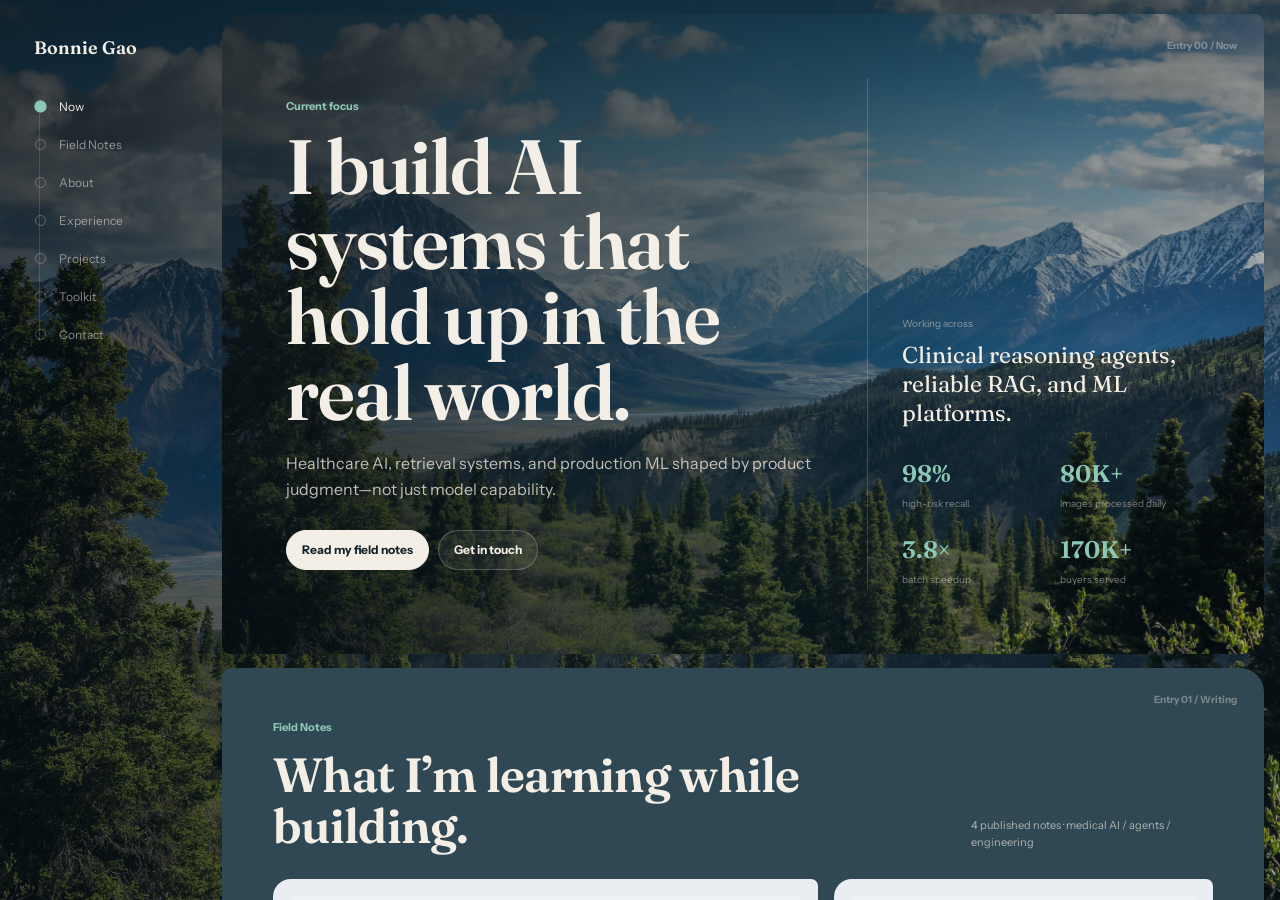
<file: index.html>
<!DOCTYPE html>
<html lang="en">
<head>
  <meta charset="UTF-8" />
  <meta name="viewport" content="width=device-width, initial-scale=1.0" />
  <meta name="description" content="Bonnie Gao's field notes and selected work across AI, healthcare, product, and production engineering." />
  <meta name="theme-color" content="#13232a" />
  <meta property="og:title" content="Bonnie Gao | Field Notes & Work" />
  <meta property="og:description" content="Notes and selected work across applied AI, product judgment, and production engineering." />
  <meta property="og:type" content="website" />
  <meta property="og:image" content="assets/mountain-river-background.jpg" />
  <title>Bonnie Gao | Field Notes &amp; Work</title>
  <script>
    window.__initialHash = location.hash;
    if (window.__initialHash) history.replaceState(null, "", location.pathname + location.search);
  </script>
  <link rel="preconnect" href="https://fonts.googleapis.com">
  <link rel="preconnect" href="https://fonts.gstatic.com" crossorigin>
  <link href="https://fonts.googleapis.com/css2?family=Fraunces:opsz,wght@9..144,500;9..144,620;9..144,720&family=Instrument+Sans:ital,wght@0,400..800;1,400..800&display=swap" rel="stylesheet">
  <style>
    :root {
      --sidebar: #13232a;
      --sidebar-soft: #1b3037;
      --canvas: #dfe5e2;
      --paper: #f8f7f2;
      --paper-cool: #edf2ef;
      --ink: #17242a;
      --muted: #66757a;
      --line: rgba(23, 36, 42, 0.14);
      --water: #8dc8b7;
      --water-dark: #387a6e;
      --clay: #bd7658;
      --cream: #f4efe6;
      --sidebar-width: 210px;
      --radius-a: 24px 9px 24px 9px;
      --radius-b: 9px 24px 9px 24px;
      --max: 1120px;
    }

    * {
      box-sizing: border-box;
      margin: 0;
      padding: 0;
    }

    html {
      scroll-behavior: smooth;
    }

    body {
      height: 100vh;
      overflow: hidden;
      background: var(--canvas);
      color: var(--ink);
      font-family: "Instrument Sans", ui-sans-serif, system-ui, -apple-system, BlinkMacSystemFont, "Segoe UI", sans-serif;
      font-size: 14px;
      line-height: 1.55;
    }

    body.menu-open {
      overflow: hidden;
    }

    a {
      color: inherit;
      text-decoration: none;
    }

    img {
      display: block;
      max-width: 100%;
    }

    button,
    summary {
      font: inherit;
    }

    button {
      color: inherit;
    }

    :focus-visible {
      outline: 2px solid var(--water);
      outline-offset: 4px;
    }

    .sidebar {
      position: fixed;
      z-index: 40;
      inset: 0 auto 0 0;
      width: var(--sidebar-width);
      padding: 30px 27px 25px;
      display: flex;
      flex-direction: column;
      color: var(--cream);
      background:
        linear-gradient(180deg, rgba(19, 35, 42, 0.92), rgba(19, 35, 42, 0.98)),
        url("assets/canyon-wide.jpg") center / cover;
      border-right: 1px solid rgba(255, 255, 255, 0.08);
    }

    .identity {
      display: grid;
      grid-template-columns: 48px 1fr;
      gap: 13px;
      align-items: center;
    }

    .identity-photo {
      width: 48px;
      height: 48px;
      border-radius: 50%;
      object-fit: cover;
      object-position: 50% 45%;
      border: 1px solid rgba(244, 239, 230, 0.35);
    }

    .identity-name {
      display: block;
      font-family: "Fraunces", Georgia, serif;
      font-size: 20px;
      font-weight: 620;
      line-height: 1.1;
    }

    .identity-role {
      display: block;
      margin-top: 4px;
      color: rgba(244, 239, 230, 0.6);
      font-size: 11px;
    }

    .availability {
      display: flex;
      align-items: center;
      gap: 8px;
      margin-top: 25px;
      padding: 10px 11px;
      border: 1px solid rgba(141, 200, 183, 0.2);
      border-radius: 9px;
      background: rgba(141, 200, 183, 0.08);
      color: rgba(244, 239, 230, 0.72);
      font-size: 11px;
    }

    .availability-dot {
      width: 7px;
      height: 7px;
      flex: 0 0 auto;
      border-radius: 50%;
      background: var(--water);
      box-shadow: 0 0 0 4px rgba(141, 200, 183, 0.1);
    }

    .nav-caption {
      margin: 34px 0 14px;
      color: rgba(244, 239, 230, 0.42);
      font-size: 10px;
      font-weight: 760;
    }

    .side-nav {
      position: relative;
      list-style: none;
    }

    .side-nav::before {
      content: "";
      position: absolute;
      top: 13px;
      bottom: 13px;
      left: 5px;
      width: 1px;
      background: rgba(244, 239, 230, 0.14);
    }

    .side-nav a {
      position: relative;
      min-height: 38px;
      padding: 9px 0 9px 25px;
      display: flex;
      align-items: center;
      justify-content: space-between;
      gap: 12px;
      color: rgba(244, 239, 230, 0.54);
      font-size: 12px;
      transition: color 160ms ease;
    }

    .side-nav a::before {
      content: "";
      position: absolute;
      z-index: 1;
      left: 1px;
      width: 9px;
      height: 9px;
      border: 1px solid rgba(244, 239, 230, 0.28);
      border-radius: 50%;
      background: var(--sidebar);
      transition: background 160ms ease, border-color 160ms ease, transform 160ms ease;
    }

    .side-nav a span {
      color: rgba(244, 239, 230, 0.28);
      font-size: 10px;
    }

    .side-nav a:hover,
    .side-nav a.active {
      color: var(--cream);
    }

    .side-nav a.active::before {
      border-color: var(--water);
      background: var(--water);
      transform: scale(1.12);
    }

    .side-nav a.active span {
      color: var(--water);
    }

    .sidebar-foot {
      margin-top: auto;
      padding-top: 20px;
      border-top: 1px solid rgba(244, 239, 230, 0.12);
    }

    .sidebar-links {
      display: flex;
      flex-wrap: wrap;
      gap: 7px 14px;
      color: rgba(244, 239, 230, 0.62);
      font-size: 11px;
    }

    .sidebar-links a:hover {
      color: var(--cream);
    }

    .sidebar-copy {
      margin-top: 14px;
      color: rgba(244, 239, 230, 0.28);
      font-size: 9px;
    }

    .mobile-bar {
      display: none;
    }

    .stream {
      position: relative;
      height: 100vh;
      margin-left: var(--sidebar-width);
      padding: 22px 22px 60px;
      overflow-y: auto;
      scroll-behavior: smooth;
      scroll-snap-type: y proximity;
      scrollbar-color: rgba(23, 36, 42, 0.28) transparent;
      scrollbar-width: thin;
      background:
        linear-gradient(rgba(255,255,255,0.16) 1px, transparent 1px),
        linear-gradient(90deg, rgba(255,255,255,0.16) 1px, transparent 1px),
        var(--canvas);
      background-size: 32px 32px;
    }

    .stream::-webkit-scrollbar {
      width: 8px;
    }

    .stream::-webkit-scrollbar-thumb {
      border: 2px solid transparent;
      border-radius: 99px;
      background: rgba(23, 36, 42, 0.25);
      background-clip: padding-box;
    }

    .log-card {
      position: relative;
      width: min(100%, var(--max));
      min-height: calc(100vh - 44px);
      margin: 0 auto 22px;
      padding: clamp(34px, 5vw, 68px);
      overflow: hidden;
      scroll-snap-align: start;
      scroll-margin-top: 22px;
      border: 1px solid rgba(23, 36, 42, 0.1);
      border-radius: var(--radius-a);
      background: var(--paper);
      box-shadow: 0 12px 36px rgba(23, 36, 42, 0.08);
    }

    .log-card:nth-of-type(even) {
      border-radius: var(--radius-b);
    }

    .log-index {
      position: absolute;
      top: 24px;
      right: 27px;
      color: rgba(23, 36, 42, 0.36);
      font-size: 10px;
      font-weight: 720;
    }

    .section-label {
      margin-bottom: 14px;
      color: var(--water-dark);
      font-size: 11px;
      font-weight: 760;
    }

    h1,
    h2,
    h3 {
      font-family: "Fraunces", Georgia, serif;
      font-weight: 620;
      letter-spacing: -0.015em;
    }

    h1 {
      max-width: 700px;
      font-size: clamp(46px, 6vw, 78px);
      line-height: 0.98;
    }

    .section-title {
      max-width: 740px;
      font-size: clamp(30px, 4vw, 48px);
      line-height: 1.05;
    }

    .section-intro {
      max-width: 620px;
      margin-top: 16px;
      color: var(--muted);
      font-size: 14px;
    }

    .intro-card {
      min-height: min(640px, calc(100vh - 44px));
      display: grid;
      grid-template-columns: minmax(0, 1.15fr) minmax(260px, 0.72fr);
      gap: 50px;
      align-items: center;
      color: var(--cream);
      border-color: rgba(255, 255, 255, 0.1);
      background:
        linear-gradient(90deg, rgba(11, 24, 30, 0.97) 0%, rgba(16, 35, 42, 0.9) 55%, rgba(16, 35, 42, 0.56) 100%),
        url("assets/hero-canyon.jpg") center / cover;
    }

    .intro-card .log-index {
      color: rgba(244, 239, 230, 0.38);
    }

    .intro-card .section-label {
      color: var(--water);
    }

    .intro-deck {
      max-width: 590px;
      margin-top: 21px;
      color: rgba(244, 239, 230, 0.76);
      font-size: 16px;
      line-height: 1.6;
    }

    .intro-actions,
    .contact-actions {
      display: flex;
      flex-wrap: wrap;
      gap: 9px;
      margin-top: 28px;
    }

    .pill-link {
      min-height: 40px;
      padding: 0 15px;
      display: inline-flex;
      align-items: center;
      gap: 9px;
      border: 1px solid rgba(244, 239, 230, 0.24);
      border-radius: 999px;
      background: rgba(255, 255, 255, 0.06);
      font-size: 12px;
      font-weight: 720;
      transition: background 160ms ease, border-color 160ms ease;
    }

    .pill-link:hover {
      border-color: rgba(141, 200, 183, 0.72);
      background: rgba(141, 200, 183, 0.12);
    }

    .pill-link.primary {
      border-color: var(--cream);
      background: var(--cream);
      color: var(--sidebar);
    }

    .intro-side {
      align-self: stretch;
      padding-left: 34px;
      display: flex;
      flex-direction: column;
      justify-content: flex-end;
      border-left: 1px solid rgba(244, 239, 230, 0.18);
    }

    .current-focus {
      color: rgba(244, 239, 230, 0.48);
      font-size: 10px;
    }

    .focus-text {
      margin-top: 10px;
      font-family: "Fraunces", Georgia, serif;
      font-size: 23px;
      line-height: 1.25;
    }

    .metrics {
      margin-top: 28px;
      display: grid;
      grid-template-columns: repeat(2, 1fr);
      gap: 17px;
    }

    .metric strong {
      display: block;
      color: var(--water);
      font-family: "Fraunces", Georgia, serif;
      font-size: 24px;
      font-weight: 620;
    }

    .metric span {
      color: rgba(244, 239, 230, 0.48);
      font-size: 10px;
      line-height: 1.35;
    }

    .notes-section {
      padding: clamp(30px, 4vw, 54px);
      background: #f0f2ed;
    }

    .notes-heading {
      margin-bottom: 28px;
      display: flex;
      align-items: end;
      justify-content: space-between;
      gap: 30px;
    }

    .notes-count {
      color: var(--muted);
      font-size: 11px;
    }

    .notes-grid {
      display: grid;
      grid-template-columns: minmax(0, 1.18fr) minmax(300px, 0.82fr);
      gap: 16px;
    }

    .note-entry {
      position: relative;
      min-height: 480px;
      overflow: hidden;
      display: flex;
      flex-direction: column;
      border-radius: 18px 7px 18px 7px;
      transition: transform 180ms ease;
    }

    .note-entry:hover {
      transform: translateY(-3px);
    }

    .note-entry.featured {
      display: grid;
      grid-template-columns: minmax(0, 1.08fr) minmax(210px, 0.72fr);
      grid-template-areas: "content figure";
      color: var(--cream);
      background: #10343a;
    }

    .note-entry.featured::after {
      display: none;
    }

    .featured-content {
      grid-area: content;
      min-width: 0;
      padding: 30px;
      display: flex;
      flex-direction: column;
    }

    .note-figure.featured-figure {
      grid-area: figure;
      height: 100%;
      padding: 0;
      border-right: 0;
      border-bottom: 0;
      border-left: 1px solid rgba(244, 239, 230, 0.12);
      background: #233a44;
    }

    .note-figure.featured-figure img {
      width: 100%;
      height: 100%;
      object-fit: contain;
      object-position: center;
    }

    .note-entry.featured .note-title {
      margin-top: 24px;
      font-size: clamp(27px, 2.5vw, 36px);
      line-height: 1.05;
    }

    .note-entry.featured .note-read {
      margin-top: auto;
      padding-top: 24px;
    }

    .note-meta {
      position: relative;
      z-index: 1;
      display: flex;
      flex-wrap: wrap;
      gap: 7px;
      color: rgba(244, 239, 230, 0.54);
      font-size: 10px;
    }

    .note-title {
      position: relative;
      z-index: 1;
      max-width: 620px;
      margin-top: auto;
      font-size: clamp(29px, 3.8vw, 46px);
      line-height: 1.03;
    }

    .note-summary {
      position: relative;
      z-index: 1;
      max-width: 540px;
      margin-top: 16px;
      color: rgba(244, 239, 230, 0.66);
      font-size: 13px;
    }

    .note-read {
      position: relative;
      z-index: 1;
      width: fit-content;
      margin-top: 25px;
      padding-bottom: 3px;
      border-bottom: 1px solid currentColor;
      color: var(--water);
      font-size: 11px;
      font-weight: 760;
    }

    .note-entry.secondary {
      border: 1px solid var(--line);
      background: var(--paper);
    }

    .note-figure {
      height: 184px;
      padding: 18px;
      display: grid;
      place-items: center;
      overflow: hidden;
      border-bottom: 1px solid rgba(244, 239, 230, 0.12);
      background: #e9eef2;
    }

    .note-figure img {
      width: 100%;
      max-width: none;
      object-fit: contain;
    }

    .note-entry.secondary .note-content {
      flex: 1;
      padding: 30px;
      display: flex;
      flex-direction: column;
    }

    .note-entry.secondary .note-meta {
      color: var(--muted);
    }

    .note-entry.secondary .note-title {
      margin-top: 19px;
      font-size: clamp(25px, 3vw, 35px);
    }

    .note-entry.secondary .note-summary {
      color: var(--muted);
    }

    .note-entry.secondary .note-read {
      margin-top: auto;
      padding-top: 22px;
      color: var(--water-dark);
    }

    .about-layout {
      margin-top: 34px;
      display: grid;
      grid-template-columns: minmax(0, 1.15fr) minmax(290px, 0.85fr);
      gap: 54px;
    }

    .about-copy {
      max-width: 670px;
      display: grid;
      gap: 14px;
      color: #415157;
      font-size: 13px;
      line-height: 1.7;
    }

    .fact-list {
      border-top: 1px solid var(--line);
    }

    .fact-row {
      padding: 14px 0;
      display: grid;
      grid-template-columns: 90px 1fr;
      gap: 15px;
      border-bottom: 1px solid var(--line);
      font-size: 11px;
    }

    .fact-row dt {
      color: var(--muted);
    }

    .fact-row dd {
      color: var(--ink);
      font-weight: 650;
    }

    .principle-strip {
      margin-top: 34px;
      display: grid;
      grid-template-columns: repeat(3, 1fr);
      gap: 12px;
    }

    .principle-mini {
      padding: 17px;
      border-left: 2px solid var(--water);
      background: var(--paper-cool);
    }

    .principle-mini strong {
      display: block;
      margin-bottom: 6px;
      font-family: "Fraunces", Georgia, serif;
      font-size: 16px;
    }

    .principle-mini p {
      color: var(--muted);
      font-size: 10px;
    }

    .experience-card {
      background: #f6f5ef;
    }

    .experience-list {
      margin-top: 34px;
      border-top: 1px solid var(--line);
    }

    .experience-row {
      padding: 19px 0;
      display: grid;
      grid-template-columns: 142px minmax(220px, 0.72fr) minmax(0, 1fr);
      gap: 24px;
      border-bottom: 1px solid var(--line);
      align-items: start;
    }

    .experience-time {
      color: var(--muted);
      font-size: 10px;
    }

    .experience-role h3 {
      font-size: 18px;
      line-height: 1.15;
    }

    .experience-org {
      margin-top: 5px;
      color: var(--water-dark);
      font-size: 10px;
      font-weight: 700;
    }

    .experience-row > p {
      color: #536167;
      font-size: 11px;
      line-height: 1.62;
    }

    .projects-card {
      color: var(--cream);
      border-color: rgba(255, 255, 255, 0.08);
      background: var(--sidebar);
    }

    .projects-card .log-index {
      color: rgba(244, 239, 230, 0.28);
    }

    .projects-card .section-label {
      color: var(--water);
    }

    .projects-card .section-intro {
      color: rgba(244, 239, 230, 0.58);
    }

    .project-list {
      margin-top: 34px;
      display: grid;
      grid-template-columns: repeat(2, minmax(0, 1fr));
      border-top: 1px solid rgba(244, 239, 230, 0.14);
      border-left: 1px solid rgba(244, 239, 230, 0.14);
    }

    .project-item {
      min-height: 184px;
      padding: 22px;
      border-right: 1px solid rgba(244, 239, 230, 0.14);
      border-bottom: 1px solid rgba(244, 239, 230, 0.14);
    }

    .project-type {
      color: var(--water);
      font-size: 9px;
    }

    .project-item h3 {
      margin-top: 25px;
      font-size: 22px;
      line-height: 1.05;
    }

    .project-item p {
      margin-top: 10px;
      color: rgba(244, 239, 230, 0.56);
      font-size: 10px;
    }

    .archive-link {
      width: fit-content;
      margin-top: 24px;
      display: inline-flex;
      align-items: center;
      gap: 10px;
      color: var(--water);
      font-size: 11px;
      font-weight: 740;
    }

    .skills-card {
      background: #eaf0ed;
    }

    .skills-layout {
      margin-top: 34px;
      display: grid;
      grid-template-columns: repeat(4, minmax(0, 1fr));
      gap: 12px;
    }

    .skill-group {
      padding: 20px;
      border: 1px solid var(--line);
      border-radius: 7px 16px 7px 16px;
      background: rgba(248, 247, 242, 0.7);
    }

    .skill-group h3 {
      margin-bottom: 15px;
      font-size: 18px;
    }

    .skill-group p {
      color: var(--muted);
      font-size: 10px;
      line-height: 1.65;
    }

    .contact-card {
      min-height: min(560px, calc(100vh - 44px));
      display: grid;
      grid-template-columns: minmax(0, 1fr) auto;
      gap: 48px;
      align-items: end;
      color: var(--cream);
      border-color: rgba(255, 255, 255, 0.1);
      background:
        linear-gradient(90deg, rgba(14, 29, 35, 0.92), rgba(14, 29, 35, 0.52)),
        url("assets/canyon-wide.jpg") center / cover;
    }

    .contact-card .log-index {
      color: rgba(244, 239, 230, 0.34);
    }

    .contact-card .section-label {
      color: var(--water);
    }

    .contact-card .section-intro {
      color: rgba(244, 239, 230, 0.65);
    }

    .contact-stamp {
      min-width: 180px;
      padding: 20px;
      border: 1px solid rgba(244, 239, 230, 0.2);
      border-radius: 50%;
      text-align: center;
      color: rgba(244, 239, 230, 0.66);
      font-size: 10px;
      transform: rotate(-4deg);
    }

    .contact-stamp strong {
      display: block;
      color: var(--cream);
      font-family: "Fraunces", Georgia, serif;
      font-size: 18px;
    }

    /* Visual continuity: one landscape, different masks. */
    body {
      background:
        linear-gradient(120deg, rgba(7, 17, 23, 0.7), rgba(18, 39, 49, 0.38)),
        url("assets/mountain-river-background.jpg") center / cover fixed;
    }

    .sidebar {
      inset: 14px auto 14px 14px;
      padding: 24px 20px 21px;
      border: 0;
      border-radius: 0;
      background: transparent;
      box-shadow: none;
      backdrop-filter: none;
    }

    .identity {
      display: block;
    }

    .sidebar nav {
      margin-top: 30px;
    }

    .identity-name {
      font-size: 18px;
    }

    .side-nav a::before {
      background: transparent;
    }

    .stream {
      margin-left: calc(var(--sidebar-width) - 2px);
      padding: 14px 16px 54px 14px;
      background: transparent;
    }

    .log-card {
      width: min(100%, 1180px);
      min-height: calc(100vh - 28px);
      margin-bottom: 14px;
      color: var(--cream);
      border: 0;
      background: rgba(9, 25, 33, 0.56);
      box-shadow: none;
      backdrop-filter: blur(11px) saturate(106%);
      scroll-margin-top: 14px;
    }

    .log-card::before {
      content: "";
      position: absolute;
      z-index: -1;
      inset: 0;
      background: linear-gradient(135deg, rgba(255, 255, 255, 0.035), transparent 42%);
      pointer-events: none;
    }

    .log-index {
      color: rgba(244, 239, 230, 0.38);
    }

    .section-label {
      color: var(--water);
    }

    .section-intro,
    .notes-count {
      color: rgba(244, 239, 230, 0.64);
    }

    .intro-card {
      min-height: min(640px, calc(100vh - 28px));
      background:
        linear-gradient(90deg, rgba(7, 17, 23, 0.78) 0%, rgba(12, 31, 39, 0.58) 58%, rgba(13, 34, 43, 0.27) 100%),
        url("assets/mountain-river-background.jpg") center / cover;
    }

    .notes-section {
      background: #304854;
      backdrop-filter: none;
    }

    .notes-section::before {
      display: none;
    }

    .note-entry.featured {
      border: 0;
      background: #4b6570;
    }

    .note-entry.secondary {
      color: var(--cream);
      border: 0;
      background: #3d5662;
    }

    .note-entry.secondary .note-content {
      background: transparent;
    }

    .note-entry.secondary .note-meta,
    .note-entry.secondary .note-summary {
      color: rgba(244, 239, 230, 0.6);
    }

    .note-entry.secondary .note-read {
      color: var(--water);
    }

    #about {
      background:
        linear-gradient(90deg, rgba(8, 20, 27, 0.78), rgba(20, 38, 45, 0.56)),
        url("assets/canyon-wide.jpg") center 48% / cover;
    }

    .about-copy,
    .fact-row dd {
      color: rgba(244, 239, 230, 0.78);
    }

    .fact-row,
    .fact-list {
      border-color: rgba(244, 239, 230, 0.16);
    }

    .fact-row dt {
      color: rgba(244, 239, 230, 0.46);
    }

    .principle-mini {
      border-left-color: var(--water);
      background: rgba(7, 23, 30, 0.34);
    }

    .principle-mini p {
      color: rgba(244, 239, 230, 0.56);
    }

    .experience-card {
      background:
        linear-gradient(110deg, rgba(7, 20, 27, 0.8), rgba(16, 39, 48, 0.54)),
        url("assets/hero-canyon.jpg") center 64% / cover;
    }

    .experience-list,
    .experience-row {
      border-color: rgba(244, 239, 230, 0.16);
    }

    .experience-time {
      color: rgba(244, 239, 230, 0.46);
    }

    .experience-row > p {
      color: rgba(244, 239, 230, 0.64);
    }

    .experience-org {
      color: var(--water);
    }

    .projects-card {
      background:
        linear-gradient(110deg, rgba(8, 20, 27, 0.82), rgba(25, 38, 43, 0.6)),
        url("assets/canyon-wide.jpg") center / cover;
    }

    .skills-card {
      background:
        linear-gradient(100deg, rgba(8, 22, 29, 0.82), rgba(15, 43, 49, 0.56)),
        url("assets/climbing-water.jpg") center 35% / cover;
    }

    .skill-group {
      border: 0;
      background: rgba(7, 22, 29, 0.42);
    }

    .skill-group p {
      color: rgba(244, 239, 230, 0.6);
    }

    .contact-card {
      min-height: min(560px, calc(100vh - 28px));
      background:
        linear-gradient(90deg, rgba(7, 19, 25, 0.76), rgba(14, 34, 42, 0.34)),
        url("assets/hero-canyon.jpg") center 56% / cover;
    }

    @media (min-width: 981px) {
      .stream {
        scroll-snap-type: y mandatory;
      }
    }

    @media (max-width: 1120px) {
      :root {
        --sidebar-width: 198px;
      }

      .sidebar {
        padding-right: 17px;
        padding-left: 17px;
      }

      .log-card {
        padding: 42px;
      }

      .notes-grid {
        grid-template-columns: 1fr;
      }

      .note-entry {
        min-height: 400px;
      }

      .note-entry.secondary {
        min-height: 360px;
        display: grid;
        grid-template-columns: 42% 1fr;
      }

      .note-entry.featured {
        grid-template-columns: minmax(0, 1.1fr) minmax(260px, 0.72fr);
      }

      .note-figure {
        height: 100%;
        border-right: 1px solid rgba(244, 239, 230, 0.12);
        border-bottom: 0;
      }

      .note-figure img {
        width: 780px;
      }

      .about-layout {
        gap: 36px;
      }

      .experience-row {
        grid-template-columns: 112px minmax(200px, 0.78fr) 1fr;
        gap: 18px;
      }

      .skills-layout {
        grid-template-columns: repeat(2, 1fr);
      }
    }

    @media (max-width: 820px) {
      body {
        overflow: hidden;
      }

      .mobile-bar {
        position: fixed;
        z-index: 50;
        inset: 0 0 auto 0;
        height: 64px;
        padding: 0 16px;
        display: flex;
        align-items: center;
        justify-content: space-between;
        color: var(--cream);
        background: rgba(19, 35, 42, 0.95);
        backdrop-filter: blur(16px);
        border-bottom: 1px solid rgba(255, 255, 255, 0.08);
      }

      .mobile-name {
        font-family: "Fraunces", Georgia, serif;
        font-size: 18px;
      }

      .menu-toggle {
        width: 39px;
        height: 39px;
        display: grid;
        place-items: center;
        border: 1px solid rgba(244, 239, 230, 0.18);
        border-radius: 50%;
        background: transparent;
        cursor: pointer;
      }

      .menu-toggle span,
      .menu-toggle span::before,
      .menu-toggle span::after {
        width: 16px;
        height: 1px;
        display: block;
        background: var(--cream);
      }

      .menu-toggle span {
        position: relative;
      }

      .menu-toggle span::before,
      .menu-toggle span::after {
        content: "";
        position: absolute;
        left: 0;
      }

      .menu-toggle span::before { top: -5px; }
      .menu-toggle span::after { top: 5px; }

      .menu-open .menu-toggle span { background: transparent; }
      .menu-open .menu-toggle span::before { top: 0; transform: rotate(45deg); }
      .menu-open .menu-toggle span::after { top: 0; transform: rotate(-45deg); }

      .sidebar {
        inset: 0 auto 0 0;
        width: min(82vw, 300px);
        padding-top: 84px;
        transform: translateX(-105%);
        transition: transform 200ms ease;
        box-shadow: 18px 0 50px rgba(5, 15, 20, 0.25);
      }

      .menu-open .sidebar {
        transform: translateX(0);
      }

      .stream {
        margin-left: 0;
        padding: 76px 12px 44px;
        overflow-x: hidden;
        scroll-padding-top: 76px;
      }

      .log-card {
        min-height: auto;
        margin-bottom: 12px;
        padding: 32px 24px;
        scroll-margin-top: 76px;
      }

      .intro-card {
        min-height: 610px;
        grid-template-columns: 1fr;
        gap: 34px;
        align-content: end;
      }

      .intro-side {
        align-self: auto;
        padding: 24px 0 0;
        border-top: 1px solid rgba(244, 239, 230, 0.18);
        border-left: 0;
      }

      .notes-section {
        padding: 30px 18px;
      }

      .notes-heading {
        align-items: start;
        flex-direction: column;
        gap: 8px;
      }

      .note-entry.secondary {
        display: flex;
      }

      .note-entry.featured {
        display: flex;
        flex-direction: column;
      }

      .note-figure.featured-figure {
        order: -1;
        height: 230px;
        flex: 0 0 230px;
        border-left: 0;
        border-bottom: 1px solid rgba(244, 239, 230, 0.12);
      }

      .note-figure {
        height: 170px;
        border-right: 0;
        border-bottom: 1px solid rgba(244, 239, 230, 0.12);
      }

      .note-figure img {
        width: 100%;
        max-width: 100%;
      }

      .about-layout,
      .contact-card {
        grid-template-columns: 1fr;
      }

      .principle-strip,
      .skills-layout {
        grid-template-columns: 1fr;
      }

      .experience-row {
        grid-template-columns: 1fr;
        gap: 7px;
      }

      .project-list {
        grid-template-columns: 1fr;
      }

      .contact-card {
        min-height: 520px;
        align-content: end;
      }

      .contact-stamp {
        display: none;
      }
    }

    @media (max-width: 480px) {
      h1 {
        font-size: 45px;
      }

      .section-title {
        font-size: 31px;
      }

      .metrics {
        grid-template-columns: repeat(2, 1fr);
      }

      .note-entry {
        min-height: 430px;
      }

      .featured-content {
        padding: 24px;
      }

      .note-title {
        font-size: 30px;
      }

      .fact-row {
        grid-template-columns: 72px 1fr;
      }
    }

    @media (prefers-reduced-motion: reduce) {
      *,
      *::before,
      *::after {
        scroll-behavior: auto !important;
        transition-duration: 0.001ms !important;
      }
    }
  </style>
</head>
<body>
  <div class="mobile-bar">
    <a class="mobile-name" href="#home">Bonnie Gao</a>
    <button class="menu-toggle" type="button" aria-label="Open log index" aria-expanded="false"><span aria-hidden="true"></span></button>
  </div>

  <aside class="sidebar" aria-label="Log index">
    <a class="identity" href="#home">
      <span class="identity-name">Bonnie Gao</span>
    </a>

    <nav>
      <ol class="side-nav">
        <li><a class="active" href="#home">Now</a></li>
        <li><a href="#field-notes">Field Notes</a></li>
        <li><a href="#about">About</a></li>
        <li><a href="#experience">Experience</a></li>
        <li><a href="#projects">Projects</a></li>
        <li><a href="#skills">Toolkit</a></li>
        <li><a href="#contact">Contact</a></li>
      </ol>
    </nav>

  </aside>

  <main class="stream" id="stream">
    <section class="log-card intro-card" id="home" aria-labelledby="home-title">
      <div class="log-index">Entry 00 / Now</div>
      <div>
        <div class="section-label">Current focus</div>
        <h1 id="home-title">I build AI systems that hold up in the real world.</h1>
        <p class="intro-deck">Healthcare AI, retrieval systems, and production ML shaped by product judgment—not just model capability.</p>
        <div class="intro-actions">
          <a class="pill-link primary" href="#field-notes">Read my field notes</a>
          <a class="pill-link" href="mailto:0721gqh@gmail.com">Get in touch</a>
        </div>
      </div>
      <aside class="intro-side">
        <div class="current-focus">Working across</div>
        <div class="focus-text">Clinical reasoning agents, reliable RAG, and ML platforms.</div>
        <div class="metrics" aria-label="Selected impact">
          <div class="metric"><strong>98%</strong><span>high-risk recall</span></div>
          <div class="metric"><strong>80K+</strong><span>images processed daily</span></div>
          <div class="metric"><strong>3.8×</strong><span>batch speedup</span></div>
          <div class="metric"><strong>170K+</strong><span>buyers served</span></div>
        </div>
      </aside>
    </section>

    <section class="log-card notes-section" id="field-notes" aria-labelledby="notes-title">
      <div class="log-index">Entry 01 / Writing</div>
      <header class="notes-heading">
        <div><div class="section-label">Field Notes</div><h2 class="section-title" id="notes-title">What I’m learning while building.</h2></div>
        <p class="notes-count">4 published notes · medical AI / agents / engineering</p>
      </header>

      <div class="notes-grid">
        <a class="note-entry secondary" href="field-notes/assessment-management-loops.html">
          <div class="note-figure"><img src="assets/field-notes/medical-loops/assessment-management-loop.svg" alt="Clinical assessment and care management loops around a shared patient state" /></div>
          <div class="note-content">
            <div class="note-meta"><span>Note 04</span><span>Patient-facing AI</span><span>6 min</span></div>
            <h3 class="note-title">Assessment and Management: Two Interacting Loops</h3>
            <p class="note-summary">Why a useful care system must distinguish what was recommended, what happened, and what changed afterward.</p>
            <span class="note-read">Read the note</span>
          </div>
        </a>

        <a class="note-entry secondary" href="field-notes/decision-discovery-loop-in-medicine.html">
          <div class="note-figure"><img src="assets/field-notes/medical-loops/decision-discovery-loop.svg" alt="Patient-level care loop connected to population-level medical discovery" /></div>
          <div class="note-content">
            <div class="note-meta"><span>Note 03</span><span>Medical AI</span><span>6 min</span></div>
            <h3 class="note-title">A Unified Decision and Discovery Loop in Medicine</h3>
            <p class="note-summary">Connecting patient-level decisions with population-level learning without confusing individual feedback with general evidence.</p>
            <span class="note-read">Read the note</span>
          </div>
        </a>

        <a class="note-entry featured" href="field-notes/deepseek-superagent.html">
          <div class="note-figure featured-figure"><img src="assets/field-notes/superagent/01.png" alt="Super-agent reading notes cover" /></div>
          <div class="featured-content">
            <div class="note-meta"><span>Note 02</span><span>Agent systems</span><span>Reading notes</span></div>
            <h3 class="note-title">Super-agent 设计探索：迈向更自主的 Agent 系统</h3>
            <p class="note-summary">Why persistent agents at scale still depend on the fundamentals of systems design: routing, state, recovery, and clear experimental limits.</p>
            <span class="note-read">Read the note</span>
          </div>
        </a>

        <a class="note-entry secondary" href="field-notes/rag-system-layer-by-layer.html">
          <div class="note-figure"><img src="assets/rag-system-layers-diagram.png" alt="Seven-layer production RAG system diagram" /></div>
          <div class="note-content">
            <div class="note-meta"><span>Note 01</span><span>AI + engineering</span><span>8 min</span></div>
            <h3 class="note-title">Designing a RAG System, Layer by Layer</h3>
            <p class="note-summary">The pipeline behind a production system, and the question worth asking at each layer.</p>
            <span class="note-read">Read the note</span>
          </div>
        </a>
      </div>
    </section>

    <section class="log-card" id="about" aria-labelledby="about-title">
      <div class="log-index">Entry 02 / Context</div>
      <div class="section-label">About</div>
      <h2 class="section-title" id="about-title">Product instincts, engineering depth.</h2>
      <p class="section-intro">My work sits where model capability, workflow design, and production constraints meet.</p>

      <div class="about-layout">
        <div class="about-copy">
          <p>I started in product management, discovering user needs and shaping solutions. I moved deeper into engineering because I wanted to build those ideas, test their limits, and own what happens after the demo.</p>
          <p>At Harvard Medical School and Massachusetts General Hospital, I worked on clinical reasoning agents combining RAG, medical ontologies, graph traversal, and evidence-grounded LLM workflows.</p>
          <p>At United Imaging Intelligence America, I built ML infrastructure for medical image annotation, from model benchmarking and TensorRT acceleration to distributed scheduling and reliable high-volume pipelines.</p>
        </div>
        <dl class="fact-list">
          <div class="fact-row"><dt>Education</dt><dd>M.S. Computer Software Engineering, Northeastern</dd></div>
          <div class="fact-row"><dt>Research</dt><dd>Clinical RAG, ontologies, evidence-grounded reasoning</dd></div>
          <div class="fact-row"><dt>Engineering</dt><dd>Python, FastAPI, PyTorch, TensorRT, distributed systems</dd></div>
          <div class="fact-row"><dt>Product</dt><dd>Roadmaps, metrics, stakeholder alignment, B2B workflows</dd></div>
        </dl>
      </div>

      <div class="principle-strip" aria-label="Working principles">
        <div class="principle-mini"><strong>Ground the system</strong><p>Keep output tied to evidence, provenance, and evaluation.</p></div>
        <div class="principle-mini"><strong>Design for workflow</strong><p>Build around how people actually make decisions.</p></div>
        <div class="principle-mini"><strong>Ship reliably</strong><p>Make prototypes survive real traffic and real failure modes.</p></div>
      </div>
    </section>

    <section class="log-card experience-card" id="experience" aria-labelledby="experience-title">
      <div class="log-index">Entry 03 / Timeline</div>
      <div class="section-label">Experience</div>
      <h2 class="section-title" id="experience-title">A path from product systems to clinical AI.</h2>

      <div class="experience-list">
        <article class="experience-row">
          <div class="experience-time">May 2025 – Feb 2026</div>
          <div class="experience-role"><h3>Research Engineering Intern</h3><div class="experience-org">Harvard Medical School &amp; MGH</div></div>
          <p>Designed clinical RAG and graph reasoning pipelines across 2,000+ guidelines and 54K+ medical knowledge chunks.</p>
        </article>
        <article class="experience-row">
          <div class="experience-time">Jan 2025 – Apr 2025</div>
          <div class="experience-role"><h3>ML / Software Engineering Intern</h3><div class="experience-org">United Imaging Intelligence America</div></div>
          <p>Built medical imaging ML pipelines, TensorRT acceleration, distributed jobs, observability, and deployment tooling.</p>
        </article>
        <article class="experience-row">
          <div class="experience-time">2020 – 2023</div>
          <div class="experience-role"><h3>Software Engineer &amp; Product Leader</h3><div class="experience-org">Leyo Pharm / YSB Inc.</div></div>
          <p>Led pharmaceutical B2B systems spanning settlement, supplier onboarding, master data, and high-availability services.</p>
        </article>
        <article class="experience-row">
          <div class="experience-time">Education</div>
          <div class="experience-role"><h3>Software Engineering &amp; Technology Management</h3><div class="experience-org">Northeastern · Sun Yat-sen</div></div>
          <p>Engineering depth paired with product, operations, and technology management training.</p>
        </article>
      </div>
    </section>

    <section class="log-card projects-card" id="projects" aria-labelledby="projects-title">
      <div class="log-index">Entry 04 / Selected work</div>
      <div class="section-label">Projects</div>
      <h2 class="section-title" id="projects-title">Systems with measurable consequences.</h2>
      <p class="section-intro">A compact index of the problems, systems, and outcomes behind my work.</p>

      <div class="project-list">
        <article class="project-item"><div class="project-type">Healthcare AI</div><h3>Clinical Triage RAG Agent</h3><p>90% triage accuracy and 98% high-risk escalation coverage in a 500-patient pilot.</p></article>
        <article class="project-item"><div class="project-type">Medical Imaging ML</div><h3>Annotation ML Platform</h3><p>Supported 5 teams processing more than 80,000 images per day.</p></article>
        <article class="project-item"><div class="project-type">Platform Engineering</div><h3>Pharmaceutical B2B Platform</h3><p>Served 170,000+ buyers and maintained a 99.9% API success rate.</p></article>
        <article class="project-item"><div class="project-type">AI Product Systems</div><h3>Intelligent Supply Chain</h3><p>Improved supplier contracting efficiency by 30% across complex data workflows.</p></article>
      </div>
      <a class="archive-link" href="projects/index.html">Open six detailed product case studies <span aria-hidden="true">↗</span></a>
    </section>

    <section class="log-card skills-card" id="skills" aria-labelledby="skills-title">
      <div class="log-index">Entry 05 / Toolkit</div>
      <div class="section-label">Toolkit</div>
      <h2 class="section-title" id="skills-title">The tools behind the work.</h2>
      <p class="section-intro">Models, retrieval, backend services, infrastructure, and product strategy in one working stack.</p>

      <div class="skills-layout">
        <article class="skill-group"><h3>AI / ML</h3><p>PyTorch, TensorFlow, TensorRT, LangGraph, LangChain, LlamaIndex, Hugging Face, RAG, embeddings, evaluation, MLflow.</p></article>
        <article class="skill-group"><h3>Backend / Data</h3><p>Python, Java, FastAPI, Flask, Django, Spring Boot, TypeScript, PostgreSQL, MongoDB, Redis, Elasticsearch, Neo4j.</p></article>
        <article class="skill-group"><h3>Cloud / MLOps</h3><p>AWS, Azure, GCP, Docker, Kubernetes, Terraform, RabbitMQ, Celery, Prometheus, Grafana, CI/CD.</p></article>
        <article class="skill-group"><h3>Product</h3><p>Roadmaps, success metrics, stakeholder alignment, healthcare workflows, pharmaceutical B2B, data product operations.</p></article>
      </div>
    </section>

    <section class="log-card contact-card" id="contact" aria-labelledby="contact-title">
      <div class="log-index">Entry 06 / Contact</div>
      <div>
        <div class="section-label">Contact</div>
        <h2 class="section-title" id="contact-title">Let’s build useful AI systems.</h2>
        <p class="section-intro">I’m open to AI engineering, product-focused AI, healthcare AI, and intelligent systems opportunities.</p>
        <div class="contact-actions">
          <a class="pill-link primary" href="mailto:0721gqh@gmail.com">Email me</a>
          <a class="pill-link" href="https://www.linkedin.com/in/qiaohui-gao/" target="_blank" rel="noopener noreferrer">LinkedIn</a>
          <a class="pill-link" href="https://github.com/QiaohuiGao" target="_blank" rel="noopener noreferrer">GitHub</a>
        </div>
      </div>
      <div class="contact-stamp"><strong>Bonnie Gao</strong>AI builder<br>Boston, MA</div>
    </section>
  </main>

  <script>
    const body = document.body;
    const stream = document.querySelector(".stream");
    const menuToggle = document.querySelector(".menu-toggle");
    const navLinks = [...document.querySelectorAll(".side-nav a")];
    const internalLinks = [...document.querySelectorAll('a[href^="#"]')];
    const sections = navLinks.map((link) => document.querySelector(link.getAttribute("href"))).filter(Boolean);
    const reducedMotion = window.matchMedia("(prefers-reduced-motion: reduce)");

    function scrollToCard(target, behavior = "smooth") {
      const targetTop = target.getBoundingClientRect().top - stream.getBoundingClientRect().top + stream.scrollTop - 22;
      stream.scrollTo({
        top: Math.max(0, targetTop),
        behavior: reducedMotion.matches ? "auto" : behavior
      });
    }

    function setMenu(open) {
      body.classList.toggle("menu-open", open);
      menuToggle.setAttribute("aria-expanded", String(open));
      menuToggle.setAttribute("aria-label", open ? "Close log index" : "Open log index");
    }

    menuToggle.addEventListener("click", () => setMenu(!body.classList.contains("menu-open")));

    internalLinks.forEach((link) => {
      link.addEventListener("click", (event) => {
        const target = document.querySelector(link.getAttribute("href"));
        if (!target) return;
        event.preventDefault();
        scrollToCard(target);
        history.replaceState(null, "", link.getAttribute("href"));
        setMenu(false);
      });
    });

    document.addEventListener("keydown", (event) => {
      if (event.key === "Escape") setMenu(false);
    });

    const observer = new IntersectionObserver((entries) => {
      const visible = entries
        .filter((entry) => entry.isIntersecting)
        .sort((a, b) => b.intersectionRatio - a.intersectionRatio)[0];
      if (!visible) return;
      navLinks.forEach((link) => {
        link.classList.toggle("active", link.getAttribute("href") === `#${visible.target.id}`);
      });
    }, { root: stream, rootMargin: "-18% 0px -58% 0px", threshold: [0.1, 0.25, 0.5] });

    sections.forEach((section) => observer.observe(section));

    function settleInitialHash() {
      const targetHash = window.__initialHash || location.hash;
      if (!targetHash) return;
      const initialTarget = document.querySelector(targetHash);
      if (initialTarget) {
        window.scrollTo(0, 0);
        document.documentElement.scrollLeft = 0;
        document.body.scrollLeft = 0;
        stream.style.scrollSnapType = "none";
        scrollToCard(initialTarget, "auto");
        history.replaceState(null, "", targetHash);
        setTimeout(() => { stream.style.scrollSnapType = ""; }, 120);
      }
    }

    requestAnimationFrame(settleInitialHash);
    window.addEventListener("load", () => {
      settleInitialHash();
      if (document.fonts?.ready) document.fonts.ready.then(settleInitialHash);
    });

    window.addEventListener("resize", () => {
      if (window.innerWidth > 820) setMenu(false);
    });
  </script>
</body>
</html>
</file>
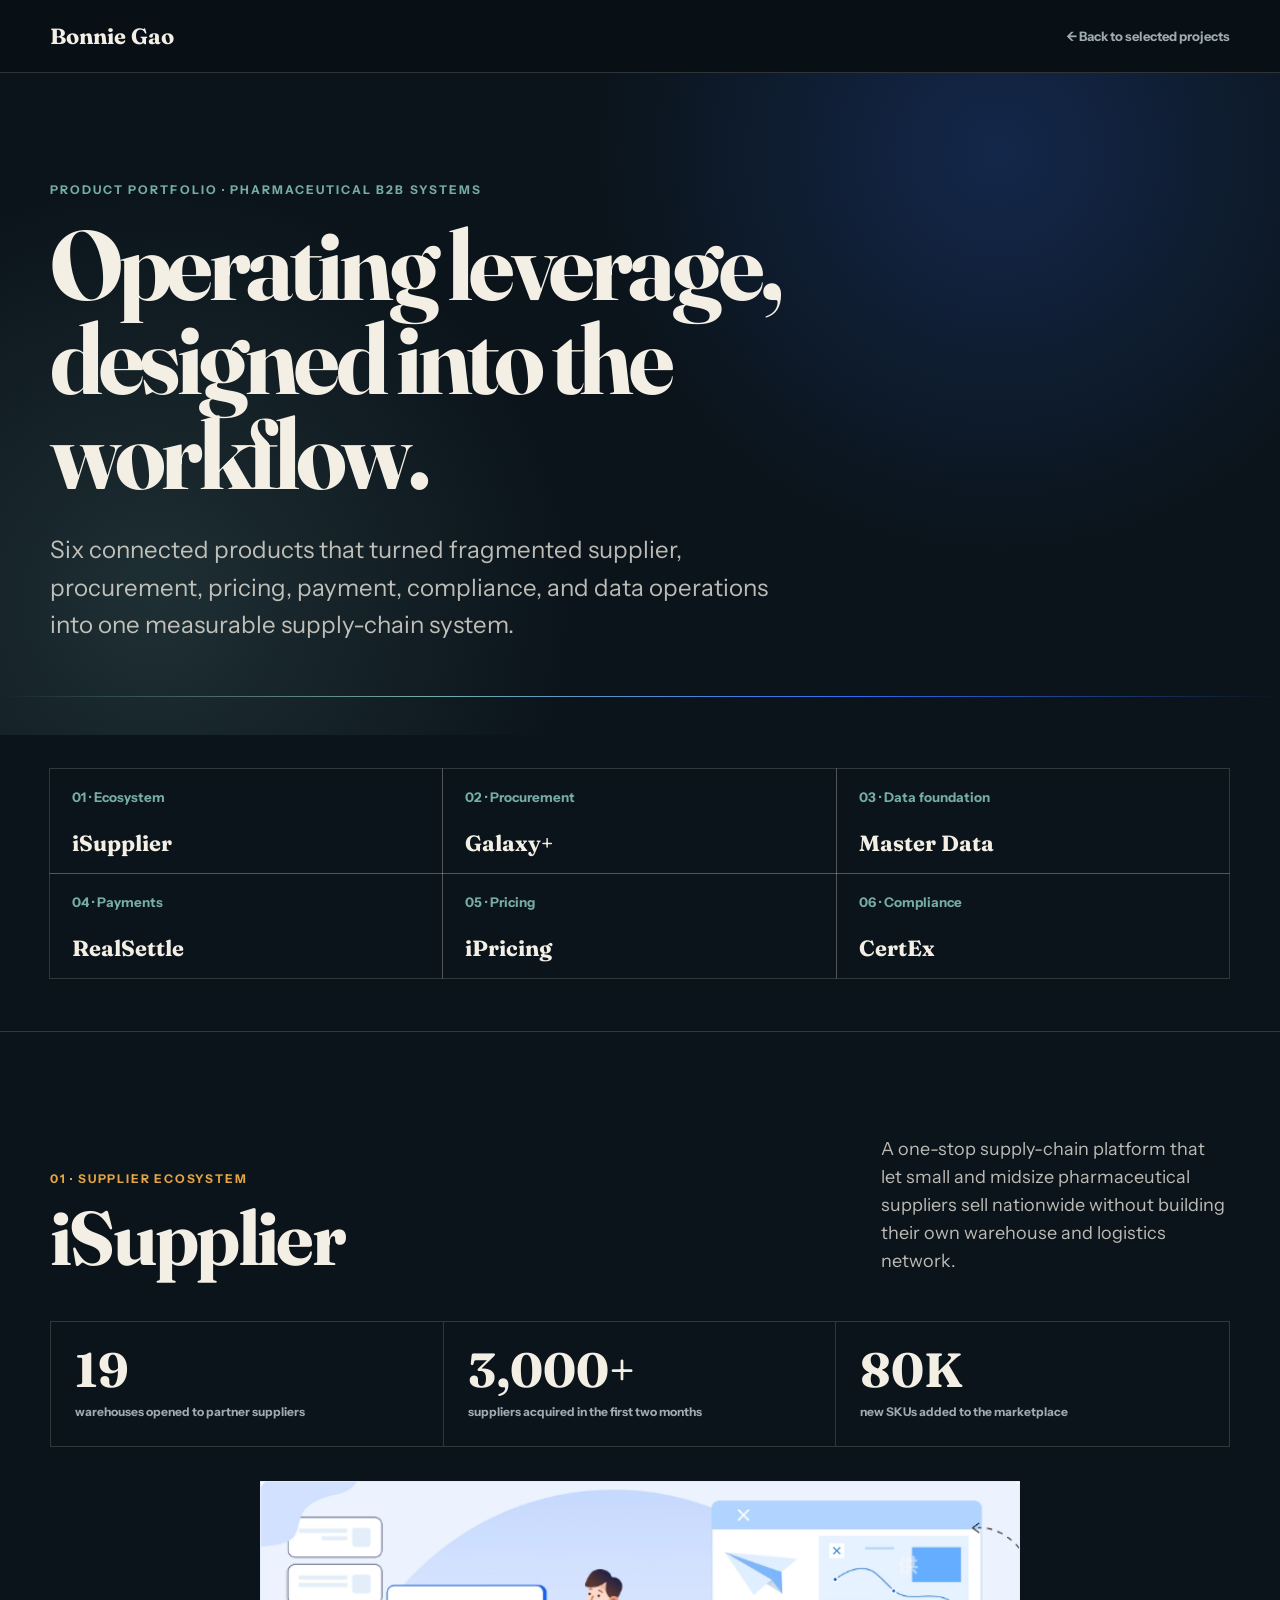
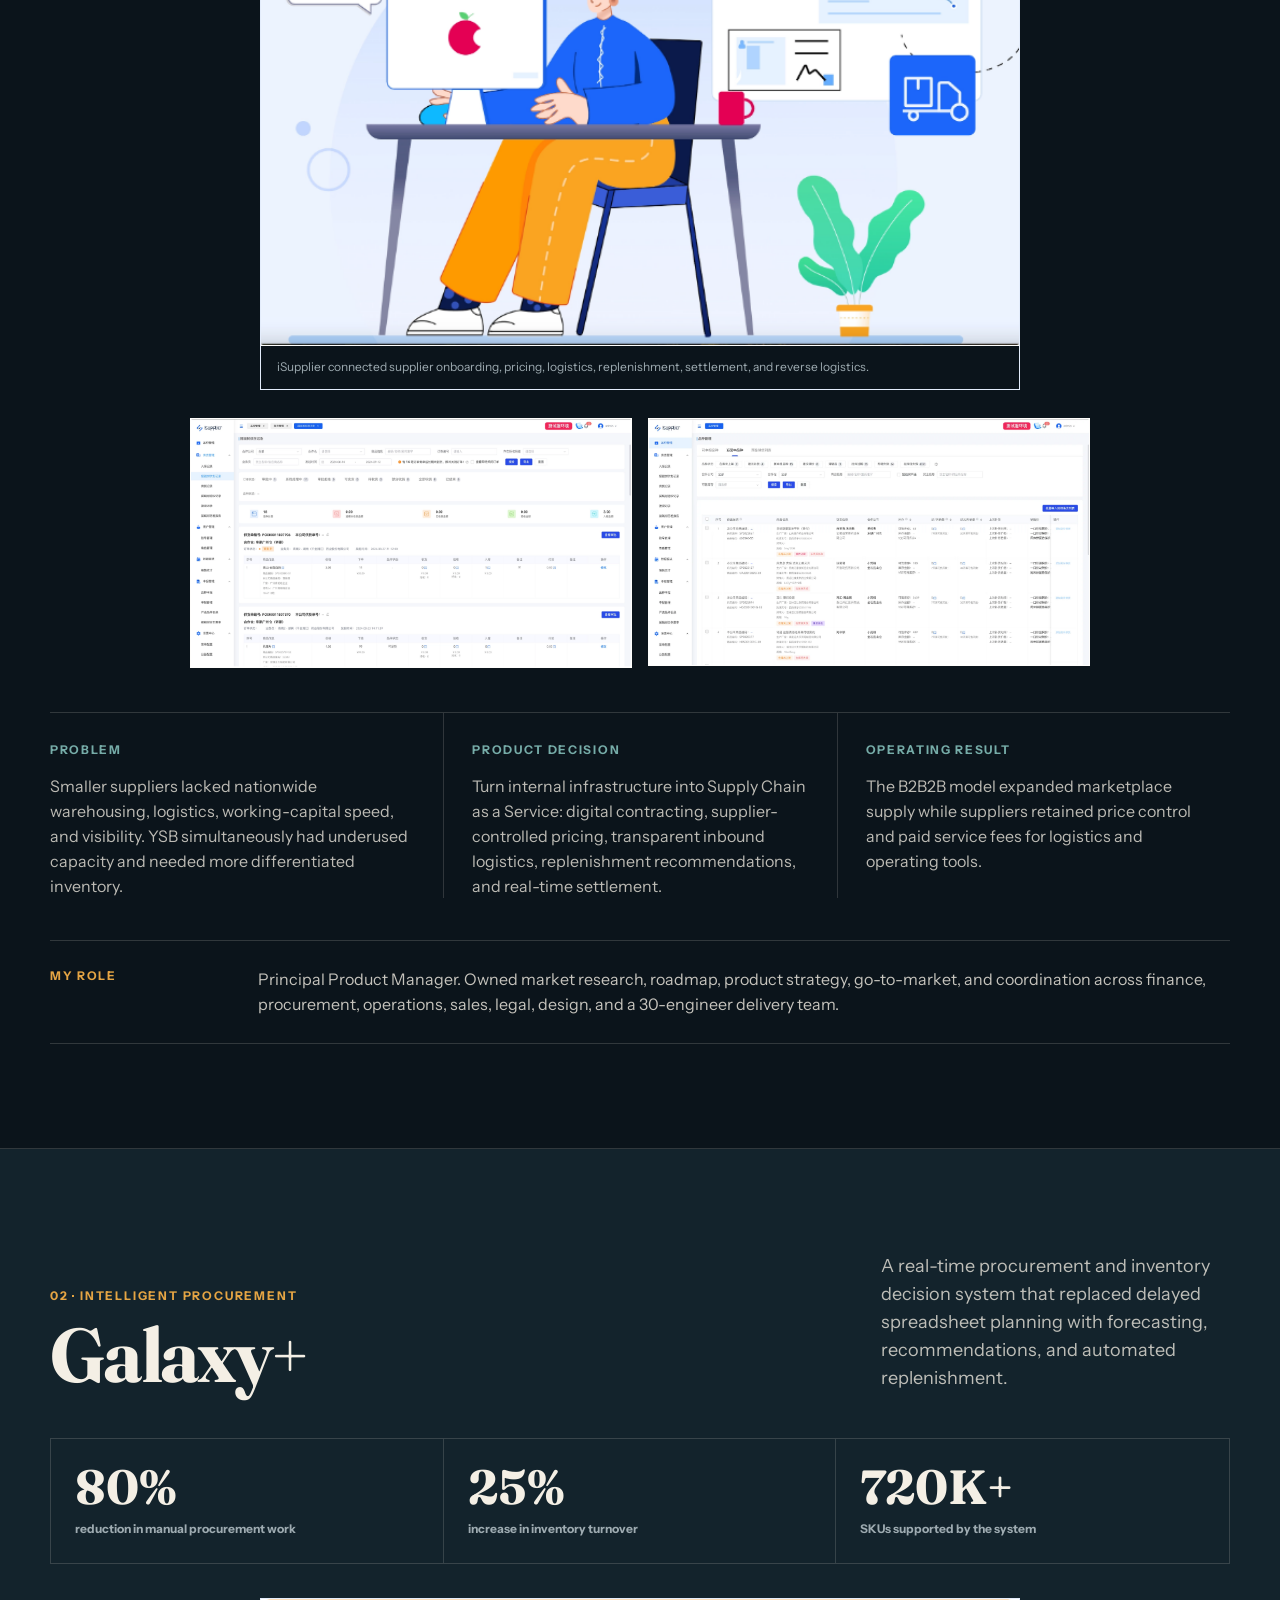
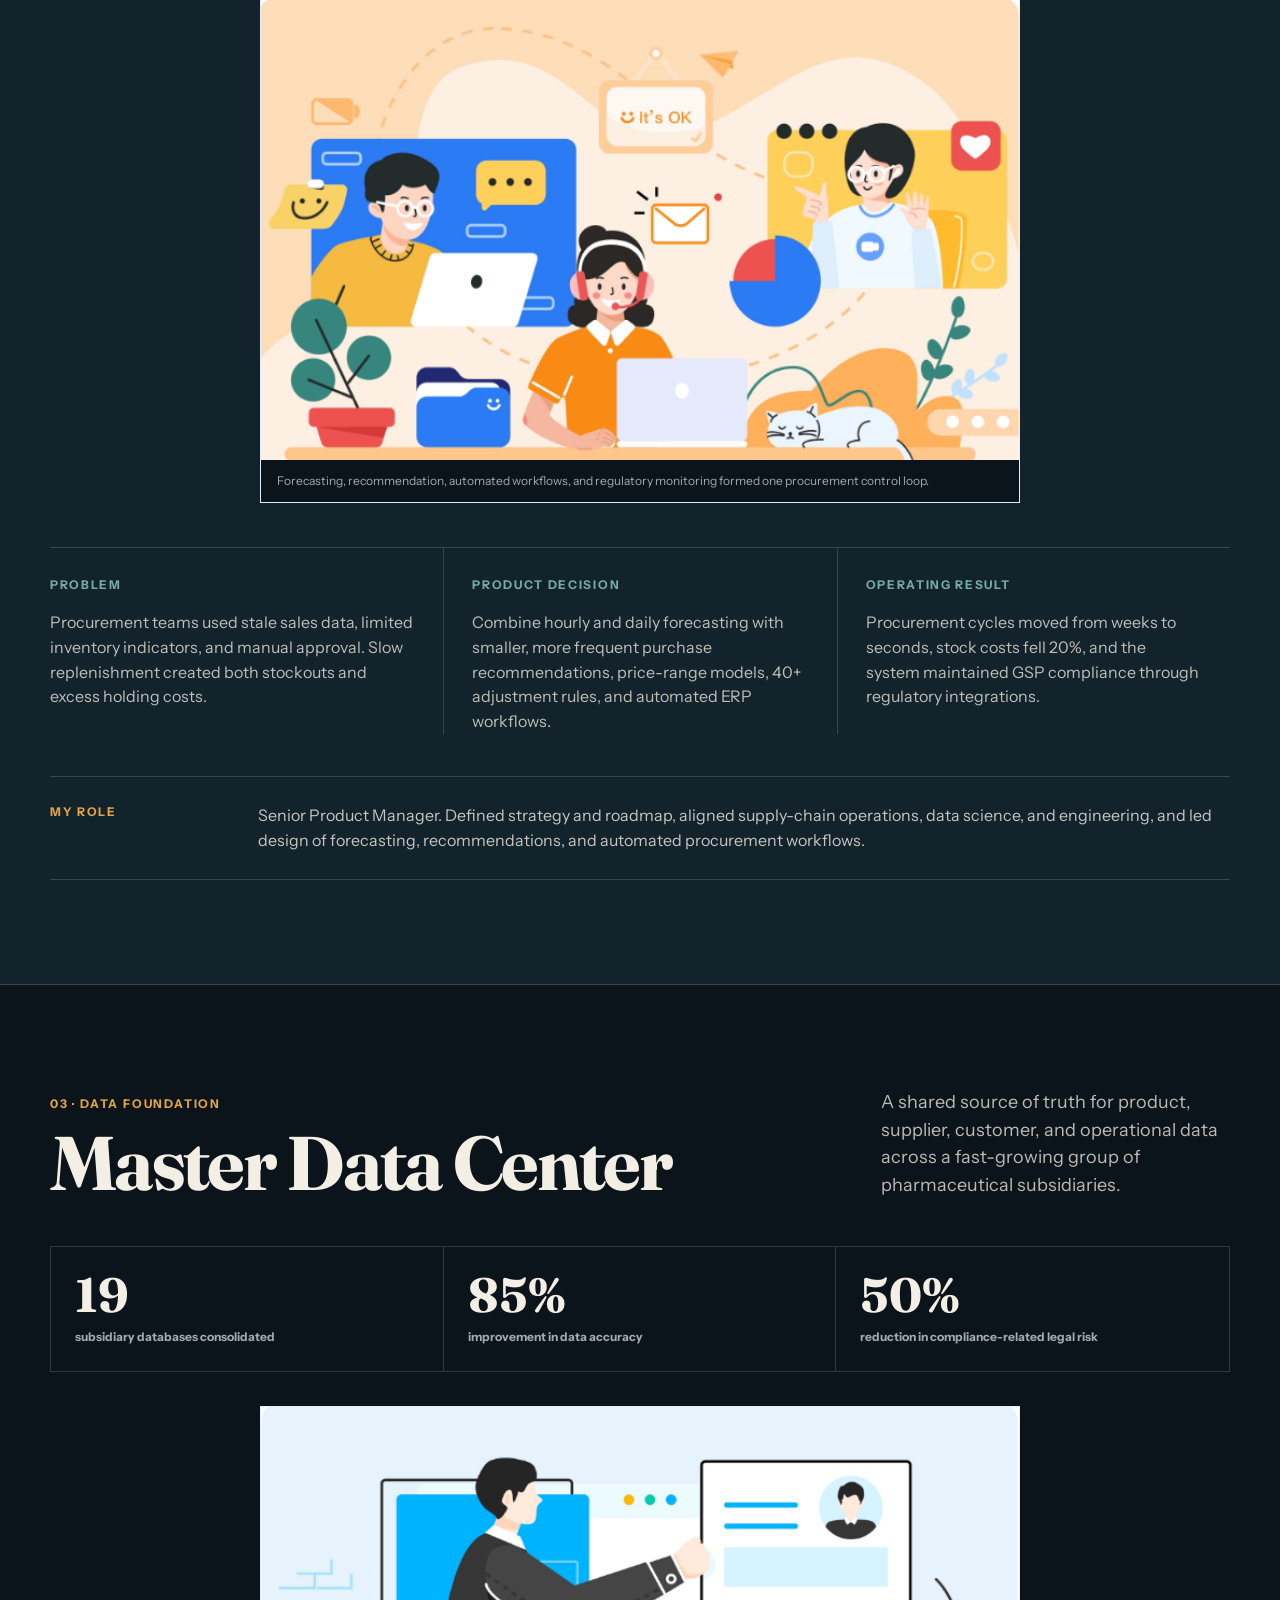
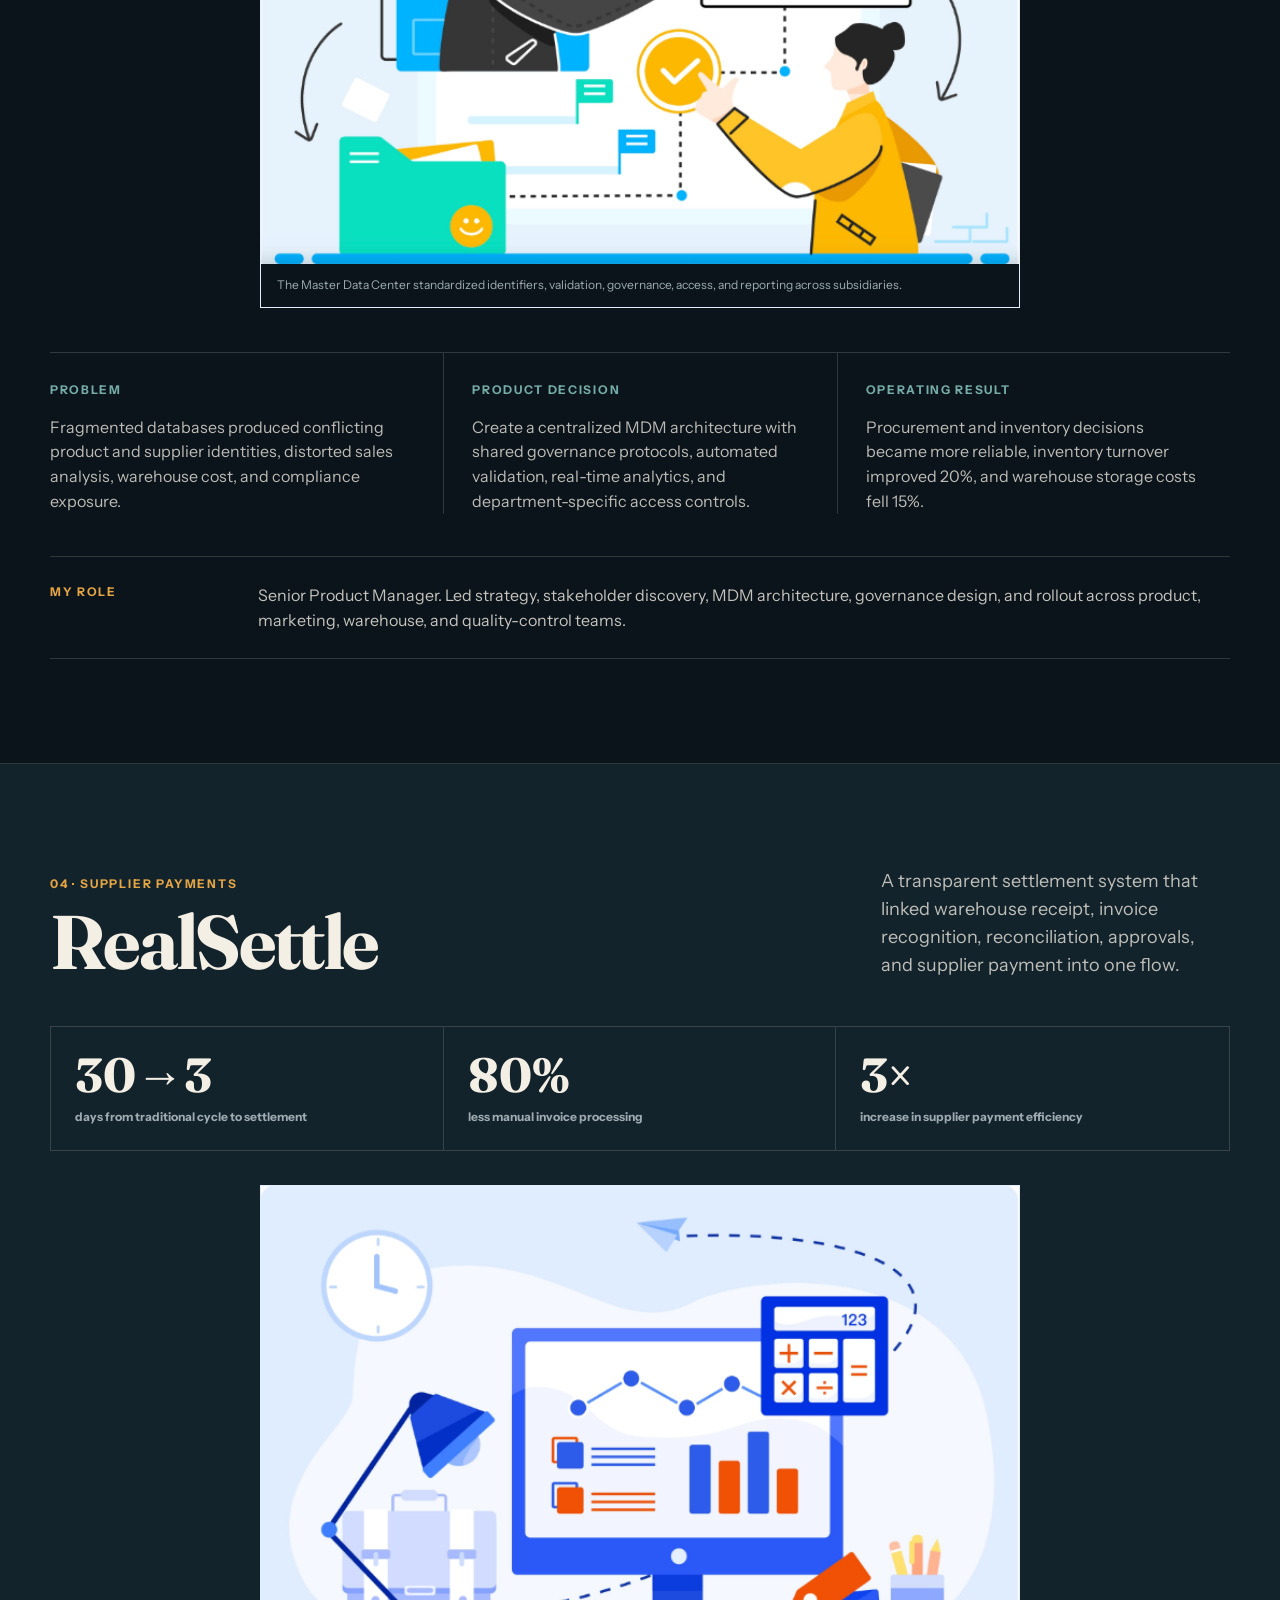
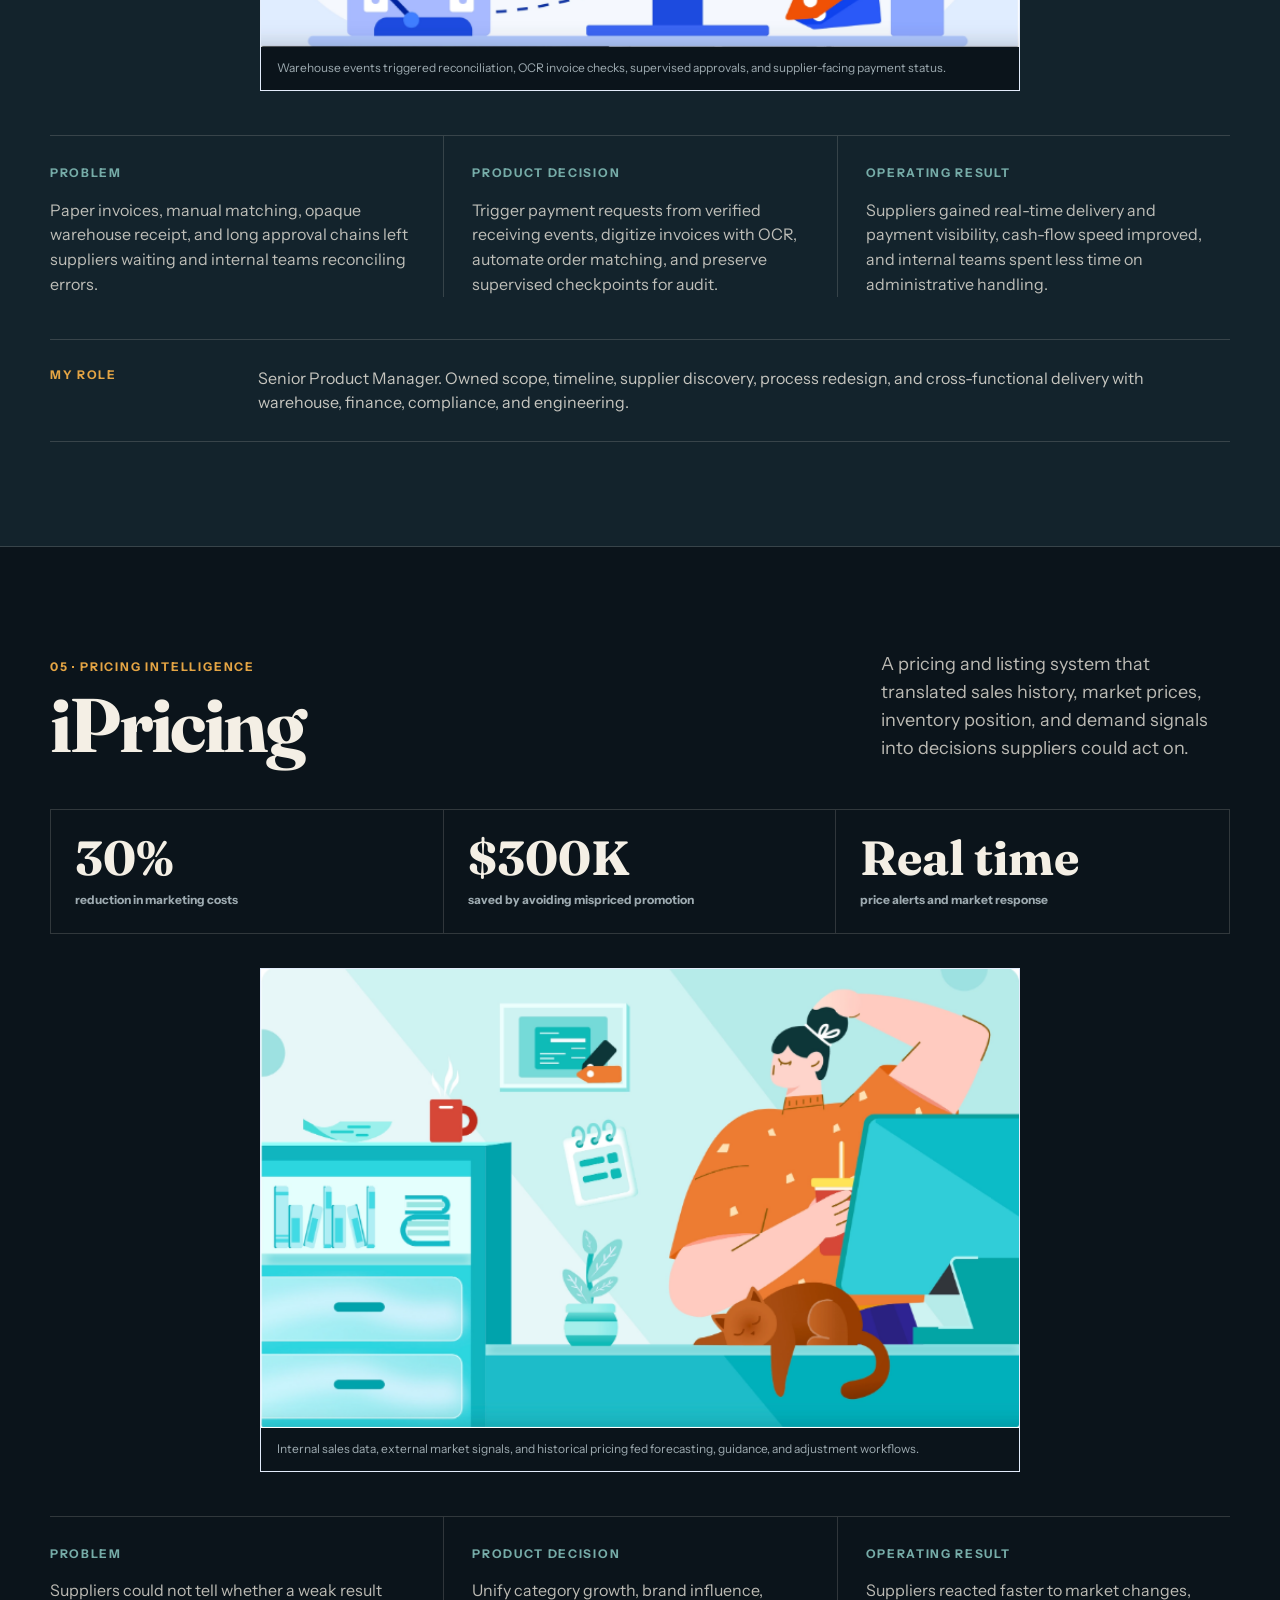
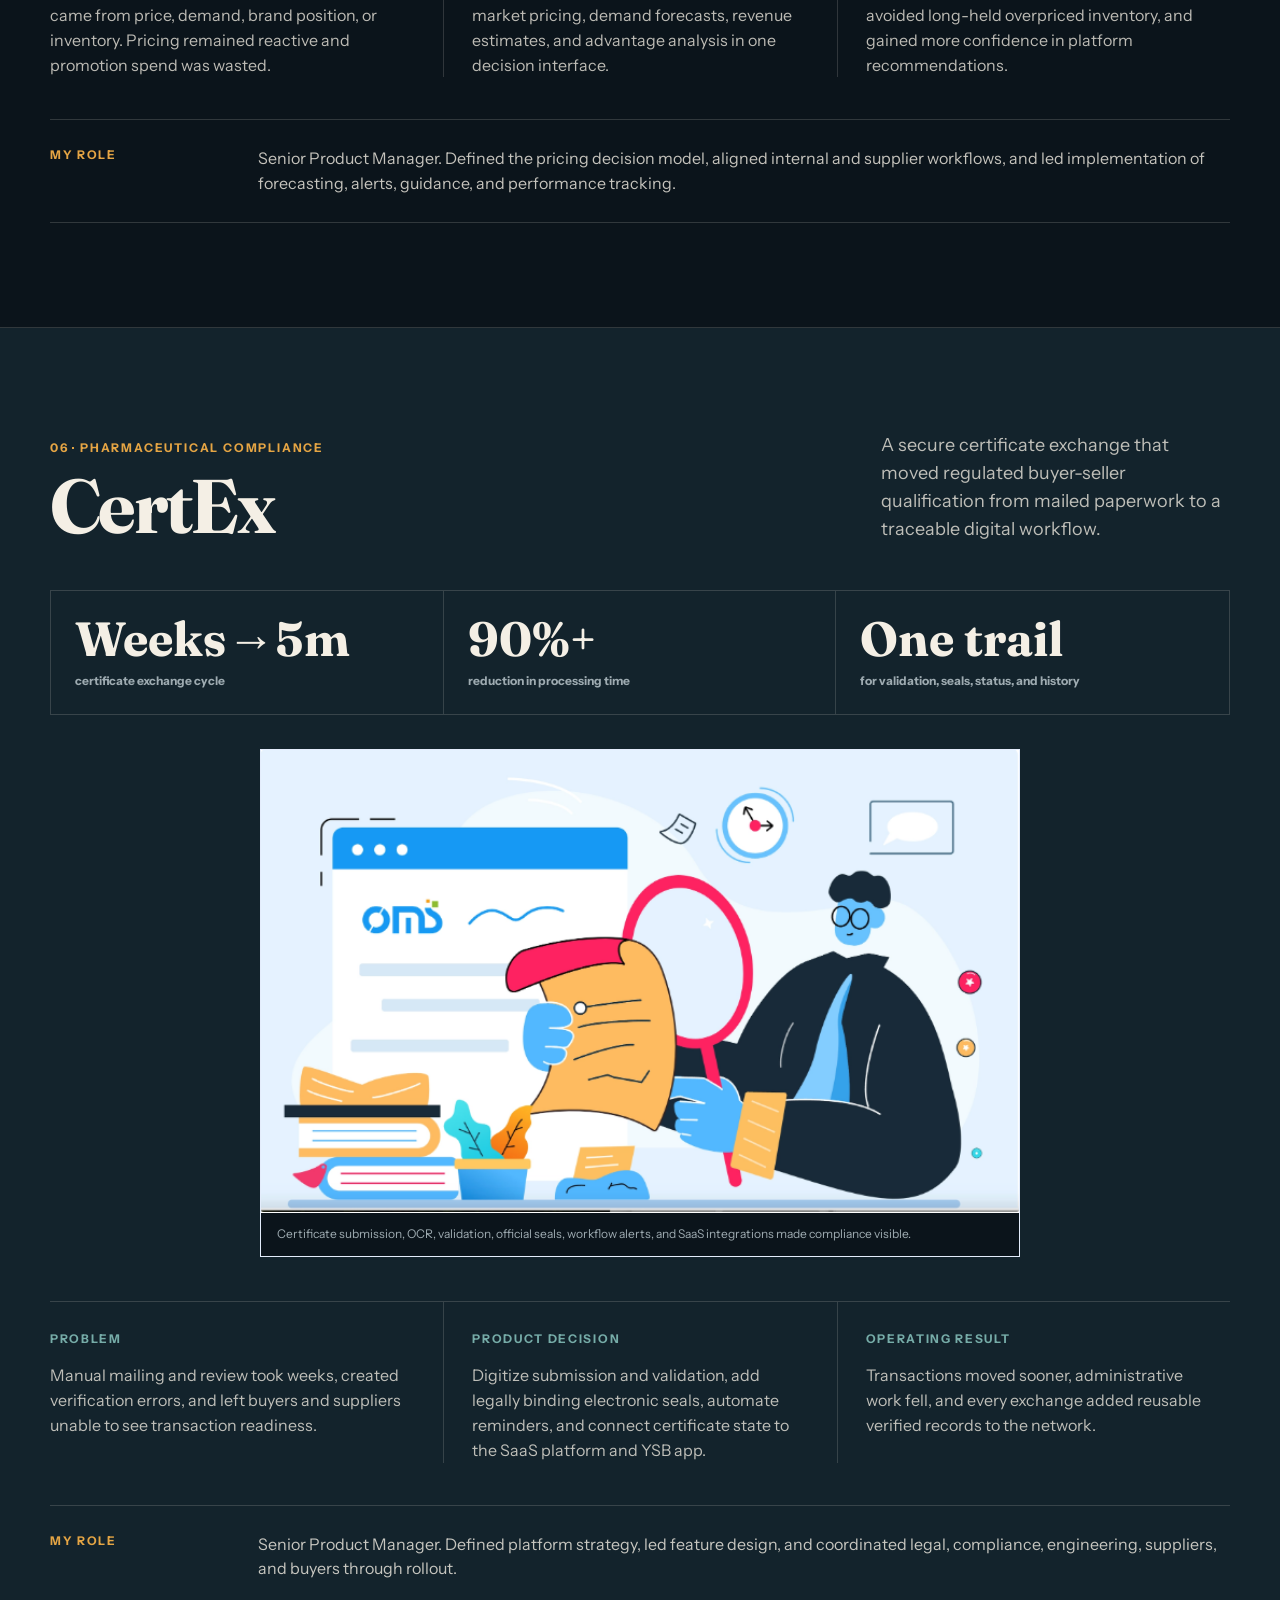
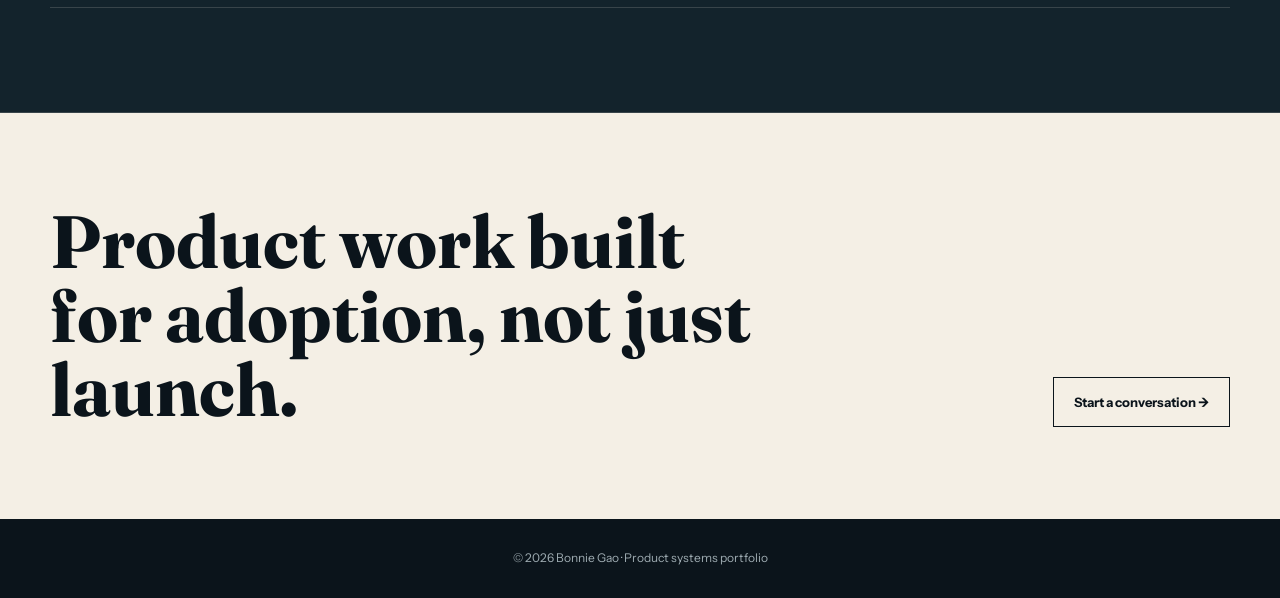
<file: projects/index.html>
<!DOCTYPE html>
<html lang="en">
<head>
  <meta charset="UTF-8" />
  <meta name="viewport" content="width=device-width, initial-scale=1.0" />
  <meta name="description" content="Product case studies by Bonnie Gao: pharmaceutical B2B, intelligent supply chain, pricing, payments, compliance, and master data systems." />
  <title>Product Case Studies | Bonnie Gao</title>
  <link rel="preconnect" href="https://fonts.googleapis.com">
  <link rel="preconnect" href="https://fonts.gstatic.com" crossorigin>
  <link href="https://fonts.googleapis.com/css2?family=Fraunces:opsz,wght@9..144,500;9..144,650;9..144,750&family=Instrument+Sans:ital,wght@0,400..800;1,400..800&display=swap" rel="stylesheet">
  <link rel="stylesheet" href="styles.css?v=20260829-1" />
</head>
<body>
  <nav class="nav" aria-label="Case study navigation">
    <div class="container nav-inner">
      <a class="brand" href="../index.html#home">Bonnie Gao</a>
      <a class="back-link" href="../index.html#projects">← Back to selected projects</a>
    </div>
  </nav>

  <header class="hero">
    <div class="container">
      <p class="eyebrow">Product portfolio · Pharmaceutical B2B systems</p>
      <h1>Operating leverage, designed into the workflow.</h1>
      <p class="hero-deck">Six connected products that turned fragmented supplier, procurement, pricing, payment, compliance, and data operations into one measurable supply-chain system.</p>
    </div>
  </header>

  <nav class="case-index" aria-label="Product case studies">
    <div class="container">
      <ol>
        <li><a href="#isupplier"><small>01 · Ecosystem</small><strong>iSupplier</strong></a></li>
        <li><a href="#galaxy"><small>02 · Procurement</small><strong>Galaxy+</strong></a></li>
        <li><a href="#master-data"><small>03 · Data foundation</small><strong>Master Data</strong></a></li>
        <li><a href="#realsettle"><small>04 · Payments</small><strong>RealSettle</strong></a></li>
        <li><a href="#ipricing"><small>05 · Pricing</small><strong>iPricing</strong></a></li>
        <li><a href="#certex"><small>06 · Compliance</small><strong>CertEx</strong></a></li>
      </ol>
    </div>
  </nav>

  <main>
    <section class="case" id="isupplier">
      <div class="container">
        <div class="case-head">
          <div><p class="case-number">01 · Supplier ecosystem</p><h2>iSupplier</h2></div>
          <p class="case-summary">A one-stop supply-chain platform that let small and midsize pharmaceutical suppliers sell nationwide without building their own warehouse and logistics network.</p>
        </div>
        <div class="metric-row">
          <div class="metric"><strong>19</strong><span>warehouses opened to partner suppliers</span></div>
          <div class="metric"><strong>3,000+</strong><span>suppliers acquired in the first two months</span></div>
          <div class="metric"><strong>80K</strong><span>new SKUs added to the marketplace</span></div>
        </div>
        <figure class="case-visual"><img src="assets/isupplier-overview.png" alt="Illustration representing the iSupplier open cooperation platform" /><figcaption>iSupplier connected supplier onboarding, pricing, logistics, replenishment, settlement, and reverse logistics.</figcaption></figure>
        <div class="screen-pair"><img src="assets/isupplier-flow.png" alt="iSupplier order and settlement management interface" /><img src="assets/isupplier-launch.png" alt="iSupplier product operations interface" /></div>
        <div class="decision-grid">
          <article class="decision"><h3>Problem</h3><p>Smaller suppliers lacked nationwide warehousing, logistics, working-capital speed, and visibility. YSB simultaneously had underused capacity and needed more differentiated inventory.</p></article>
          <article class="decision"><h3>Product decision</h3><p>Turn internal infrastructure into Supply Chain as a Service: digital contracting, supplier-controlled pricing, transparent inbound logistics, replenishment recommendations, and real-time settlement.</p></article>
          <article class="decision"><h3>Operating result</h3><p>The B2B2B model expanded marketplace supply while suppliers retained price control and paid service fees for logistics and operating tools.</p></article>
        </div>
        <div class="role"><strong>My role</strong><p>Principal Product Manager. Owned market research, roadmap, product strategy, go-to-market, and coordination across finance, procurement, operations, sales, legal, design, and a 30-engineer delivery team.</p></div>
      </div>
    </section>

    <section class="case" id="galaxy">
      <div class="container">
        <div class="case-head"><div><p class="case-number">02 · Intelligent procurement</p><h2>Galaxy+</h2></div><p class="case-summary">A real-time procurement and inventory decision system that replaced delayed spreadsheet planning with forecasting, recommendations, and automated replenishment.</p></div>
        <div class="metric-row"><div class="metric"><strong>80%</strong><span>reduction in manual procurement work</span></div><div class="metric"><strong>25%</strong><span>increase in inventory turnover</span></div><div class="metric"><strong>720K+</strong><span>SKUs supported by the system</span></div></div>
        <figure class="case-visual"><img src="assets/galaxy-overview.png" alt="Illustration representing collaborative intelligent procurement" /><figcaption>Forecasting, recommendation, automated workflows, and regulatory monitoring formed one procurement control loop.</figcaption></figure>
        <div class="decision-grid"><article class="decision"><h3>Problem</h3><p>Procurement teams used stale sales data, limited inventory indicators, and manual approval. Slow replenishment created both stockouts and excess holding costs.</p></article><article class="decision"><h3>Product decision</h3><p>Combine hourly and daily forecasting with smaller, more frequent purchase recommendations, price-range models, 40+ adjustment rules, and automated ERP workflows.</p></article><article class="decision"><h3>Operating result</h3><p>Procurement cycles moved from weeks to seconds, stock costs fell 20%, and the system maintained GSP compliance through regulatory integrations.</p></article></div>
        <div class="role"><strong>My role</strong><p>Senior Product Manager. Defined strategy and roadmap, aligned supply-chain operations, data science, and engineering, and led design of forecasting, recommendations, and automated procurement workflows.</p></div>
      </div>
    </section>

    <section class="case" id="master-data">
      <div class="container">
        <div class="case-head"><div><p class="case-number">03 · Data foundation</p><h2>Master Data Center</h2></div><p class="case-summary">A shared source of truth for product, supplier, customer, and operational data across a fast-growing group of pharmaceutical subsidiaries.</p></div>
        <div class="metric-row"><div class="metric"><strong>19</strong><span>subsidiary databases consolidated</span></div><div class="metric"><strong>85%</strong><span>improvement in data accuracy</span></div><div class="metric"><strong>50%</strong><span>reduction in compliance-related legal risk</span></div></div>
        <figure class="case-visual"><img src="assets/master-data-overview.png" alt="Illustration representing master data governance and collaboration" /><figcaption>The Master Data Center standardized identifiers, validation, governance, access, and reporting across subsidiaries.</figcaption></figure>
        <div class="decision-grid"><article class="decision"><h3>Problem</h3><p>Fragmented databases produced conflicting product and supplier identities, distorted sales analysis, warehouse cost, and compliance exposure.</p></article><article class="decision"><h3>Product decision</h3><p>Create a centralized MDM architecture with shared governance protocols, automated validation, real-time analytics, and department-specific access controls.</p></article><article class="decision"><h3>Operating result</h3><p>Procurement and inventory decisions became more reliable, inventory turnover improved 20%, and warehouse storage costs fell 15%.</p></article></div>
        <div class="role"><strong>My role</strong><p>Senior Product Manager. Led strategy, stakeholder discovery, MDM architecture, governance design, and rollout across product, marketing, warehouse, and quality-control teams.</p></div>
      </div>
    </section>

    <section class="case" id="realsettle">
      <div class="container">
        <div class="case-head"><div><p class="case-number">04 · Supplier payments</p><h2>RealSettle</h2></div><p class="case-summary">A transparent settlement system that linked warehouse receipt, invoice recognition, reconciliation, approvals, and supplier payment into one flow.</p></div>
        <div class="metric-row"><div class="metric"><strong>30→3</strong><span>days from traditional cycle to settlement</span></div><div class="metric"><strong>80%</strong><span>less manual invoice processing</span></div><div class="metric"><strong>3×</strong><span>increase in supplier payment efficiency</span></div></div>
        <figure class="case-visual"><img src="assets/realsettle-overview.png" alt="Illustration representing automated real-time settlement" /><figcaption>Warehouse events triggered reconciliation, OCR invoice checks, supervised approvals, and supplier-facing payment status.</figcaption></figure>
        <div class="decision-grid"><article class="decision"><h3>Problem</h3><p>Paper invoices, manual matching, opaque warehouse receipt, and long approval chains left suppliers waiting and internal teams reconciling errors.</p></article><article class="decision"><h3>Product decision</h3><p>Trigger payment requests from verified receiving events, digitize invoices with OCR, automate order matching, and preserve supervised checkpoints for audit.</p></article><article class="decision"><h3>Operating result</h3><p>Suppliers gained real-time delivery and payment visibility, cash-flow speed improved, and internal teams spent less time on administrative handling.</p></article></div>
        <div class="role"><strong>My role</strong><p>Senior Product Manager. Owned scope, timeline, supplier discovery, process redesign, and cross-functional delivery with warehouse, finance, compliance, and engineering.</p></div>
      </div>
    </section>

    <section class="case" id="ipricing">
      <div class="container">
        <div class="case-head"><div><p class="case-number">05 · Pricing intelligence</p><h2>iPricing</h2></div><p class="case-summary">A pricing and listing system that translated sales history, market prices, inventory position, and demand signals into decisions suppliers could act on.</p></div>
        <div class="metric-row"><div class="metric"><strong>30%</strong><span>reduction in marketing costs</span></div><div class="metric"><strong>$300K</strong><span>saved by avoiding mispriced promotion</span></div><div class="metric"><strong>Real time</strong><span>price alerts and market response</span></div></div>
        <figure class="case-visual"><img src="assets/ipricing-overview.png" alt="Illustration representing intelligent pricing analytics" /><figcaption>Internal sales data, external market signals, and historical pricing fed forecasting, guidance, and adjustment workflows.</figcaption></figure>
        <div class="decision-grid"><article class="decision"><h3>Problem</h3><p>Suppliers could not tell whether a weak result came from price, demand, brand position, or inventory. Pricing remained reactive and promotion spend was wasted.</p></article><article class="decision"><h3>Product decision</h3><p>Unify category growth, brand influence, market pricing, demand forecasts, revenue estimates, and advantage analysis in one decision interface.</p></article><article class="decision"><h3>Operating result</h3><p>Suppliers reacted faster to market changes, avoided long-held overpriced inventory, and gained more confidence in platform recommendations.</p></article></div>
        <div class="role"><strong>My role</strong><p>Senior Product Manager. Defined the pricing decision model, aligned internal and supplier workflows, and led implementation of forecasting, alerts, guidance, and performance tracking.</p></div>
      </div>
    </section>

    <section class="case" id="certex">
      <div class="container">
        <div class="case-head"><div><p class="case-number">06 · Pharmaceutical compliance</p><h2>CertEx</h2></div><p class="case-summary">A secure certificate exchange that moved regulated buyer-seller qualification from mailed paperwork to a traceable digital workflow.</p></div>
        <div class="metric-row"><div class="metric"><strong>Weeks→5m</strong><span>certificate exchange cycle</span></div><div class="metric"><strong>90%+</strong><span>reduction in processing time</span></div><div class="metric"><strong>One trail</strong><span>for validation, seals, status, and history</span></div></div>
        <figure class="case-visual"><img src="assets/certex-overview.png" alt="Illustration representing digital pharmaceutical certificate validation" /><figcaption>Certificate submission, OCR, validation, official seals, workflow alerts, and SaaS integrations made compliance visible.</figcaption></figure>
        <div class="decision-grid"><article class="decision"><h3>Problem</h3><p>Manual mailing and review took weeks, created verification errors, and left buyers and suppliers unable to see transaction readiness.</p></article><article class="decision"><h3>Product decision</h3><p>Digitize submission and validation, add legally binding electronic seals, automate reminders, and connect certificate state to the SaaS platform and YSB app.</p></article><article class="decision"><h3>Operating result</h3><p>Transactions moved sooner, administrative work fell, and every exchange added reusable verified records to the network.</p></article></div>
        <div class="role"><strong>My role</strong><p>Senior Product Manager. Defined platform strategy, led feature design, and coordinated legal, compliance, engineering, suppliers, and buyers through rollout.</p></div>
      </div>
    </section>
  </main>

  <section class="closing">
    <div class="container closing-grid"><h2>Product work built for adoption, not just launch.</h2><a class="button" href="../index.html#contact">Start a conversation →</a></div>
  </section>
  <footer><div class="container">© 2026 Bonnie Gao · Product systems portfolio</div></footer>
</body>
</html>
</file>
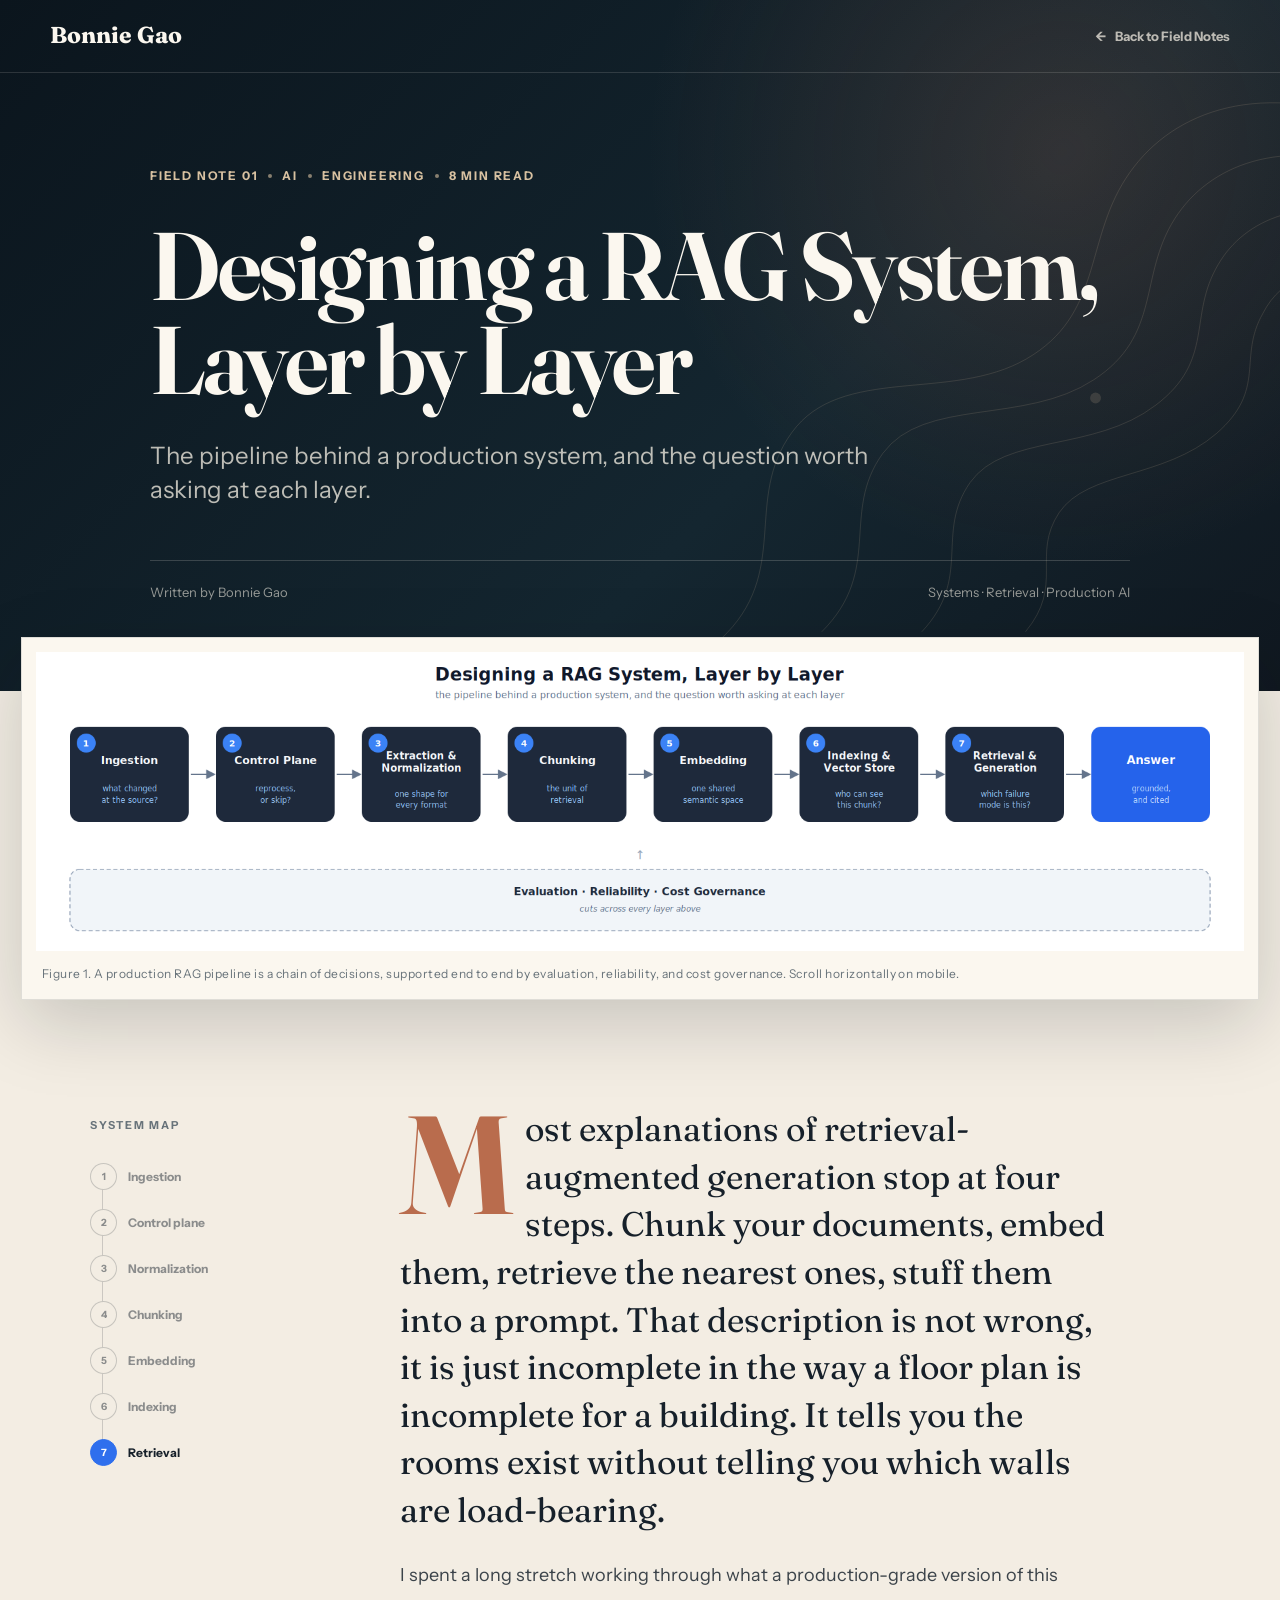
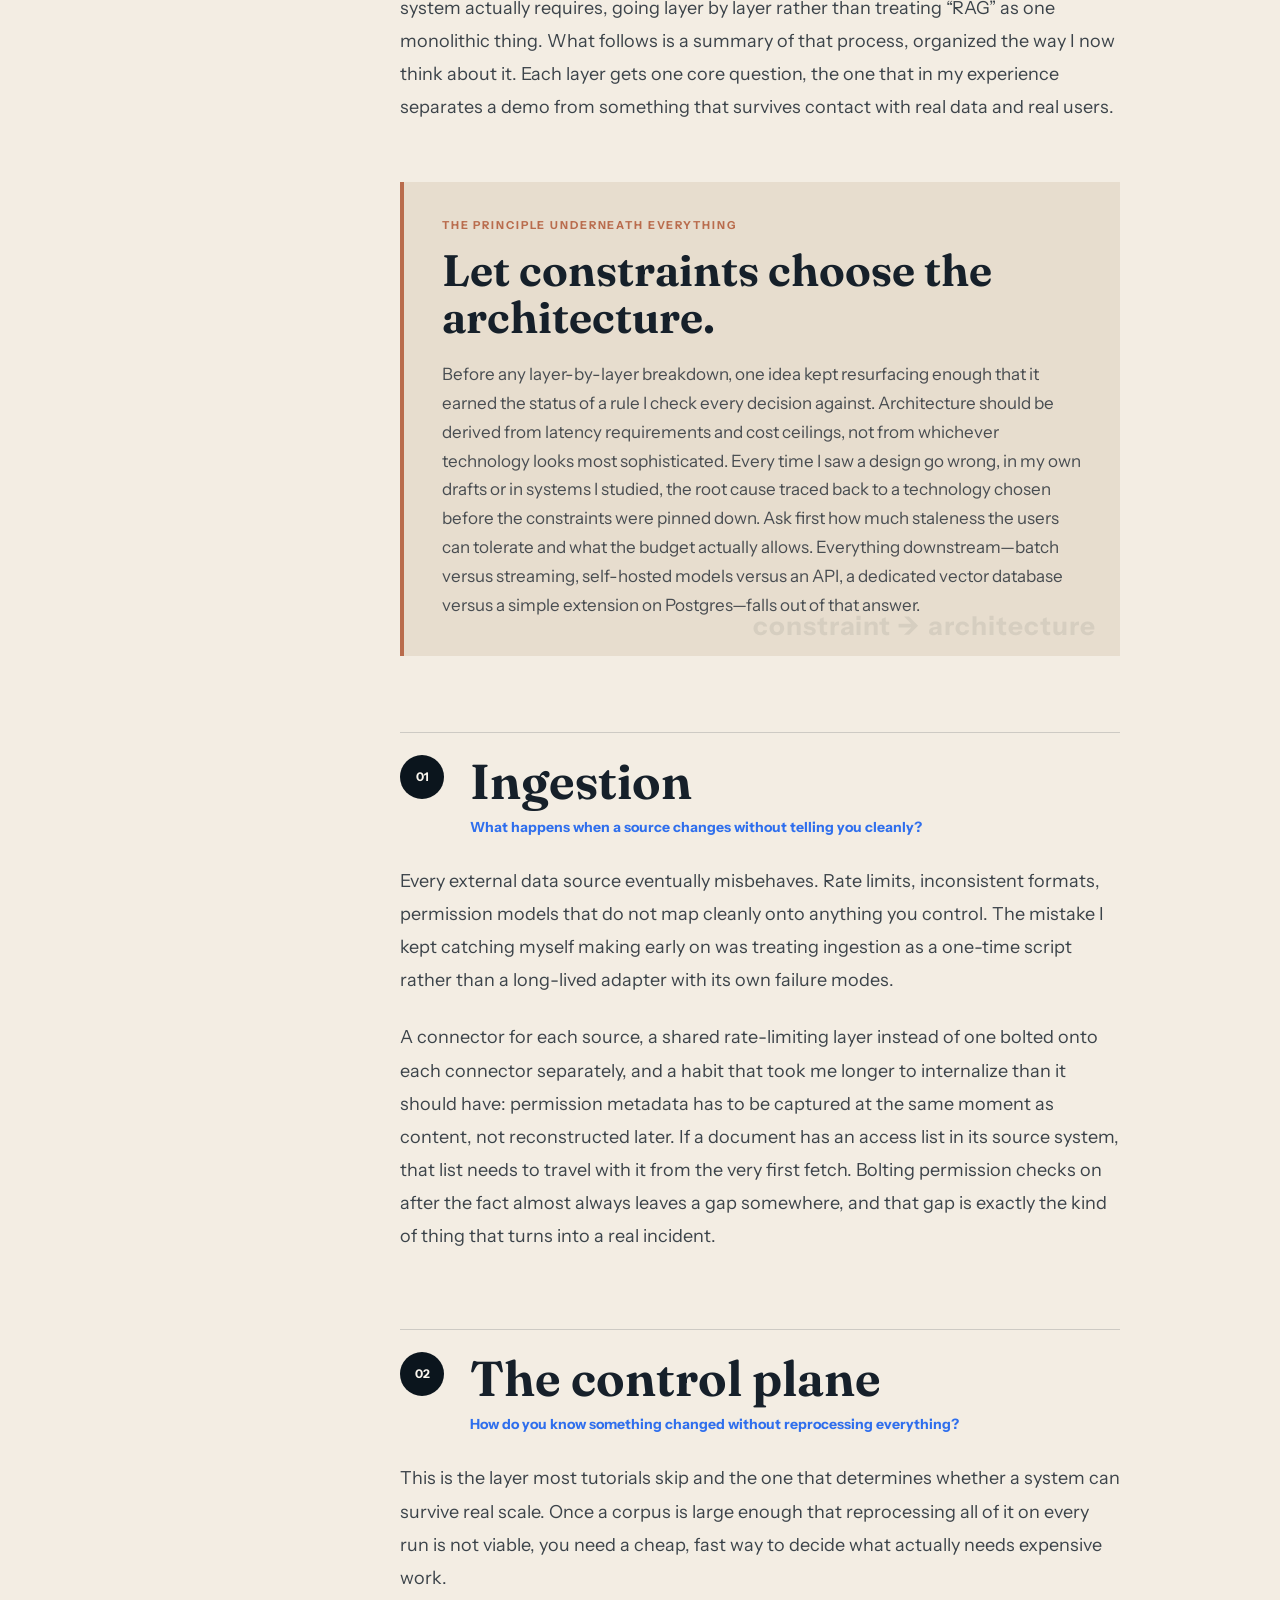
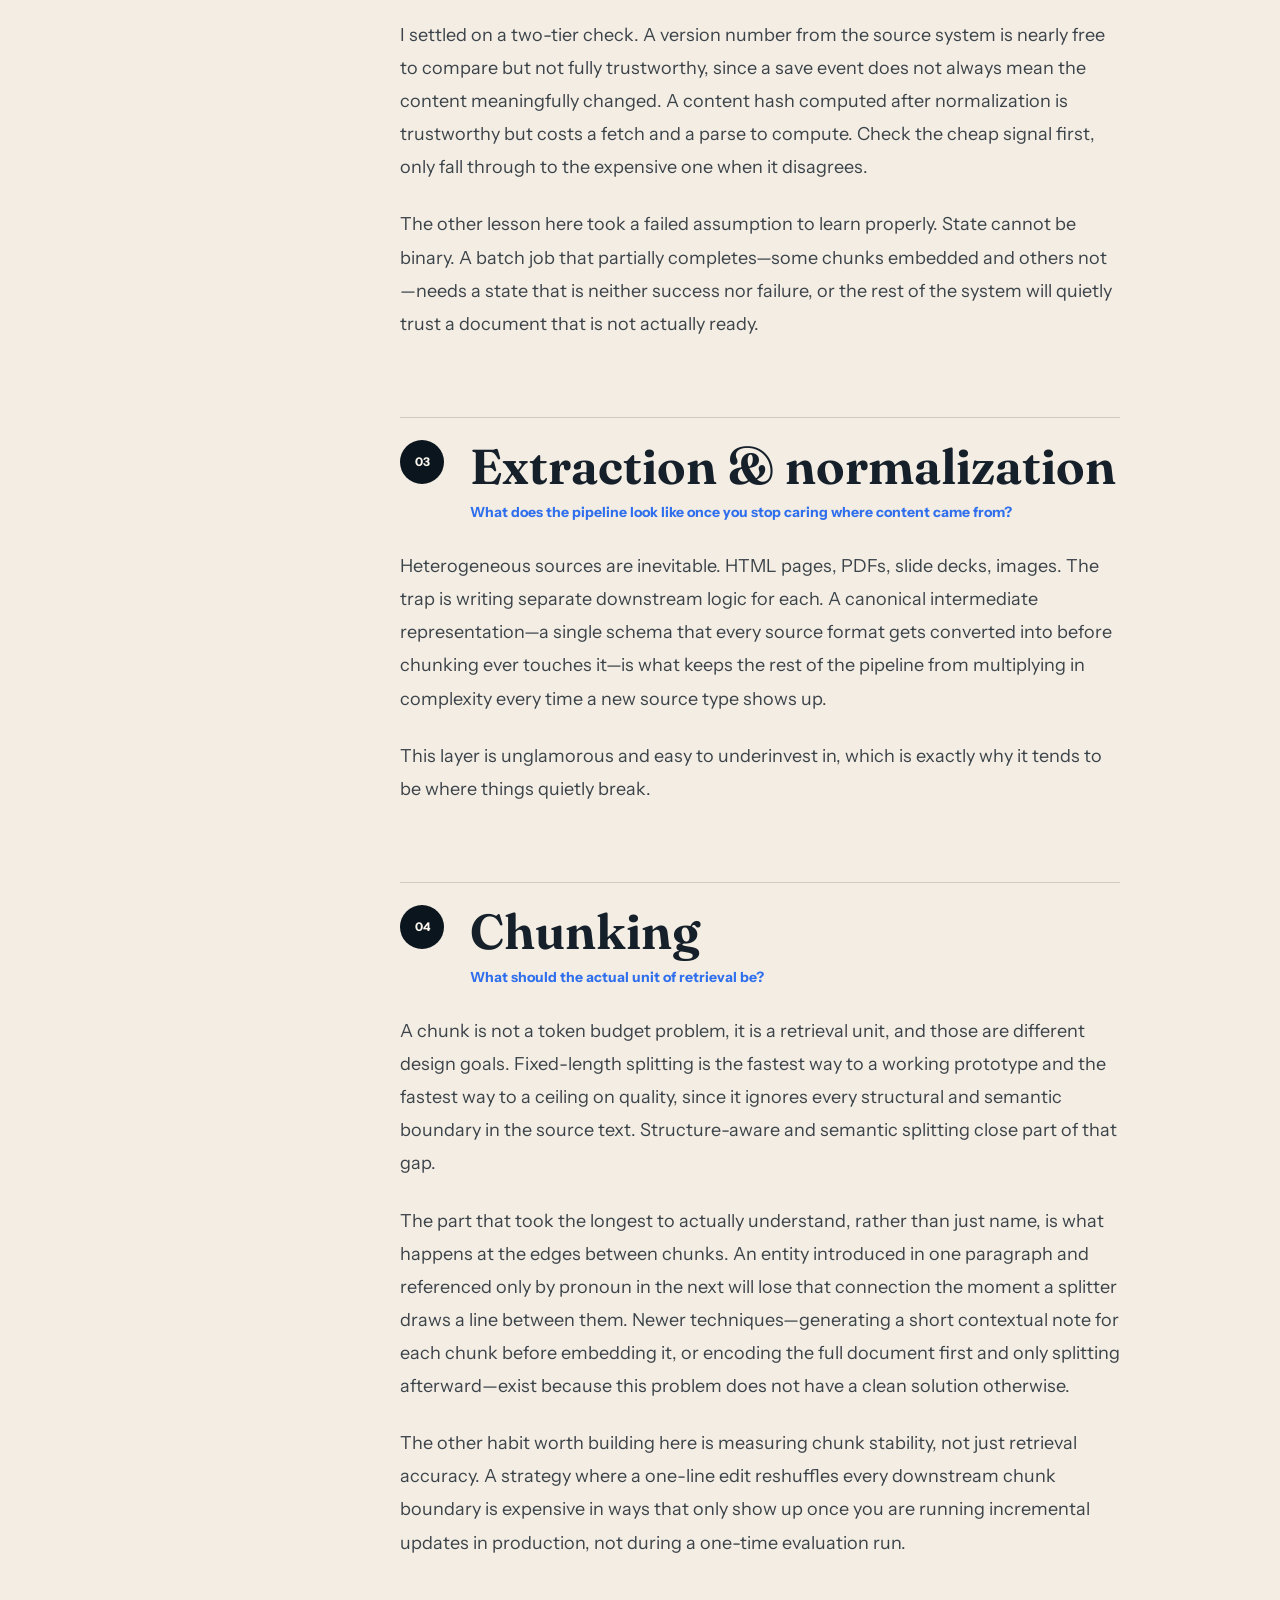
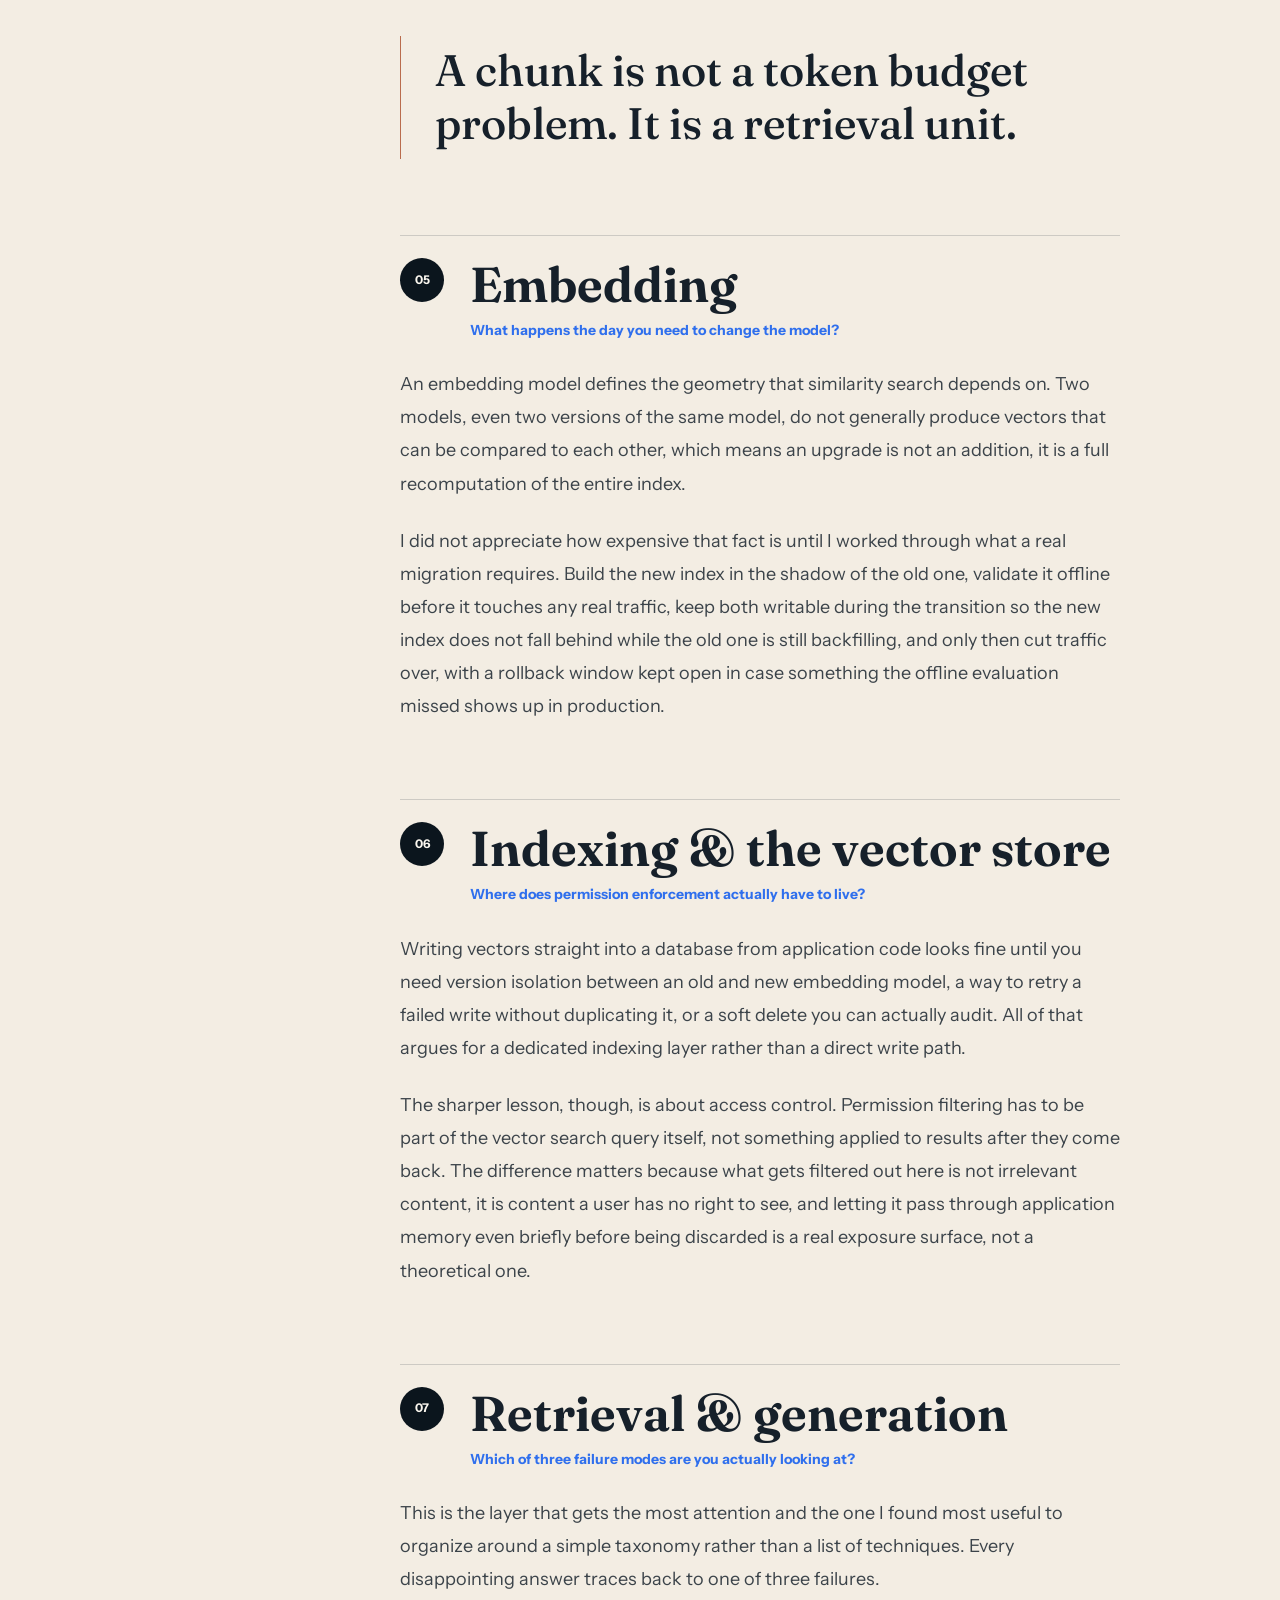
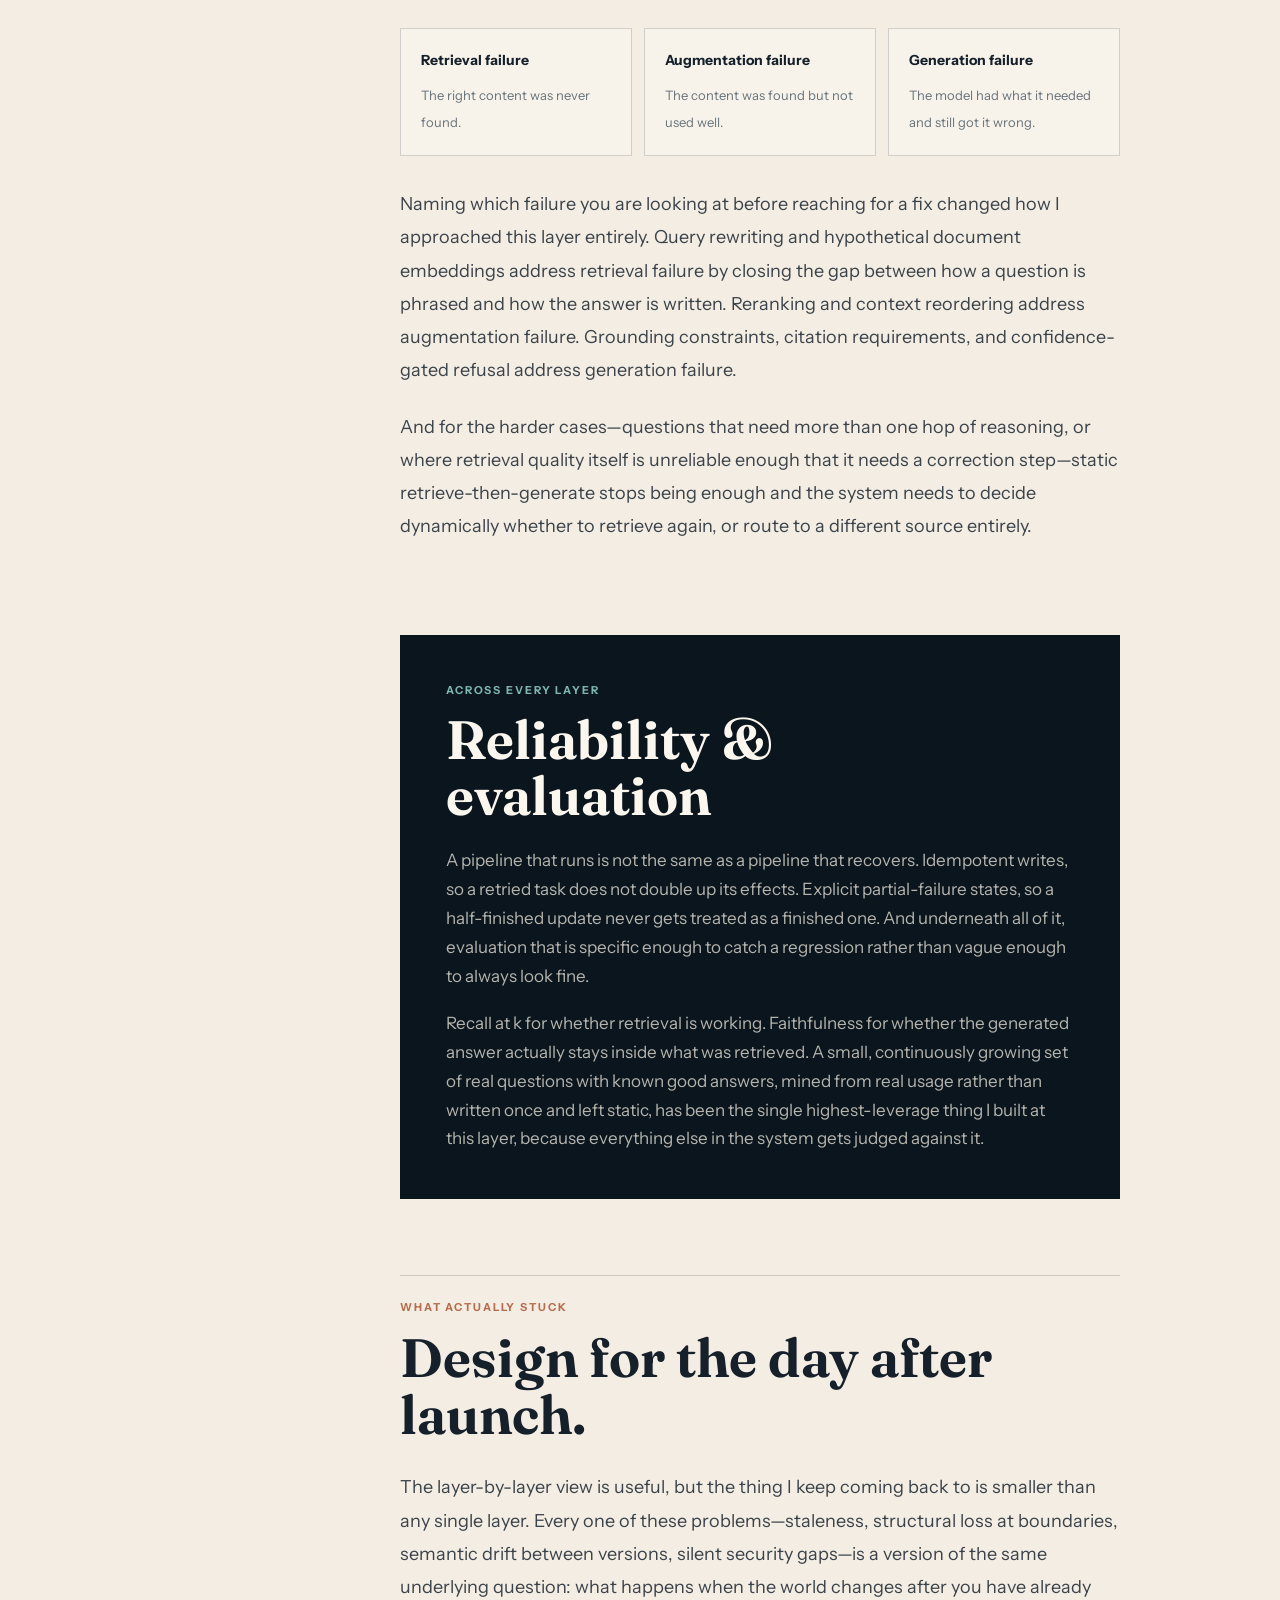
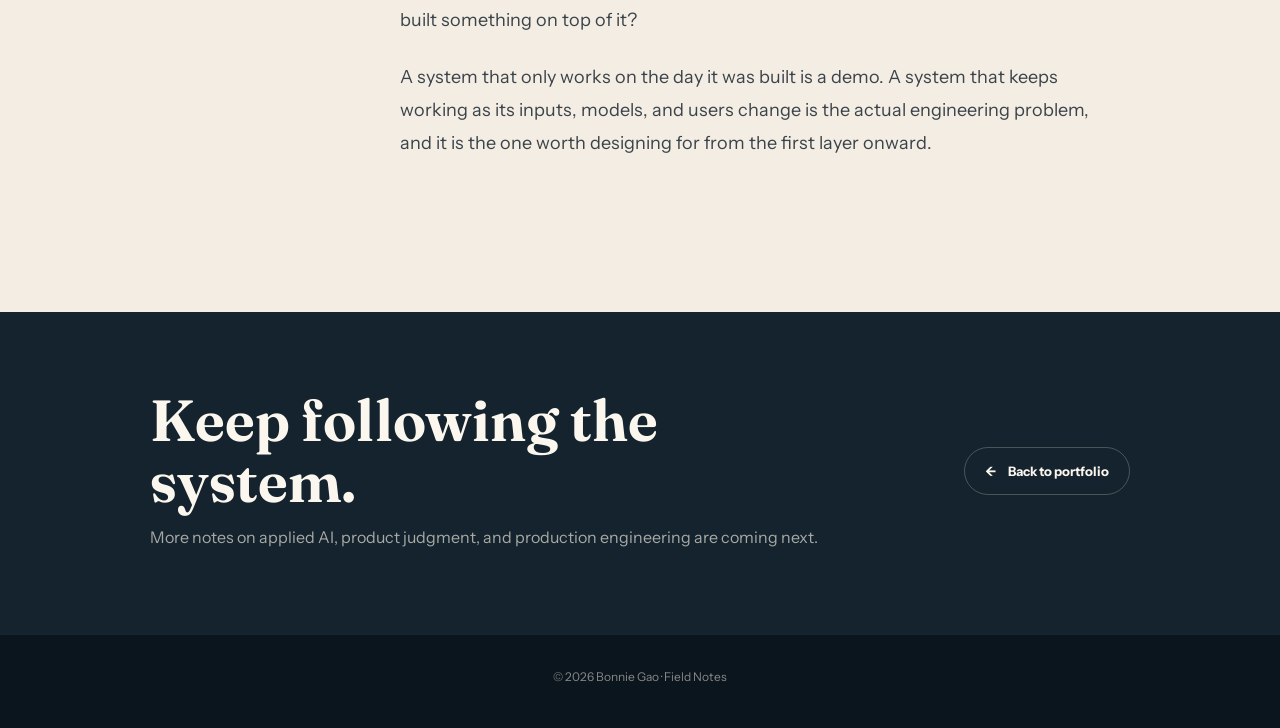
<file: rag-system-layer-by-layer.html>
<!DOCTYPE html>
<html lang="en">
<head>
  <meta charset="UTF-8" />
  <meta name="viewport" content="width=device-width, initial-scale=1.0" />
  <meta name="description" content="A layer-by-layer guide to designing production RAG systems, from ingestion and chunking to retrieval, reliability, evaluation, and cost governance." />
  <meta name="theme-color" content="#0b151d" />
  <meta property="og:title" content="Designing a RAG System, Layer by Layer | Bonnie Gao" />
  <meta property="og:description" content="The pipeline behind a production RAG system, and the question worth asking at each layer." />
  <meta property="og:type" content="article" />
  <meta property="og:image" content="assets/rag-system-layers-diagram.png" />
  <title>Designing a RAG System, Layer by Layer | Bonnie Gao</title>
  <link rel="preconnect" href="https://fonts.googleapis.com">
  <link rel="preconnect" href="https://fonts.gstatic.com" crossorigin>
  <link href="https://fonts.googleapis.com/css2?family=Fraunces:opsz,wght@9..144,500;9..144,650;9..144,750&family=Instrument+Sans:ital,wght@0,400..800;1,400..800&display=swap" rel="stylesheet">
  <style>
    :root {
      --deep: #0b151d;
      --deep-soft: #14232d;
      --paper: #f3ede3;
      --paper-deep: #e7ddce;
      --ink: #16202a;
      --muted: #68737a;
      --line: rgba(22, 32, 42, 0.17);
      --cream: #fbf7ef;
      --blue: #2f6fed;
      --water: #7db5b1;
      --stone: #d8c1a1;
      --canyon: #b96c4d;
      --max: 1180px;
      --nav-height: 72px;
    }

    * {
      box-sizing: border-box;
      margin: 0;
      padding: 0;
    }

    html {
      scroll-behavior: smooth;
      scroll-padding-top: 104px;
    }

    body {
      background: var(--paper);
      color: var(--ink);
      font-family: "Instrument Sans", ui-sans-serif, system-ui, -apple-system, BlinkMacSystemFont, "Segoe UI", sans-serif;
      line-height: 1.7;
    }

    a {
      color: inherit;
      text-decoration: none;
    }

    img {
      display: block;
      max-width: 100%;
    }

    :focus-visible {
      outline: 2px solid var(--blue);
      outline-offset: 4px;
    }

    .reading-progress {
      position: fixed;
      z-index: 100;
      top: 0;
      left: 0;
      width: 0;
      height: 3px;
      background: var(--blue);
    }

    .nav {
      position: absolute;
      z-index: 20;
      top: 0;
      left: 0;
      right: 0;
      min-height: var(--nav-height);
      color: var(--cream);
      border-bottom: 1px solid rgba(247, 241, 230, 0.14);
    }

    .nav-inner {
      width: min(var(--max), calc(100% - 42px));
      min-height: var(--nav-height);
      margin: 0 auto;
      display: flex;
      align-items: center;
      justify-content: space-between;
      gap: 24px;
    }

    .logo {
      font-family: "Fraunces", Georgia, serif;
      font-size: 23px;
      font-weight: 750;
    }

    .back-link {
      display: inline-flex;
      align-items: center;
      gap: 9px;
      color: rgba(247, 241, 230, 0.72);
      font-size: 13px;
      font-weight: 760;
      transition: color 180ms ease, transform 180ms ease;
    }

    .back-link:hover {
      color: var(--cream);
      transform: translateX(-3px);
    }

    .article-hero {
      position: relative;
      isolation: isolate;
      min-height: 690px;
      padding: 166px 0 88px;
      overflow: hidden;
      background:
        radial-gradient(circle at 83% 22%, rgba(185, 108, 77, 0.18), transparent 26rem),
        linear-gradient(135deg, #0b151d 0%, #142630 62%, #101820 100%);
      color: var(--cream);
    }

    .hero-contours {
      position: absolute;
      z-index: -1;
      top: 48px;
      right: -60px;
      width: min(54vw, 760px);
      height: 640px;
      color: rgba(216, 193, 161, 0.16);
      pointer-events: none;
    }

    .hero-inner {
      width: min(980px, calc(100% - 42px));
      margin: 0 auto;
    }

    .article-meta {
      display: flex;
      flex-wrap: wrap;
      align-items: center;
      gap: 10px;
      margin-bottom: 32px;
      color: var(--stone);
      font-size: 12px;
      font-weight: 820;
      letter-spacing: 0.15em;
      text-transform: uppercase;
    }

    .meta-dot {
      width: 4px;
      height: 4px;
      border-radius: 50%;
      background: currentColor;
      opacity: 0.6;
    }

    h1,
    h2,
    h3,
    .pull-quote {
      font-family: "Fraunces", Georgia, serif;
    }

    h1 {
      max-width: 960px;
      font-size: clamp(54px, 7.5vw, 96px);
      font-weight: 650;
      line-height: 0.98;
      letter-spacing: -0.025em;
    }

    .hero-deck {
      max-width: 720px;
      margin-top: 32px;
      color: rgba(247, 241, 230, 0.75);
      font-size: clamp(19px, 2vw, 24px);
      line-height: 1.45;
    }

    .hero-rule {
      width: 100%;
      height: 1px;
      margin: 52px 0 20px;
      background: rgba(247, 241, 230, 0.18);
    }

    .hero-byline {
      display: flex;
      justify-content: space-between;
      gap: 24px;
      color: rgba(247, 241, 230, 0.58);
      font-size: 13px;
    }

    .figure-wrap {
      position: relative;
      z-index: 3;
      width: min(1380px, calc(100% - 42px));
      margin: -54px auto 0;
      padding: 14px;
      background: var(--cream);
      border: 1px solid rgba(22, 32, 42, 0.12);
      box-shadow: 0 24px 70px rgba(8, 16, 24, 0.18);
    }

    .figure-wrap img {
      width: 100%;
      height: auto;
    }

    .figure-wrap figcaption {
      padding: 13px 6px 1px;
      color: var(--muted);
      font-size: 12px;
      letter-spacing: 0.04em;
    }

    .article-layout {
      width: min(1100px, calc(100% - 42px));
      margin: 0 auto;
      padding: 106px 0 128px;
      display: grid;
      grid-template-columns: 220px minmax(0, 720px);
      gap: 90px;
      align-items: start;
    }

    .system-map {
      position: sticky;
      top: 34px;
      padding-top: 10px;
    }

    .map-label {
      margin-bottom: 19px;
      color: var(--muted);
      font-size: 11px;
      font-weight: 820;
      letter-spacing: 0.16em;
      text-transform: uppercase;
    }

    .system-map ol {
      position: relative;
      list-style: none;
    }

    .system-map ol::before {
      content: "";
      position: absolute;
      top: 13px;
      bottom: 13px;
      left: 12px;
      width: 1px;
      background: rgba(22, 32, 42, 0.18);
    }

    .map-link {
      position: relative;
      display: grid;
      grid-template-columns: 26px 1fr;
      gap: 12px;
      align-items: center;
      min-height: 46px;
      color: rgba(22, 32, 42, 0.47);
      font-size: 12px;
      font-weight: 760;
      transition: color 180ms ease;
    }

    .map-link::before {
      content: attr(data-step);
      position: relative;
      z-index: 1;
      width: 25px;
      height: 25px;
      display: grid;
      place-items: center;
      border: 1px solid rgba(22, 32, 42, 0.2);
      border-radius: 50%;
      background: var(--paper);
      font-size: 10px;
      transition: background 180ms ease, border-color 180ms ease, color 180ms ease;
    }

    .map-link:hover,
    .map-link.active {
      color: var(--ink);
    }

    .map-link.active::before {
      color: white;
      border-color: var(--blue);
      background: var(--blue);
    }

    .article-body {
      min-width: 0;
    }

    .article-body > p,
    .layer-section > p {
      margin-bottom: 24px;
      color: rgba(22, 32, 42, 0.83);
      font-size: 18px;
      line-height: 1.84;
    }

    .article-body .opening {
      color: var(--ink);
      font-family: "Fraunces", Georgia, serif;
      font-size: clamp(26px, 3vw, 34px);
      line-height: 1.4;
    }

    .article-body .opening::first-letter {
      float: left;
      margin: 8px 10px 0 0;
      color: var(--canyon);
      font-size: 4.1em;
      font-weight: 650;
      line-height: 0.72;
    }

    .principle-callout {
      position: relative;
      margin: 58px 0 74px;
      padding: 34px 38px 36px;
      overflow: hidden;
      border-left: 4px solid var(--canyon);
      background: var(--paper-deep);
    }

    .principle-callout::after {
      content: "constraint → architecture";
      position: absolute;
      right: 24px;
      bottom: 8px;
      color: rgba(22, 32, 42, 0.08);
      font-size: 26px;
      font-weight: 820;
      letter-spacing: 0.04em;
      white-space: nowrap;
    }

    .callout-label {
      margin-bottom: 12px;
      color: var(--canyon);
      font-size: 11px;
      font-weight: 840;
      letter-spacing: 0.17em;
      text-transform: uppercase;
    }

    .principle-callout h2 {
      position: relative;
      z-index: 1;
      margin-bottom: 18px;
      font-size: clamp(30px, 4vw, 44px);
      font-weight: 650;
      line-height: 1.08;
    }

    .principle-callout p {
      position: relative;
      z-index: 1;
      color: rgba(22, 32, 42, 0.76);
      font-size: 17px;
    }

    .layer-section {
      margin-top: 76px;
      padding-top: 22px;
      border-top: 1px solid var(--line);
    }

    .layer-heading {
      display: grid;
      grid-template-columns: 52px 1fr;
      gap: 18px;
      align-items: start;
      margin-bottom: 28px;
    }

    .layer-number {
      width: 44px;
      height: 44px;
      display: grid;
      place-items: center;
      border-radius: 50%;
      background: var(--deep);
      color: var(--cream);
      font-size: 12px;
      font-weight: 820;
    }

    .layer-heading h2 {
      font-size: clamp(34px, 4vw, 49px);
      font-weight: 650;
      line-height: 1.08;
    }

    .core-question {
      margin-top: 9px;
      color: var(--blue);
      font-size: 14px;
      font-weight: 760;
      line-height: 1.45;
    }

    .failure-grid {
      display: grid;
      grid-template-columns: repeat(3, minmax(0, 1fr));
      gap: 12px;
      margin: 32px 0;
    }

    .failure-card {
      padding: 20px;
      border: 1px solid var(--line);
      background: rgba(251, 247, 239, 0.64);
    }

    .failure-card strong {
      display: block;
      margin-bottom: 8px;
      color: var(--ink);
      font-size: 14px;
    }

    .failure-card span {
      color: var(--muted);
      font-size: 13px;
      line-height: 1.5;
    }

    .cross-layer {
      margin-top: 92px;
      padding: 46px;
      background: var(--deep);
      color: var(--cream);
    }

    .cross-layer .callout-label {
      color: var(--water);
    }

    .cross-layer h2 {
      max-width: 570px;
      margin-bottom: 22px;
      font-size: clamp(36px, 5vw, 54px);
      font-weight: 650;
      line-height: 1.04;
    }

    .cross-layer p {
      color: rgba(247, 241, 230, 0.72);
      font-size: 17px;
    }

    .cross-layer p + p {
      margin-top: 18px;
    }

    .conclusion-title {
      margin: 10px 0 28px;
      font-size: clamp(36px, 5vw, 54px);
      font-weight: 650;
      line-height: 1.06;
    }

    .pull-quote {
      margin: 76px 0;
      padding: 8px 0 8px 34px;
      border-left: 1px solid var(--canyon);
      color: var(--ink);
      font-size: clamp(30px, 4vw, 44px);
      font-weight: 500;
      line-height: 1.22;
    }

    .article-end {
      background: var(--deep-soft);
      color: var(--cream);
    }

    .article-end-inner {
      width: min(980px, calc(100% - 42px));
      margin: 0 auto;
      padding: 78px 0 84px;
      display: grid;
      grid-template-columns: 1fr auto;
      gap: 48px;
      align-items: center;
    }

    .article-end h2 {
      max-width: 680px;
      margin-bottom: 12px;
      font-size: clamp(36px, 5vw, 58px);
      font-weight: 650;
      line-height: 1.05;
    }

    .article-end p {
      color: rgba(247, 241, 230, 0.65);
    }

    .end-link {
      display: inline-flex;
      align-items: center;
      gap: 12px;
      min-height: 48px;
      padding: 0 20px;
      border: 1px solid rgba(247, 241, 230, 0.24);
      border-radius: 999px;
      font-size: 13px;
      font-weight: 820;
      transition: background 180ms ease, border-color 180ms ease, transform 180ms ease;
    }

    .end-link:hover {
      transform: translateX(-3px);
      border-color: rgba(125, 181, 177, 0.62);
      background: rgba(125, 181, 177, 0.14);
    }

    footer {
      padding: 32px 21px 40px;
      background: var(--deep);
      color: rgba(247, 241, 230, 0.52);
      text-align: center;
      font-size: 12px;
    }

    @media (max-width: 900px) {
      .article-layout {
        grid-template-columns: 1fr;
        gap: 54px;
      }

      .system-map {
        position: static;
        overflow-x: auto;
        padding-bottom: 10px;
      }

      .system-map ol {
        width: max-content;
        display: flex;
      }

      .system-map ol::before {
        top: 12px;
        right: 18px;
        bottom: auto;
        left: 12px;
        width: auto;
        height: 1px;
      }

      .map-link {
        width: 145px;
        grid-template-columns: 26px 1fr;
      }

      .article-end-inner {
        grid-template-columns: 1fr;
      }
    }

    @media (max-width: 640px) {
      :root {
        --nav-height: 66px;
      }

      .nav-inner,
      .hero-inner,
      .article-layout,
      .article-end-inner {
        width: min(100% - 24px, var(--max));
      }

      .logo {
        font-size: 20px;
      }

      .article-hero {
        min-height: 620px;
        padding: 132px 0 72px;
      }

      .hero-contours {
        top: 150px;
        right: -230px;
        width: 650px;
      }

      h1 {
        font-size: clamp(45px, 14vw, 64px);
      }

      .hero-byline {
        flex-direction: column;
        gap: 5px;
      }

      .figure-wrap {
        width: calc(100% - 24px);
        margin-top: -34px;
        padding: 8px;
        overflow-x: auto;
      }

      .figure-wrap img {
        width: 980px;
        max-width: none;
      }

      .figure-wrap figcaption {
        position: sticky;
        left: 0;
        width: calc(100vw - 42px);
      }

      .article-layout {
        padding: 76px 0 90px;
      }

      .article-body > p,
      .layer-section > p {
        font-size: 17px;
        line-height: 1.78;
      }

      .principle-callout,
      .cross-layer {
        margin-right: -12px;
        margin-left: -12px;
        padding: 28px 24px 30px;
      }

      .principle-callout::after {
        display: none;
      }

      .layer-section {
        margin-top: 62px;
      }

      .layer-heading {
        grid-template-columns: 42px 1fr;
        gap: 12px;
      }

      .layer-number {
        width: 38px;
        height: 38px;
      }

      .failure-grid {
        grid-template-columns: 1fr;
      }

      .pull-quote {
        padding-left: 20px;
      }

      .article-end-inner {
        padding: 64px 0 70px;
      }
    }

    @media (prefers-reduced-motion: reduce) {
      *,
      *::before,
      *::after {
        scroll-behavior: auto !important;
        transition-duration: 0.001ms !important;
      }
    }
  </style>
</head>
<body>
  <div class="reading-progress" aria-hidden="true"></div>

  <nav class="nav" aria-label="Article navigation">
    <div class="nav-inner">
      <a class="logo" href="index.html#home">Bonnie Gao</a>
      <a class="back-link" href="index.html#field-notes"><span aria-hidden="true">←</span> Back to Field Notes</a>
    </div>
  </nav>

  <main>
    <header class="article-hero">
      <svg class="hero-contours" viewBox="0 0 760 640" fill="none" aria-hidden="true">
        <path d="M790 48C665 3 570 40 524 112c-45 70-26 150-109 198-83 48-204 6-258 81-54 74 0 154-78 227" stroke="currentColor"/>
        <path d="M799 101c-103-35-183-5-221 55-40 63-14 128-89 177-76 50-187 19-232 81-47 65 1 128-67 196" stroke="currentColor"/>
        <path d="M806 157c-85-28-151-1-180 49-34 57-3 105-69 155-68 52-166 31-204 85-39 56 3 104-53 164" stroke="currentColor"/>
        <path d="M811 217c-67-20-116 3-136 43-28 49 5 83-51 132-58 50-142 41-173 87-31 47 6 79-37 131" stroke="currentColor"/>
        <circle cx="491" cy="353" r="6" fill="currentColor"/>
      </svg>
      <div class="hero-inner">
        <div class="article-meta">
          <span>Field Note 01</span><span class="meta-dot"></span><span>AI</span><span class="meta-dot"></span><span>Engineering</span><span class="meta-dot"></span><span>8 min read</span>
        </div>
        <h1>Designing a RAG System, Layer by Layer</h1>
        <p class="hero-deck">The pipeline behind a production system, and the question worth asking at each layer.</p>
        <div class="hero-rule"></div>
        <div class="hero-byline"><span>Written by Bonnie Gao</span><span>Systems · Retrieval · Production AI</span></div>
      </div>
    </header>

    <figure class="figure-wrap">
      <img src="assets/rag-system-layers-diagram.png" alt="Diagram showing seven layers of a production RAG system: ingestion, control plane, extraction and normalization, chunking, embedding, indexing and vector store, and retrieval and generation, leading to a grounded cited answer. Evaluation, reliability, and cost governance span every layer." width="1780" height="440" />
      <figcaption>Figure 1. A production RAG pipeline is a chain of decisions, supported end to end by evaluation, reliability, and cost governance. Scroll horizontally on mobile.</figcaption>
    </figure>

    <div class="article-layout">
      <aside class="system-map" aria-label="Article sections">
        <div class="map-label">System map</div>
        <ol>
          <li><a class="map-link active" data-step="1" href="#ingestion">Ingestion</a></li>
          <li><a class="map-link" data-step="2" href="#control-plane">Control plane</a></li>
          <li><a class="map-link" data-step="3" href="#normalization">Normalization</a></li>
          <li><a class="map-link" data-step="4" href="#chunking">Chunking</a></li>
          <li><a class="map-link" data-step="5" href="#embedding">Embedding</a></li>
          <li><a class="map-link" data-step="6" href="#indexing">Indexing</a></li>
          <li><a class="map-link" data-step="7" href="#retrieval">Retrieval</a></li>
        </ol>
      </aside>

      <article class="article-body">
        <p class="opening">Most explanations of retrieval-augmented generation stop at four steps. Chunk your documents, embed them, retrieve the nearest ones, stuff them into a prompt. That description is not wrong, it is just incomplete in the way a floor plan is incomplete for a building. It tells you the rooms exist without telling you which walls are load-bearing.</p>

        <p>I spent a long stretch working through what a production-grade version of this system actually requires, going layer by layer rather than treating “RAG” as one monolithic thing. What follows is a summary of that process, organized the way I now think about it. Each layer gets one core question, the one that in my experience separates a demo from something that survives contact with real data and real users.</p>

        <aside class="principle-callout" aria-labelledby="principle-title">
          <div class="callout-label">The principle underneath everything</div>
          <h2 id="principle-title">Let constraints choose the architecture.</h2>
          <p>Before any layer-by-layer breakdown, one idea kept resurfacing enough that it earned the status of a rule I check every decision against. Architecture should be derived from latency requirements and cost ceilings, not from whichever technology looks most sophisticated. Every time I saw a design go wrong, in my own drafts or in systems I studied, the root cause traced back to a technology chosen before the constraints were pinned down. Ask first how much staleness the users can tolerate and what the budget actually allows. Everything downstream—batch versus streaming, self-hosted models versus an API, a dedicated vector database versus a simple extension on Postgres—falls out of that answer.</p>
        </aside>

        <section class="layer-section" id="ingestion" data-layer="ingestion">
          <div class="layer-heading">
            <div class="layer-number">01</div>
            <div><h2>Ingestion</h2><p class="core-question">What happens when a source changes without telling you cleanly?</p></div>
          </div>
          <p>Every external data source eventually misbehaves. Rate limits, inconsistent formats, permission models that do not map cleanly onto anything you control. The mistake I kept catching myself making early on was treating ingestion as a one-time script rather than a long-lived adapter with its own failure modes.</p>
          <p>A connector for each source, a shared rate-limiting layer instead of one bolted onto each connector separately, and a habit that took me longer to internalize than it should have: permission metadata has to be captured at the same moment as content, not reconstructed later. If a document has an access list in its source system, that list needs to travel with it from the very first fetch. Bolting permission checks on after the fact almost always leaves a gap somewhere, and that gap is exactly the kind of thing that turns into a real incident.</p>
        </section>

        <section class="layer-section" id="control-plane" data-layer="control-plane">
          <div class="layer-heading">
            <div class="layer-number">02</div>
            <div><h2>The control plane</h2><p class="core-question">How do you know something changed without reprocessing everything?</p></div>
          </div>
          <p>This is the layer most tutorials skip and the one that determines whether a system can survive real scale. Once a corpus is large enough that reprocessing all of it on every run is not viable, you need a cheap, fast way to decide what actually needs expensive work.</p>
          <p>I settled on a two-tier check. A version number from the source system is nearly free to compare but not fully trustworthy, since a save event does not always mean the content meaningfully changed. A content hash computed after normalization is trustworthy but costs a fetch and a parse to compute. Check the cheap signal first, only fall through to the expensive one when it disagrees.</p>
          <p>The other lesson here took a failed assumption to learn properly. State cannot be binary. A batch job that partially completes—some chunks embedded and others not—needs a state that is neither success nor failure, or the rest of the system will quietly trust a document that is not actually ready.</p>
        </section>

        <section class="layer-section" id="normalization" data-layer="normalization">
          <div class="layer-heading">
            <div class="layer-number">03</div>
            <div><h2>Extraction &amp; normalization</h2><p class="core-question">What does the pipeline look like once you stop caring where content came from?</p></div>
          </div>
          <p>Heterogeneous sources are inevitable. HTML pages, PDFs, slide decks, images. The trap is writing separate downstream logic for each. A canonical intermediate representation—a single schema that every source format gets converted into before chunking ever touches it—is what keeps the rest of the pipeline from multiplying in complexity every time a new source type shows up.</p>
          <p>This layer is unglamorous and easy to underinvest in, which is exactly why it tends to be where things quietly break.</p>
        </section>

        <section class="layer-section" id="chunking" data-layer="chunking">
          <div class="layer-heading">
            <div class="layer-number">04</div>
            <div><h2>Chunking</h2><p class="core-question">What should the actual unit of retrieval be?</p></div>
          </div>
          <p>A chunk is not a token budget problem, it is a retrieval unit, and those are different design goals. Fixed-length splitting is the fastest way to a working prototype and the fastest way to a ceiling on quality, since it ignores every structural and semantic boundary in the source text. Structure-aware and semantic splitting close part of that gap.</p>
          <p>The part that took the longest to actually understand, rather than just name, is what happens at the edges between chunks. An entity introduced in one paragraph and referenced only by pronoun in the next will lose that connection the moment a splitter draws a line between them. Newer techniques—generating a short contextual note for each chunk before embedding it, or encoding the full document first and only splitting afterward—exist because this problem does not have a clean solution otherwise.</p>
          <p>The other habit worth building here is measuring chunk stability, not just retrieval accuracy. A strategy where a one-line edit reshuffles every downstream chunk boundary is expensive in ways that only show up once you are running incremental updates in production, not during a one-time evaluation run.</p>
        </section>

        <div class="pull-quote">A chunk is not a token budget problem. It is a retrieval unit.</div>

        <section class="layer-section" id="embedding" data-layer="embedding">
          <div class="layer-heading">
            <div class="layer-number">05</div>
            <div><h2>Embedding</h2><p class="core-question">What happens the day you need to change the model?</p></div>
          </div>
          <p>An embedding model defines the geometry that similarity search depends on. Two models, even two versions of the same model, do not generally produce vectors that can be compared to each other, which means an upgrade is not an addition, it is a full recomputation of the entire index.</p>
          <p>I did not appreciate how expensive that fact is until I worked through what a real migration requires. Build the new index in the shadow of the old one, validate it offline before it touches any real traffic, keep both writable during the transition so the new index does not fall behind while the old one is still backfilling, and only then cut traffic over, with a rollback window kept open in case something the offline evaluation missed shows up in production.</p>
        </section>

        <section class="layer-section" id="indexing" data-layer="indexing">
          <div class="layer-heading">
            <div class="layer-number">06</div>
            <div><h2>Indexing &amp; the vector store</h2><p class="core-question">Where does permission enforcement actually have to live?</p></div>
          </div>
          <p>Writing vectors straight into a database from application code looks fine until you need version isolation between an old and new embedding model, a way to retry a failed write without duplicating it, or a soft delete you can actually audit. All of that argues for a dedicated indexing layer rather than a direct write path.</p>
          <p>The sharper lesson, though, is about access control. Permission filtering has to be part of the vector search query itself, not something applied to results after they come back. The difference matters because what gets filtered out here is not irrelevant content, it is content a user has no right to see, and letting it pass through application memory even briefly before being discarded is a real exposure surface, not a theoretical one.</p>
        </section>

        <section class="layer-section" id="retrieval" data-layer="retrieval">
          <div class="layer-heading">
            <div class="layer-number">07</div>
            <div><h2>Retrieval &amp; generation</h2><p class="core-question">Which of three failure modes are you actually looking at?</p></div>
          </div>
          <p>This is the layer that gets the most attention and the one I found most useful to organize around a simple taxonomy rather than a list of techniques. Every disappointing answer traces back to one of three failures.</p>

          <div class="failure-grid" aria-label="Three RAG failure modes">
            <div class="failure-card"><strong>Retrieval failure</strong><span>The right content was never found.</span></div>
            <div class="failure-card"><strong>Augmentation failure</strong><span>The content was found but not used well.</span></div>
            <div class="failure-card"><strong>Generation failure</strong><span>The model had what it needed and still got it wrong.</span></div>
          </div>

          <p>Naming which failure you are looking at before reaching for a fix changed how I approached this layer entirely. Query rewriting and hypothetical document embeddings address retrieval failure by closing the gap between how a question is phrased and how the answer is written. Reranking and context reordering address augmentation failure. Grounding constraints, citation requirements, and confidence-gated refusal address generation failure.</p>
          <p>And for the harder cases—questions that need more than one hop of reasoning, or where retrieval quality itself is unreliable enough that it needs a correction step—static retrieve-then-generate stops being enough and the system needs to decide dynamically whether to retrieve again, or route to a different source entirely.</p>
        </section>

        <section class="cross-layer" id="evaluation">
          <div class="callout-label">Across every layer</div>
          <h2>Reliability &amp; evaluation</h2>
          <p>A pipeline that runs is not the same as a pipeline that recovers. Idempotent writes, so a retried task does not double up its effects. Explicit partial-failure states, so a half-finished update never gets treated as a finished one. And underneath all of it, evaluation that is specific enough to catch a regression rather than vague enough to always look fine.</p>
          <p>Recall at k for whether retrieval is working. Faithfulness for whether the generated answer actually stays inside what was retrieved. A small, continuously growing set of real questions with known good answers, mined from real usage rather than written once and left static, has been the single highest-leverage thing I built at this layer, because everything else in the system gets judged against it.</p>
        </section>

        <section class="layer-section" id="conclusion">
          <div class="callout-label">What actually stuck</div>
          <h2 class="conclusion-title">Design for the day after launch.</h2>
          <p>The layer-by-layer view is useful, but the thing I keep coming back to is smaller than any single layer. Every one of these problems—staleness, structural loss at boundaries, semantic drift between versions, silent security gaps—is a version of the same underlying question: what happens when the world changes after you have already built something on top of it?</p>
          <p>A system that only works on the day it was built is a demo. A system that keeps working as its inputs, models, and users change is the actual engineering problem, and it is the one worth designing for from the first layer onward.</p>
        </section>
      </article>
    </div>
  </main>

  <section class="article-end" aria-label="Continue browsing">
    <div class="article-end-inner">
      <div><h2>Keep following the system.</h2><p>More notes on applied AI, product judgment, and production engineering are coming next.</p></div>
      <a class="end-link" href="index.html#field-notes"><span aria-hidden="true">←</span> Back to portfolio</a>
    </div>
  </section>

  <footer>© 2026 Bonnie Gao · Field Notes</footer>

  <script>
    const progress = document.querySelector(".reading-progress");
    const sections = [...document.querySelectorAll("[data-layer]")];
    const mapLinks = [...document.querySelectorAll(".map-link")];

    function updateProgress() {
      const scrollable = document.documentElement.scrollHeight - window.innerHeight;
      const percent = scrollable > 0 ? (window.scrollY / scrollable) * 100 : 0;
      progress.style.width = `${Math.min(100, Math.max(0, percent))}%`;
    }

    const observer = new IntersectionObserver((entries) => {
      const visible = entries
        .filter((entry) => entry.isIntersecting)
        .sort((a, b) => b.intersectionRatio - a.intersectionRatio)[0];

      if (!visible) return;
      mapLinks.forEach((link) => {
        link.classList.toggle("active", link.getAttribute("href") === `#${visible.target.id}`);
      });
    }, { rootMargin: "-24% 0px -64% 0px", threshold: [0.08, 0.2, 0.4] });

    sections.forEach((section) => observer.observe(section));
    window.addEventListener("scroll", updateProgress, { passive: true });
    updateProgress();
  </script>
</body>
</html>
</file>
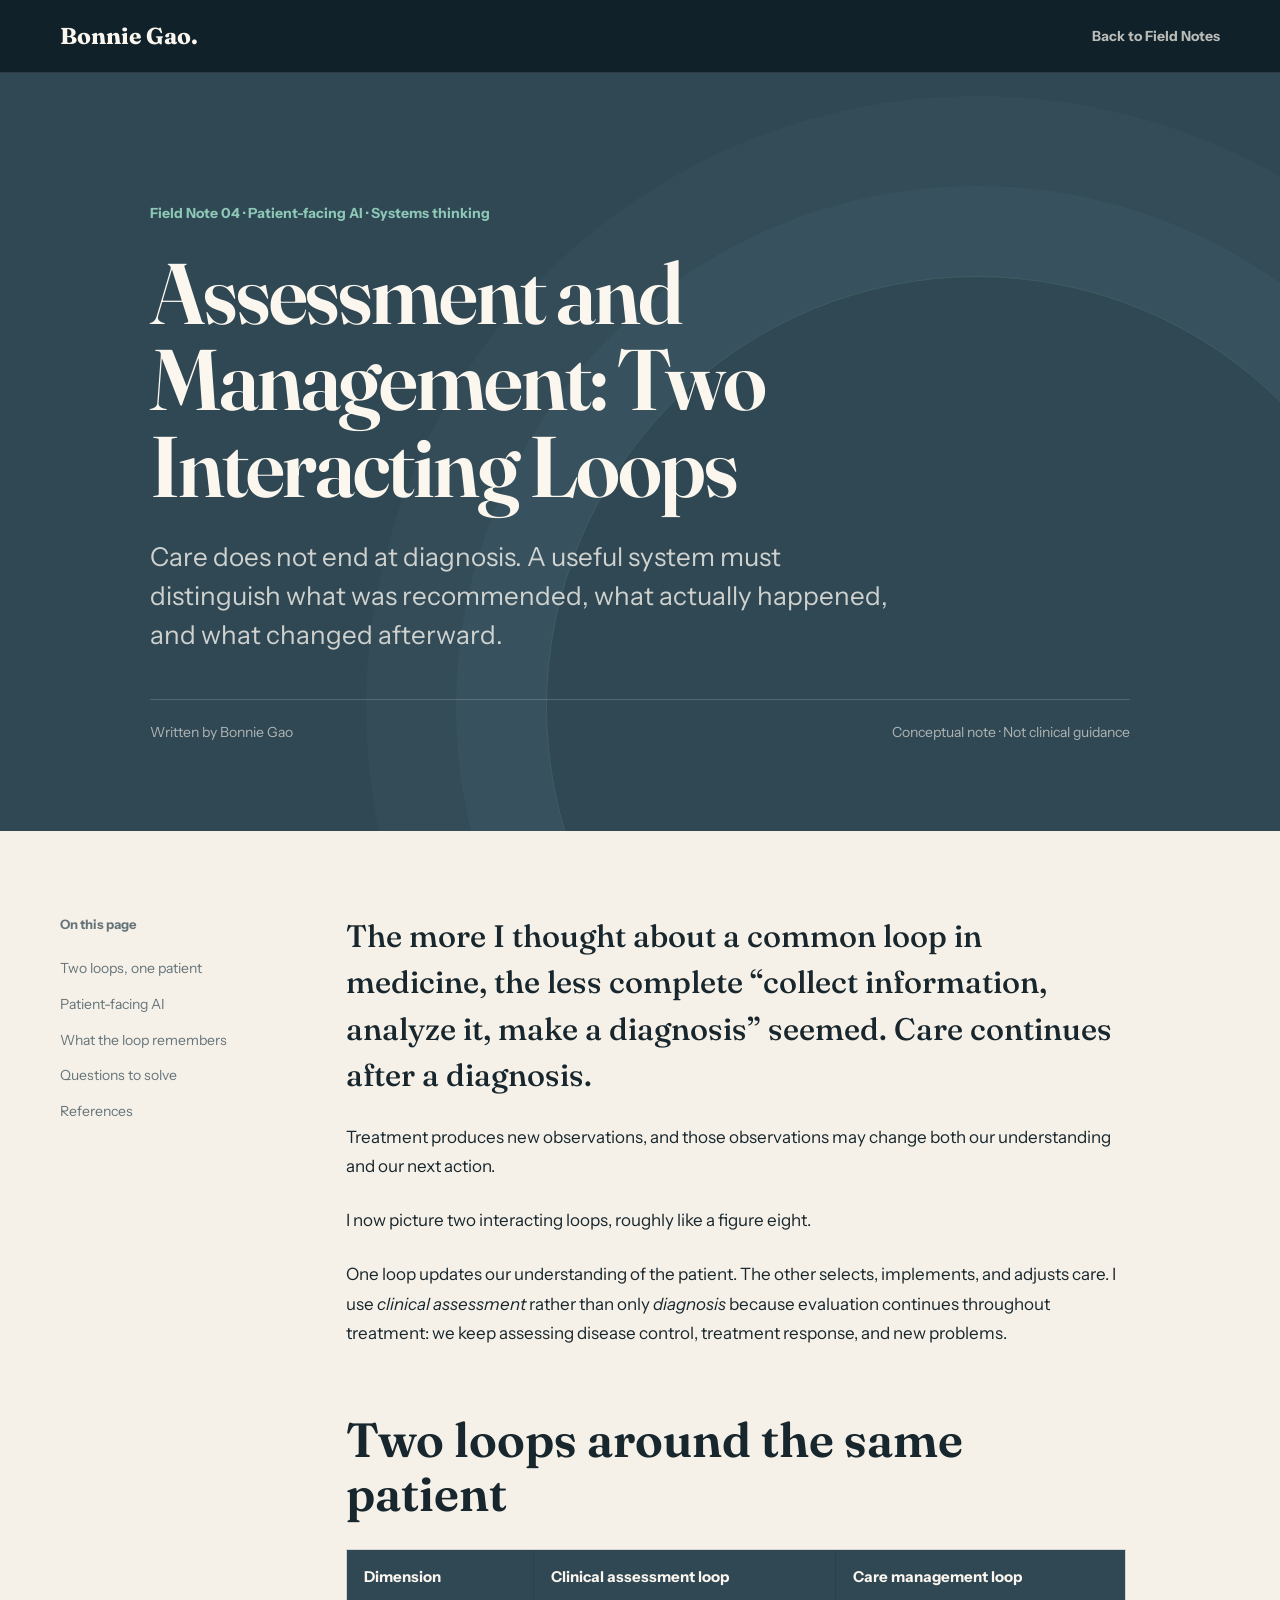
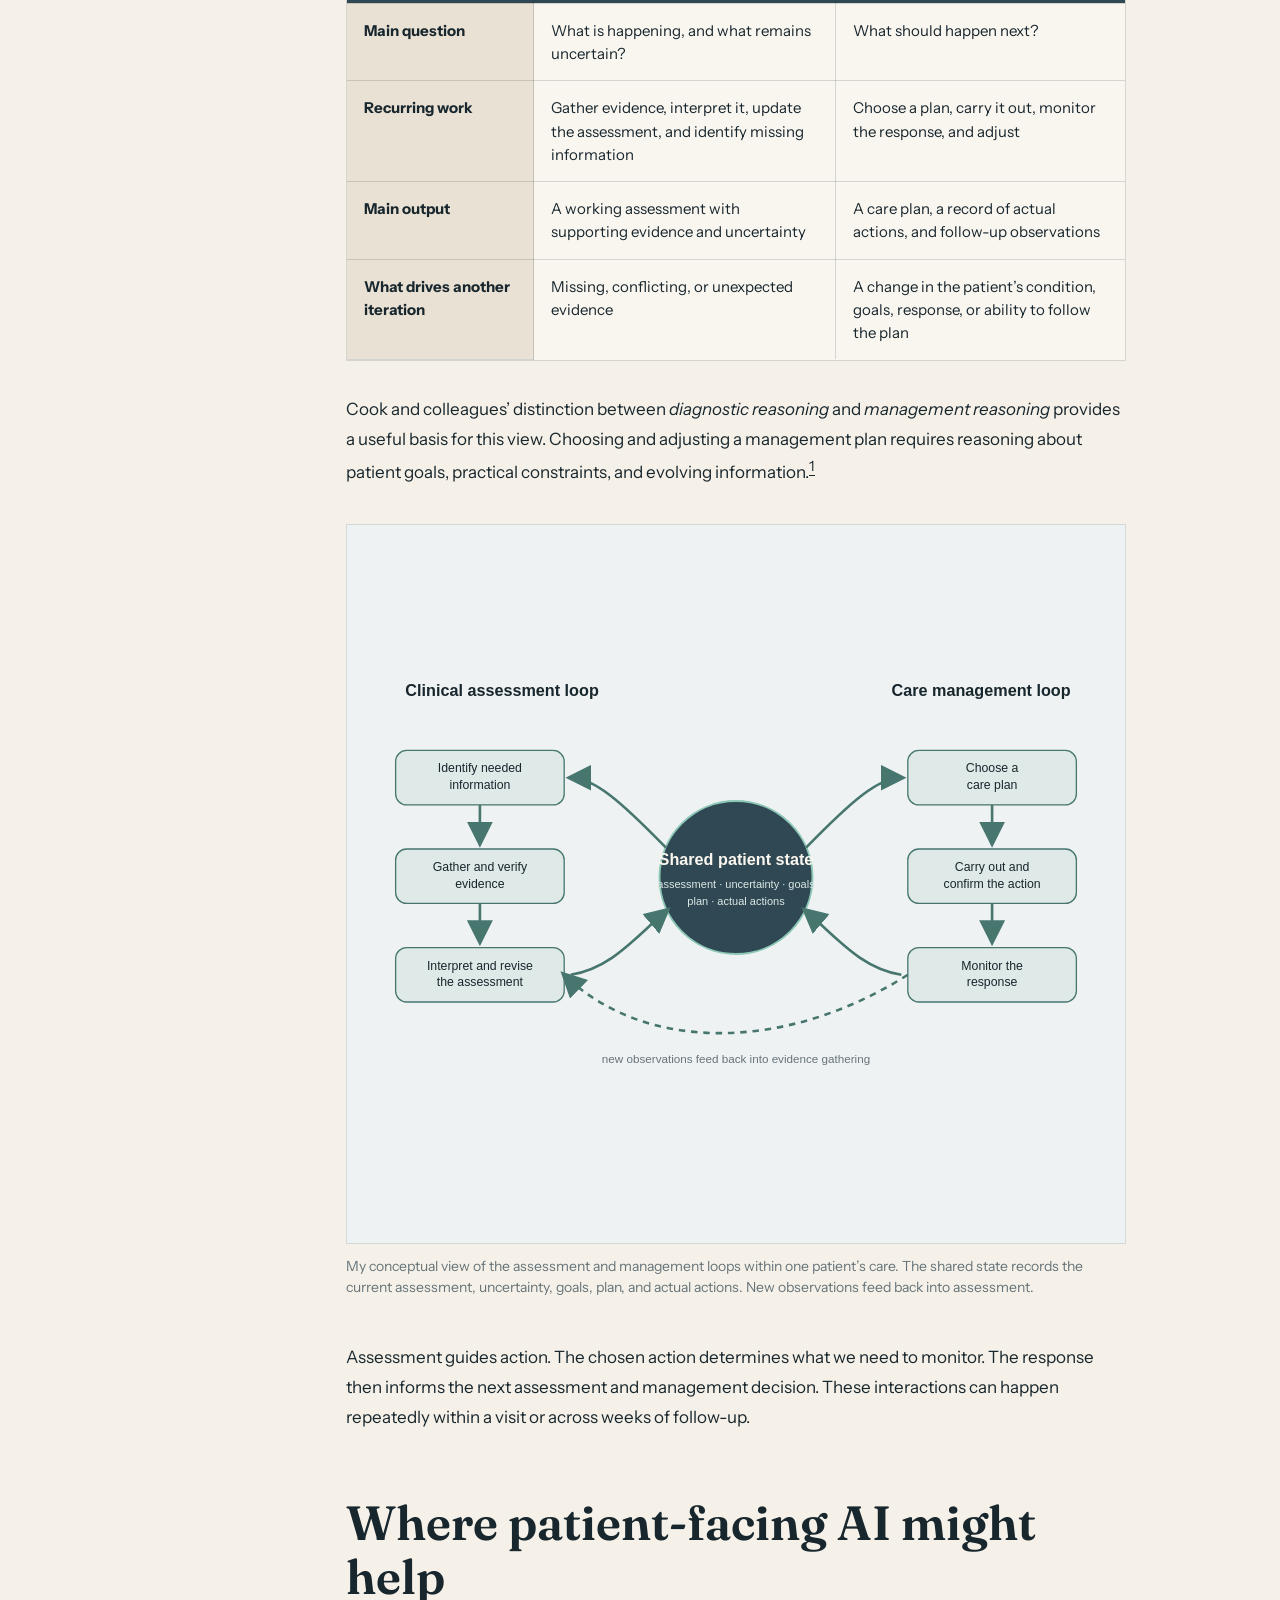
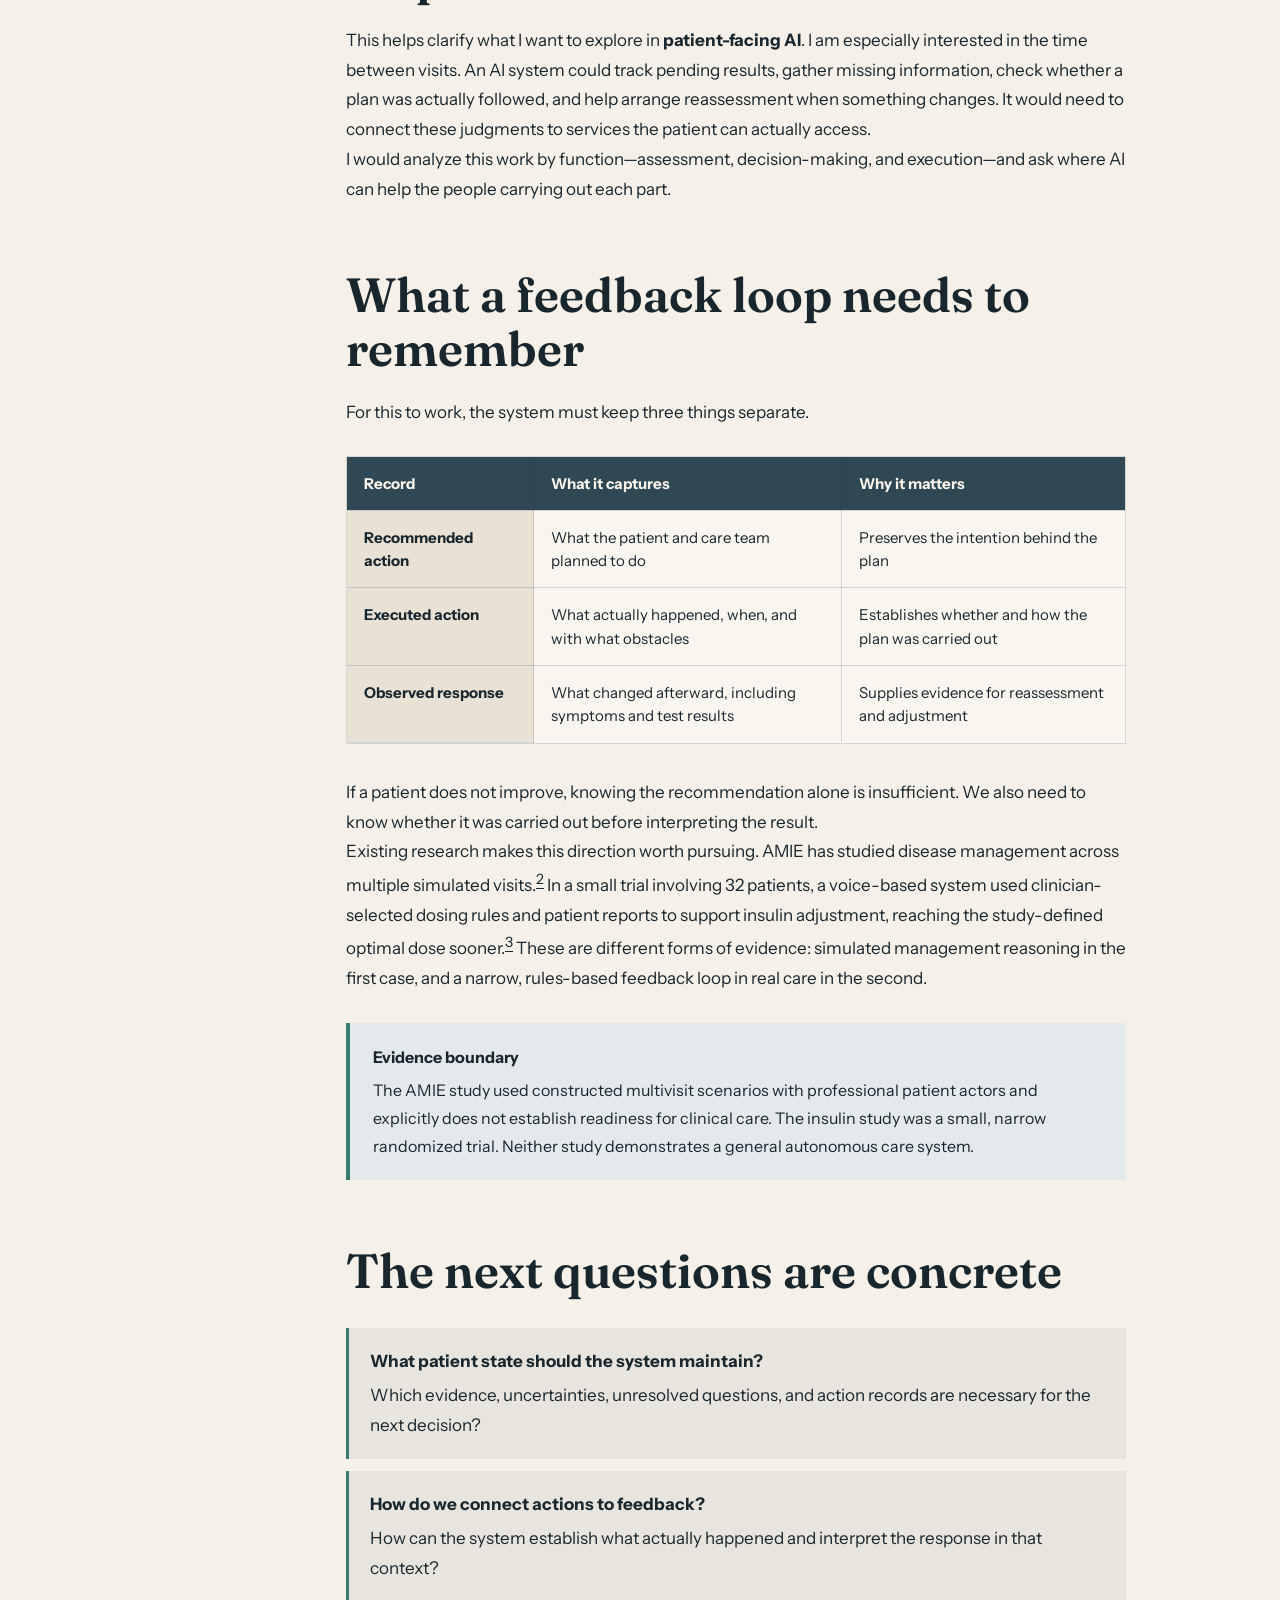
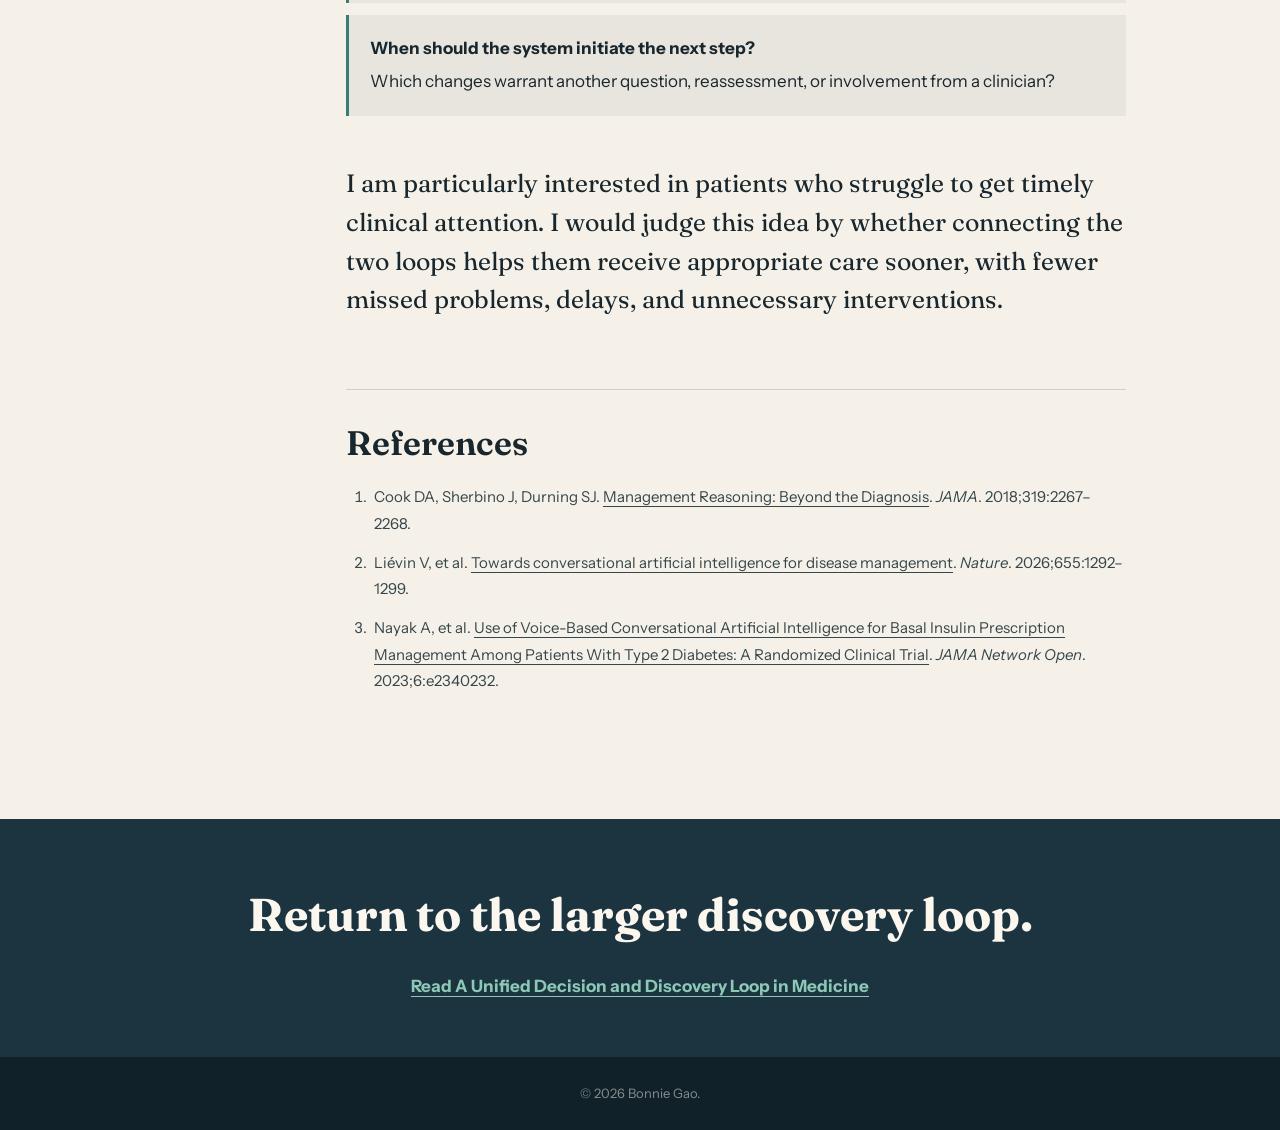
<file: field-notes/assessment-management-loops.html>
<!DOCTYPE html>
<html lang="en">
<head>
  <meta charset="UTF-8" />
  <meta name="viewport" content="width=device-width, initial-scale=1.0" />
  <meta name="description" content="A conceptual model of clinical assessment and care management as two interacting feedback loops around a shared patient state." />
  <meta name="theme-color" content="#304854" />
  <meta property="og:title" content="Assessment and Management: Two Interacting Loops | Bonnie Gao" />
  <meta property="og:description" content="Why patient-facing AI needs to connect assessment, execution, and feedback without collapsing them into one record." />
  <meta property="og:type" content="article" />
  <meta property="og:url" content="https://qiaohuigao.github.io/qiaohui-portfolio/field-notes/assessment-management-loops.html" />
  <link rel="canonical" href="https://qiaohuigao.github.io/qiaohui-portfolio/field-notes/assessment-management-loops.html" />
  <title>Assessment and Management: Two Interacting Loops | Bonnie Gao</title>
  <link rel="preconnect" href="https://fonts.googleapis.com">
  <link rel="preconnect" href="https://fonts.gstatic.com" crossorigin>
  <link href="https://fonts.googleapis.com/css2?family=Fraunces:opsz,wght@9..144,500;9..144,620;9..144,720&family=Instrument+Sans:ital,wght@0,400..800;1,400..800&display=swap" rel="stylesheet">
  <link rel="stylesheet" href="medical-loops.css" />
</head>
<body>
  <a class="skip-link" href="#article">Skip to article</a>
  <div class="reading-progress" aria-hidden="true"></div>
  <nav class="nav" aria-label="Main navigation">
    <div class="nav-inner">
      <a class="logo" href="../index.html">Bonnie Gao.</a>
      <a class="back-link" href="../index.html#field-notes">Back to Field Notes</a>
    </div>
  </nav>

  <header class="hero">
    <div class="hero-inner">
      <p class="eyebrow">Field Note 04 · Patient-facing AI · Systems thinking</p>
      <h1>Assessment and Management: Two Interacting Loops</h1>
      <p class="deck">Care does not end at diagnosis. A useful system must distinguish what was recommended, what actually happened, and what changed afterward.</p>
      <div class="byline"><span>Written by Bonnie Gao</span><span>Conceptual note · Not clinical guidance</span></div>
    </div>
  </header>

  <main class="article-layout" id="article">
    <aside class="contents" aria-label="On this page">
      <h2>On this page</h2>
      <ol>
        <li><a href="#two-loops">Two loops, one patient</a></li>
        <li><a href="#patient-facing-ai">Patient-facing AI</a></li>
        <li><a href="#memory">What the loop remembers</a></li>
        <li><a href="#questions">Questions to solve</a></li>
        <li><a href="#references">References</a></li>
      </ol>
    </aside>

    <article class="article-body">
      <p class="opening">The more I thought about a common loop in medicine, the less complete “collect information, analyze it, make a diagnosis” seemed. Care continues after a diagnosis.</p>
      <p>Treatment produces new observations, and those observations may change both our understanding and our next action.</p>
      <p>I now picture two interacting loops, roughly like a figure eight.</p>
      <p>One loop updates our understanding of the patient. The other selects, implements, and adjusts care. I use <em>clinical assessment</em> rather than only <em>diagnosis</em> because evaluation continues throughout treatment: we keep assessing disease control, treatment response, and new problems.</p>

      <section id="two-loops" aria-labelledby="two-loops-title">
        <h2 id="two-loops-title">Two loops around the same patient</h2>
        <div class="table-wrap">
          <table>
            <thead><tr><th scope="col">Dimension</th><th scope="col">Clinical assessment loop</th><th scope="col">Care management loop</th></tr></thead>
            <tbody>
              <tr><th scope="row">Main question</th><td>What is happening, and what remains uncertain?</td><td>What should happen next?</td></tr>
              <tr><th scope="row">Recurring work</th><td>Gather evidence, interpret it, update the assessment, and identify missing information</td><td>Choose a plan, carry it out, monitor the response, and adjust</td></tr>
              <tr><th scope="row">Main output</th><td>A working assessment with supporting evidence and uncertainty</td><td>A care plan, a record of actual actions, and follow-up observations</td></tr>
              <tr><th scope="row">What drives another iteration</th><td>Missing, conflicting, or unexpected evidence</td><td>A change in the patient’s condition, goals, response, or ability to follow the plan</td></tr>
            </tbody>
          </table>
        </div>
        <p>Cook and colleagues’ distinction between <em>diagnostic reasoning</em> and <em>management reasoning</em> provides a useful basis for this view. Choosing and adjusting a management plan requires reasoning about patient goals, practical constraints, and evolving information.<sup><a href="#ref-1">1</a></sup></p>
        <figure class="concept-figure">
          <img src="../assets/field-notes/medical-loops/assessment-management-loop.svg" alt="Clinical assessment and care management loops connected by a shared patient state" width="1200" height="720" />
          <figcaption>My conceptual view of the assessment and management loops within one patient’s care. The shared state records the current assessment, uncertainty, goals, plan, and actual actions. New observations feed back into assessment.</figcaption>
        </figure>
        <p>Assessment guides action. The chosen action determines what we need to monitor. The response then informs the next assessment and management decision. These interactions can happen repeatedly within a visit or across weeks of follow-up.</p>
      </section>

      <section id="patient-facing-ai" aria-labelledby="patient-facing-ai-title">
        <h2 id="patient-facing-ai-title">Where patient-facing AI might help</h2>
        <p>This helps clarify what I want to explore in <strong>patient-facing AI</strong>. I am especially interested in the time between visits. An AI system could track pending results, gather missing information, check whether a plan was actually followed, and help arrange reassessment when something changes. It would need to connect these judgments to services the patient can actually access.</p>
        <p>I would analyze this work by function—assessment, decision-making, and execution—and ask where AI can help the people carrying out each part.</p>
      </section>

      <section id="memory" aria-labelledby="memory-title">
        <h2 id="memory-title">What a feedback loop needs to remember</h2>
        <p>For this to work, the system must keep three things separate.</p>
        <div class="table-wrap">
          <table>
            <thead><tr><th scope="col">Record</th><th scope="col">What it captures</th><th scope="col">Why it matters</th></tr></thead>
            <tbody>
              <tr><th scope="row">Recommended action</th><td>What the patient and care team planned to do</td><td>Preserves the intention behind the plan</td></tr>
              <tr><th scope="row">Executed action</th><td>What actually happened, when, and with what obstacles</td><td>Establishes whether and how the plan was carried out</td></tr>
              <tr><th scope="row">Observed response</th><td>What changed afterward, including symptoms and test results</td><td>Supplies evidence for reassessment and adjustment</td></tr>
            </tbody>
          </table>
        </div>
        <p>If a patient does not improve, knowing the recommendation alone is insufficient. We also need to know whether it was carried out before interpreting the result.</p>
        <p>Existing research makes this direction worth pursuing. AMIE has studied disease management across multiple simulated visits.<sup><a href="#ref-2">2</a></sup> In a small trial involving 32 patients, a voice-based system used clinician-selected dosing rules and patient reports to support insulin adjustment, reaching the study-defined optimal dose sooner.<sup><a href="#ref-3">3</a></sup> These are different forms of evidence: simulated management reasoning in the first case, and a narrow, rules-based feedback loop in real care in the second.</p>
        <aside class="evidence-note"><strong>Evidence boundary</strong>The AMIE study used constructed multivisit scenarios with professional patient actors and explicitly does not establish readiness for clinical care. The insulin study was a small, narrow randomized trial. Neither study demonstrates a general autonomous care system.</aside>
      </section>

      <section id="questions" aria-labelledby="questions-title">
        <h2 id="questions-title">The next questions are concrete</h2>
        <div class="questions">
          <div class="question"><strong>What patient state should the system maintain?</strong>Which evidence, uncertainties, unresolved questions, and action records are necessary for the next decision?</div>
          <div class="question"><strong>How do we connect actions to feedback?</strong>How can the system establish what actually happened and interpret the response in that context?</div>
          <div class="question"><strong>When should the system initiate the next step?</strong>Which changes warrant another question, reassessment, or involvement from a clinician?</div>
        </div>
        <p class="closing-thought">I am particularly interested in patients who struggle to get timely clinical attention. I would judge this idea by whether connecting the two loops helps them receive appropriate care sooner, with fewer missed problems, delays, and unnecessary interventions.</p>
      </section>

      <section class="references" id="references" aria-labelledby="references-title">
        <h2 id="references-title">References</h2>
        <ol>
          <li id="ref-1">Cook DA, Sherbino J, Durning SJ. <a href="https://jamanetwork.com/journals/jama/fullarticle/2681495" target="_blank" rel="noopener">Management Reasoning: Beyond the Diagnosis</a>. <em>JAMA</em>. 2018;319:2267–2268.</li>
          <li id="ref-2">Liévin V, et al. <a href="https://www.nature.com/articles/s41586-026-10764-5" target="_blank" rel="noopener">Towards conversational artificial intelligence for disease management</a>. <em>Nature</em>. 2026;655:1292–1299.</li>
          <li id="ref-3">Nayak A, et al. <a href="https://jamanetwork.com/journals/jamanetworkopen/fullarticle/2812420" target="_blank" rel="noopener">Use of Voice-Based Conversational Artificial Intelligence for Basal Insulin Prescription Management Among Patients With Type 2 Diabetes: A Randomized Clinical Trial</a>. <em>JAMA Network Open</em>. 2023;6:e2340232.</li>
        </ol>
      </section>
    </article>
  </main>

  <section class="article-end" aria-label="Continue reading"><h2>Return to the larger discovery loop.</h2><a href="decision-discovery-loop-in-medicine.html">Read A Unified Decision and Discovery Loop in Medicine</a></section>
  <footer>© 2026 Bonnie Gao.</footer>
  <script>const bar=document.querySelector('.reading-progress');addEventListener('scroll',()=>{const d=document.documentElement;const max=d.scrollHeight-d.clientHeight;bar.style.width=(max?d.scrollTop/max*100:0)+'%';},{passive:true});</script>
</body>
</html>
</file>
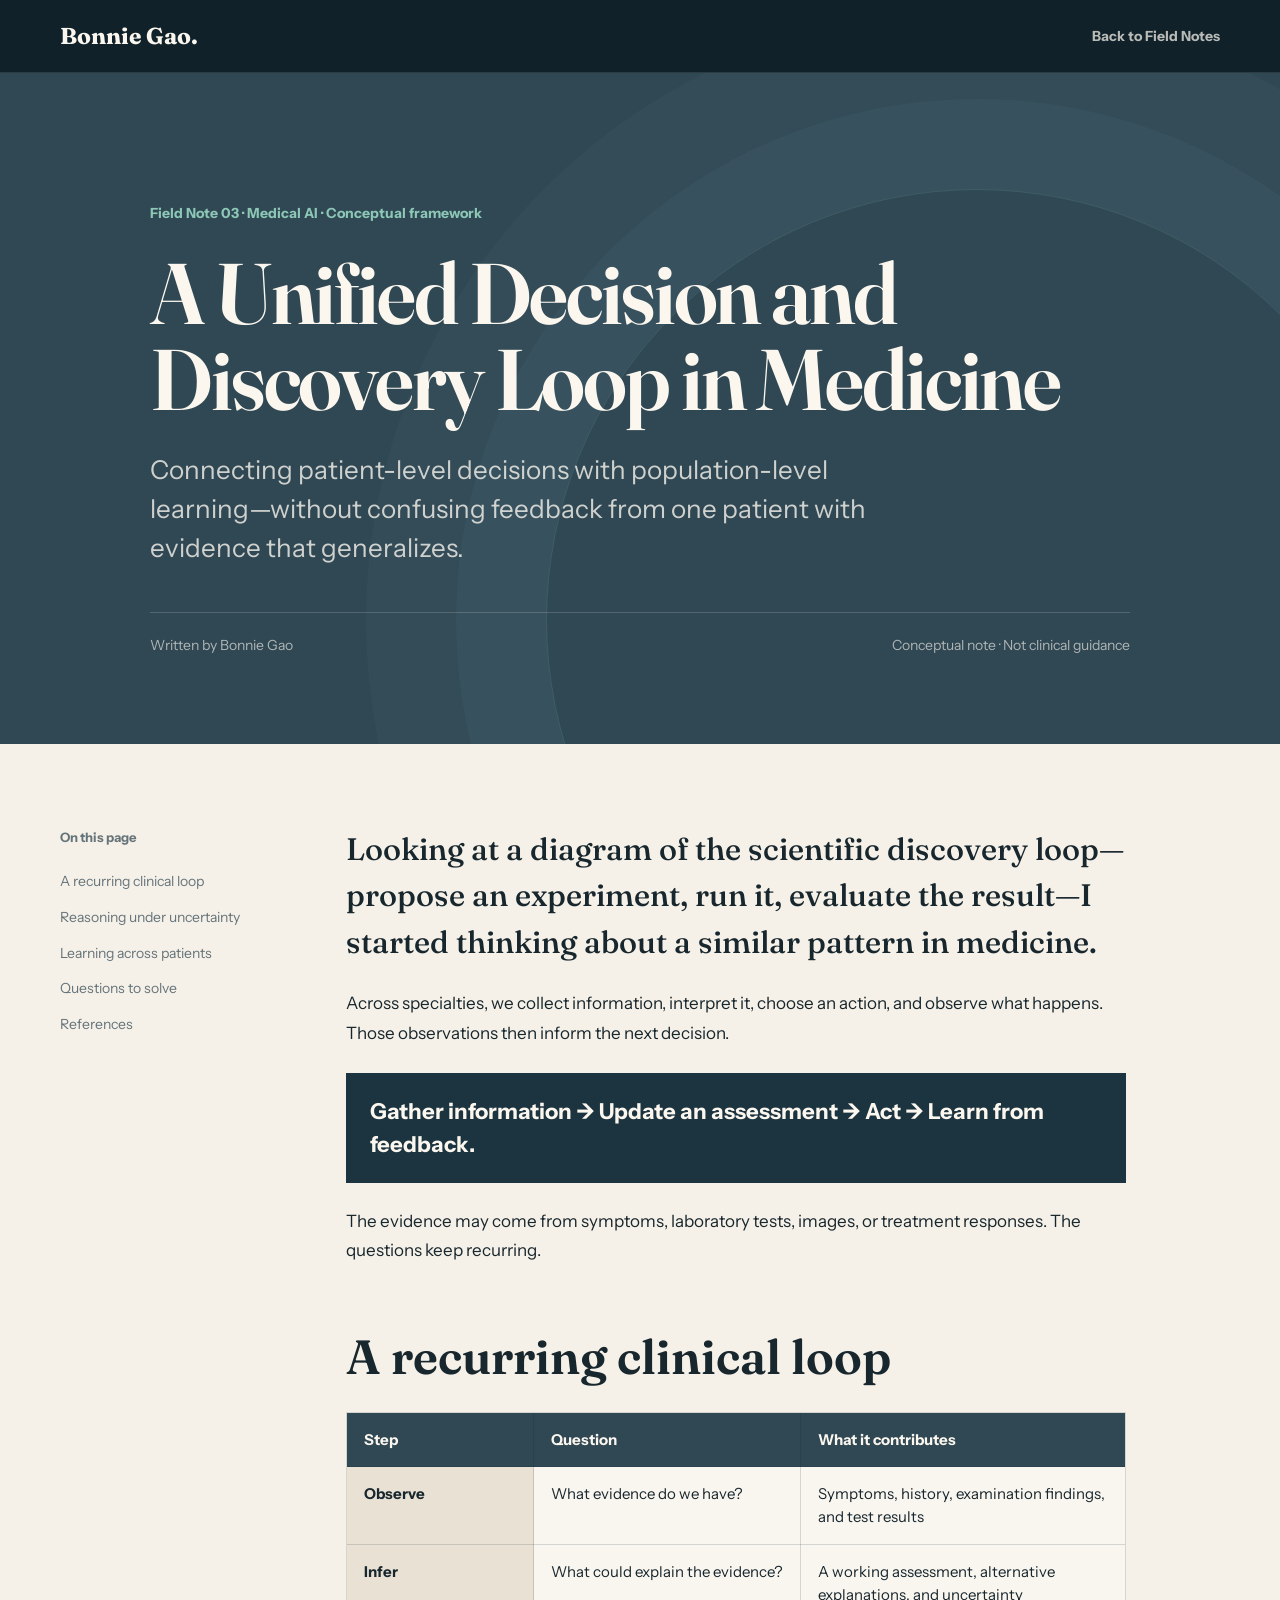
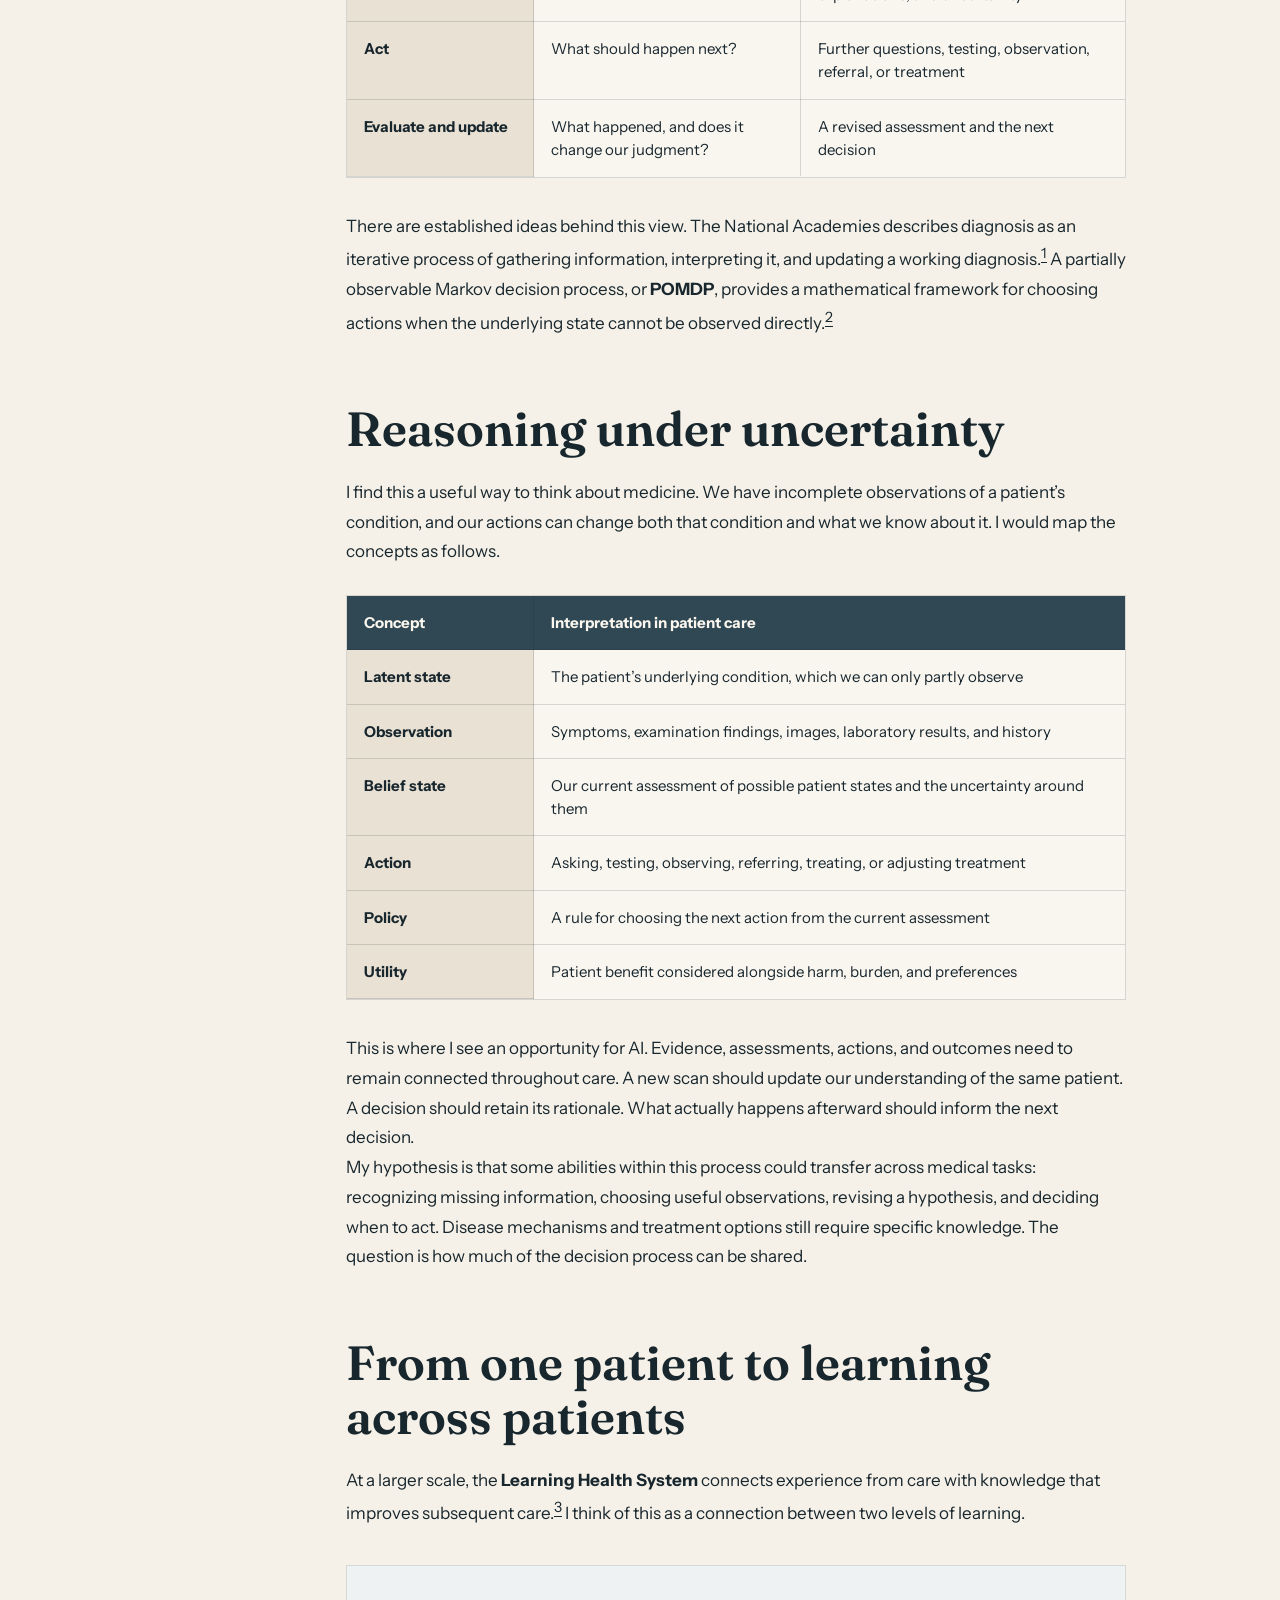
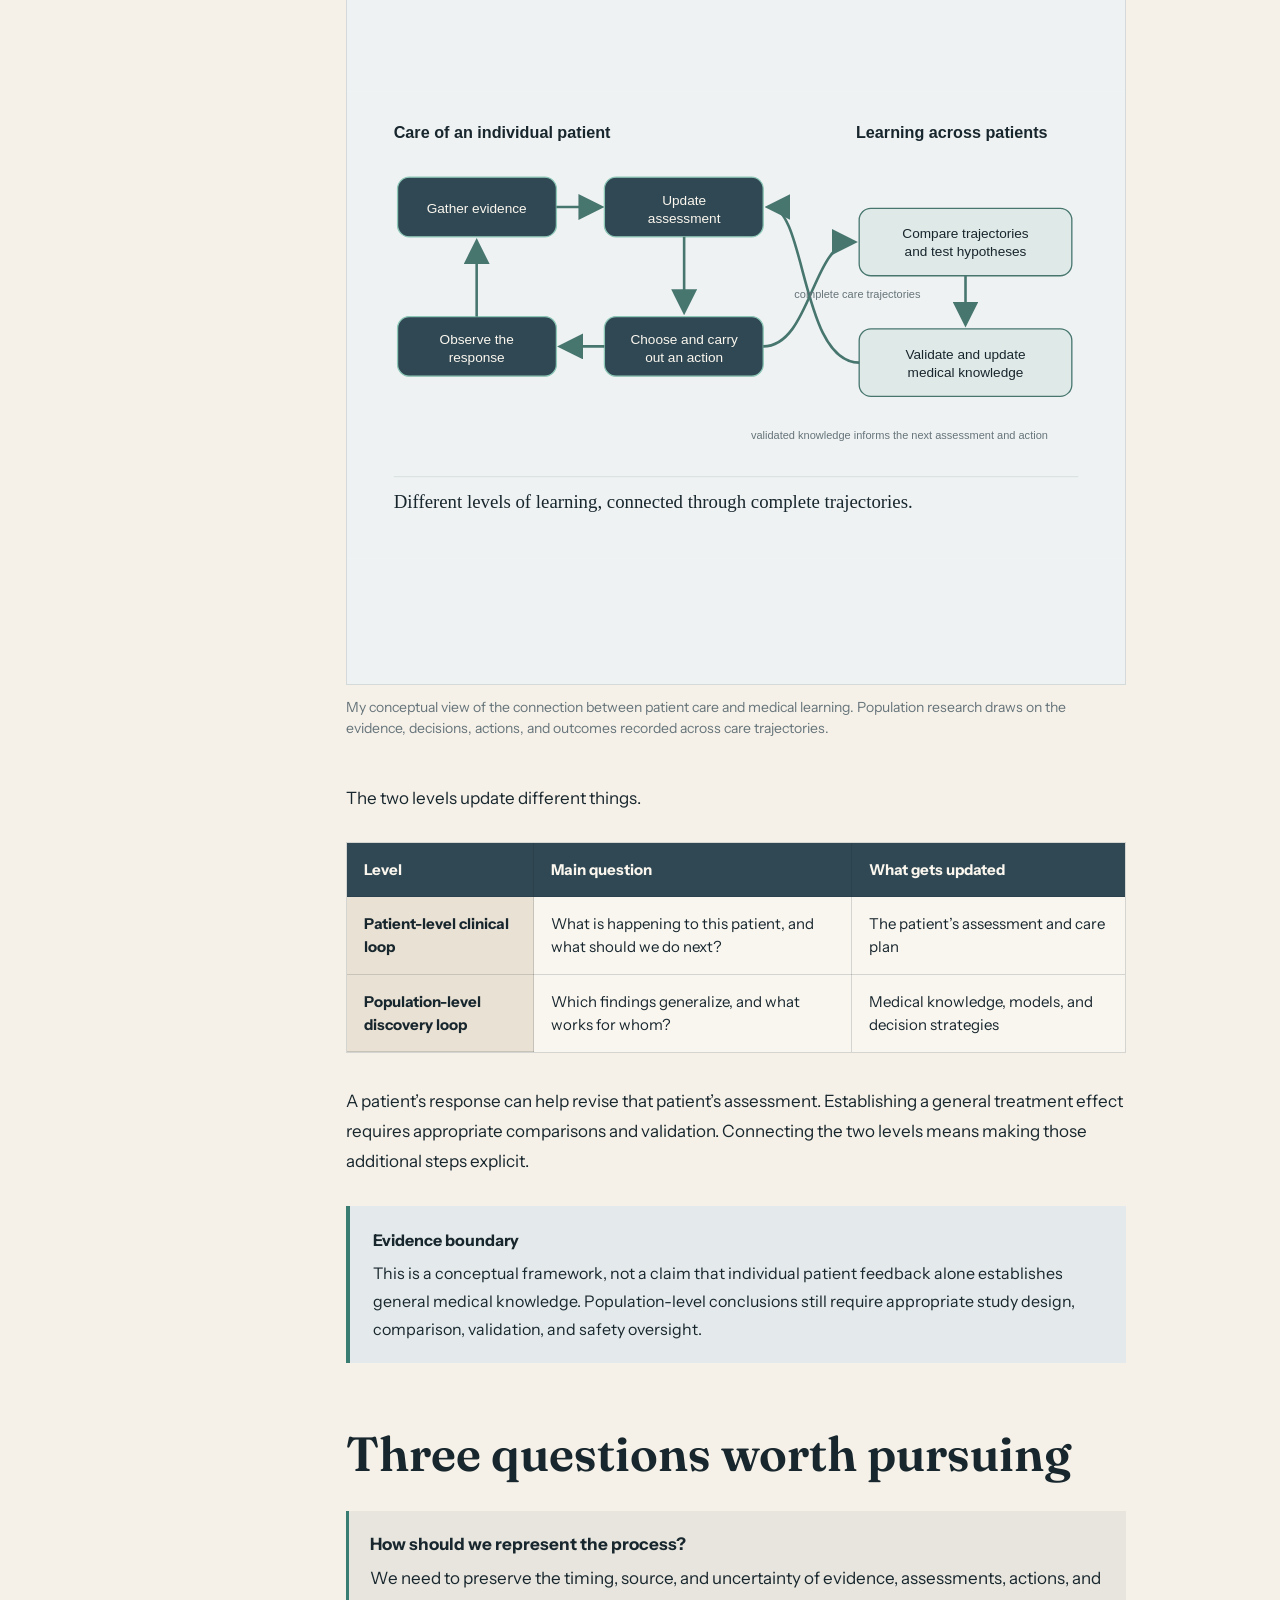
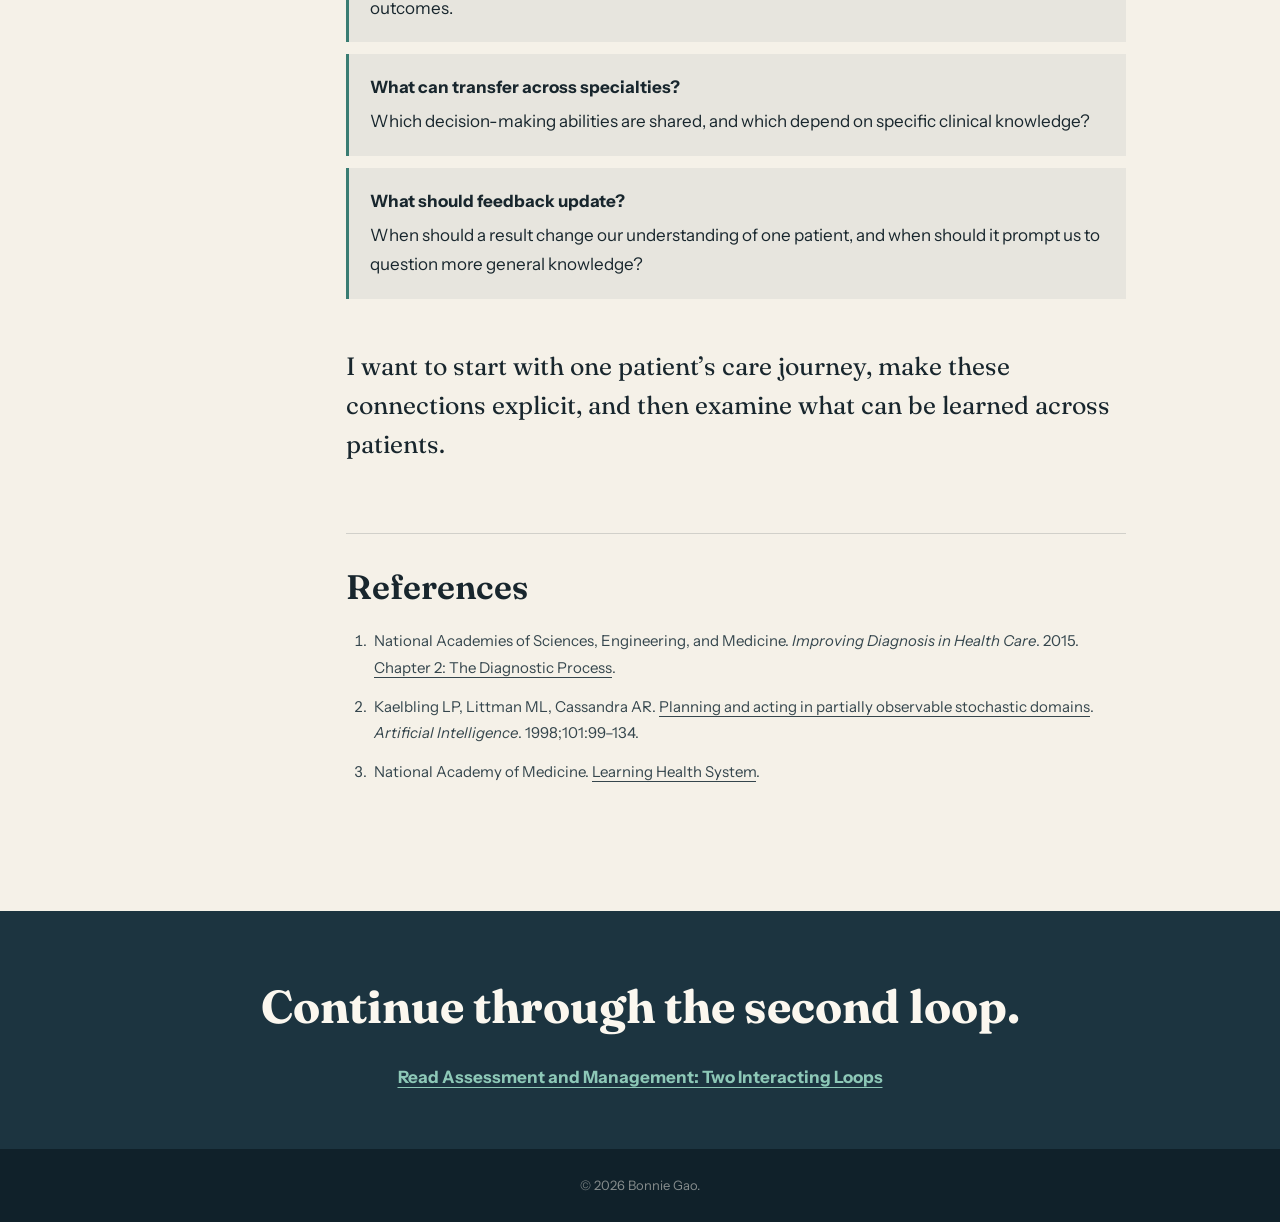
<file: field-notes/decision-discovery-loop-in-medicine.html>
<!DOCTYPE html>
<html lang="en">
<head>
  <meta charset="UTF-8" />
  <meta name="viewport" content="width=device-width, initial-scale=1.0" />
  <meta name="description" content="A conceptual framework connecting patient-level clinical decisions with population-level medical discovery." />
  <meta name="theme-color" content="#304854" />
  <meta property="og:title" content="A Unified Decision and Discovery Loop in Medicine | Bonnie Gao" />
  <meta property="og:description" content="How evidence, assessment, action, feedback, and population learning might fit into one connected system." />
  <meta property="og:type" content="article" />
  <meta property="og:url" content="https://qiaohuigao.github.io/qiaohui-portfolio/field-notes/decision-discovery-loop-in-medicine.html" />
  <link rel="canonical" href="https://qiaohuigao.github.io/qiaohui-portfolio/field-notes/decision-discovery-loop-in-medicine.html" />
  <title>A Unified Decision and Discovery Loop in Medicine | Bonnie Gao</title>
  <link rel="preconnect" href="https://fonts.googleapis.com">
  <link rel="preconnect" href="https://fonts.gstatic.com" crossorigin>
  <link href="https://fonts.googleapis.com/css2?family=Fraunces:opsz,wght@9..144,500;9..144,620;9..144,720&family=Instrument+Sans:ital,wght@0,400..800;1,400..800&display=swap" rel="stylesheet">
  <link rel="stylesheet" href="medical-loops.css" />
</head>
<body>
  <a class="skip-link" href="#article">Skip to article</a>
  <div class="reading-progress" aria-hidden="true"></div>
  <nav class="nav" aria-label="Main navigation">
    <div class="nav-inner">
      <a class="logo" href="../index.html">Bonnie Gao.</a>
      <a class="back-link" href="../index.html#field-notes">Back to Field Notes</a>
    </div>
  </nav>

  <header class="hero">
    <div class="hero-inner">
      <p class="eyebrow">Field Note 03 · Medical AI · Conceptual framework</p>
      <h1>A Unified Decision and Discovery Loop in Medicine</h1>
      <p class="deck">Connecting patient-level decisions with population-level learning—without confusing feedback from one patient with evidence that generalizes.</p>
      <div class="byline"><span>Written by Bonnie Gao</span><span>Conceptual note · Not clinical guidance</span></div>
    </div>
  </header>

  <main class="article-layout" id="article">
    <aside class="contents" aria-label="On this page">
      <h2>On this page</h2>
      <ol>
        <li><a href="#clinical-loop">A recurring clinical loop</a></li>
        <li><a href="#uncertainty">Reasoning under uncertainty</a></li>
        <li><a href="#two-levels">Learning across patients</a></li>
        <li><a href="#questions">Questions to solve</a></li>
        <li><a href="#references">References</a></li>
      </ol>
    </aside>

    <article class="article-body">
      <p class="opening">Looking at a diagram of the scientific discovery loop—propose an experiment, run it, evaluate the result—I started thinking about a similar pattern in medicine.</p>
      <p>Across specialties, we collect information, interpret it, choose an action, and observe what happens. Those observations then inform the next decision.</p>
      <p class="loop-statement">Gather information → Update an assessment → Act → Learn from feedback.</p>
      <p>The evidence may come from symptoms, laboratory tests, images, or treatment responses. The questions keep recurring.</p>

      <section id="clinical-loop" aria-labelledby="clinical-loop-title">
        <h2 id="clinical-loop-title">A recurring clinical loop</h2>
        <div class="table-wrap">
          <table>
            <thead><tr><th scope="col">Step</th><th scope="col">Question</th><th scope="col">What it contributes</th></tr></thead>
            <tbody>
              <tr><th scope="row">Observe</th><td>What evidence do we have?</td><td>Symptoms, history, examination findings, and test results</td></tr>
              <tr><th scope="row">Infer</th><td>What could explain the evidence?</td><td>A working assessment, alternative explanations, and uncertainty</td></tr>
              <tr><th scope="row">Act</th><td>What should happen next?</td><td>Further questions, testing, observation, referral, or treatment</td></tr>
              <tr><th scope="row">Evaluate and update</th><td>What happened, and does it change our judgment?</td><td>A revised assessment and the next decision</td></tr>
            </tbody>
          </table>
        </div>
        <p>There are established ideas behind this view. The National Academies describes diagnosis as an iterative process of gathering information, interpreting it, and updating a working diagnosis.<sup><a href="#ref-1">1</a></sup> A partially observable Markov decision process, or <strong>POMDP</strong>, provides a mathematical framework for choosing actions when the underlying state cannot be observed directly.<sup><a href="#ref-2">2</a></sup></p>
      </section>

      <section id="uncertainty" aria-labelledby="uncertainty-title">
        <h2 id="uncertainty-title">Reasoning under uncertainty</h2>
        <p>I find this a useful way to think about medicine. We have incomplete observations of a patient’s condition, and our actions can change both that condition and what we know about it. I would map the concepts as follows.</p>
        <div class="table-wrap">
          <table>
            <thead><tr><th scope="col">Concept</th><th scope="col">Interpretation in patient care</th></tr></thead>
            <tbody>
              <tr><th scope="row">Latent state</th><td>The patient’s underlying condition, which we can only partly observe</td></tr>
              <tr><th scope="row">Observation</th><td>Symptoms, examination findings, images, laboratory results, and history</td></tr>
              <tr><th scope="row">Belief state</th><td>Our current assessment of possible patient states and the uncertainty around them</td></tr>
              <tr><th scope="row">Action</th><td>Asking, testing, observing, referring, treating, or adjusting treatment</td></tr>
              <tr><th scope="row">Policy</th><td>A rule for choosing the next action from the current assessment</td></tr>
              <tr><th scope="row">Utility</th><td>Patient benefit considered alongside harm, burden, and preferences</td></tr>
            </tbody>
          </table>
        </div>
        <p>This is where I see an opportunity for AI. Evidence, assessments, actions, and outcomes need to remain connected throughout care. A new scan should update our understanding of the same patient. A decision should retain its rationale. What actually happens afterward should inform the next decision.</p>
        <p>My hypothesis is that some abilities within this process could transfer across medical tasks: recognizing missing information, choosing useful observations, revising a hypothesis, and deciding when to act. Disease mechanisms and treatment options still require specific knowledge. The question is how much of the decision process can be shared.</p>
      </section>

      <section id="two-levels" aria-labelledby="two-levels-title">
        <h2 id="two-levels-title">From one patient to learning across patients</h2>
        <p>At a larger scale, the <strong>Learning Health System</strong> connects experience from care with knowledge that improves subsequent care.<sup><a href="#ref-3">3</a></sup> I think of this as a connection between two levels of learning.</p>
        <figure class="concept-figure">
          <img src="../assets/field-notes/medical-loops/decision-discovery-loop.svg" alt="Patient care loop connected to a population-level discovery loop" width="1200" height="720" />
          <figcaption>My conceptual view of the connection between patient care and medical learning. Population research draws on the evidence, decisions, actions, and outcomes recorded across care trajectories.</figcaption>
        </figure>
        <p>The two levels update different things.</p>
        <div class="table-wrap">
          <table>
            <thead><tr><th scope="col">Level</th><th scope="col">Main question</th><th scope="col">What gets updated</th></tr></thead>
            <tbody>
              <tr><th scope="row">Patient-level clinical loop</th><td>What is happening to this patient, and what should we do next?</td><td>The patient’s assessment and care plan</td></tr>
              <tr><th scope="row">Population-level discovery loop</th><td>Which findings generalize, and what works for whom?</td><td>Medical knowledge, models, and decision strategies</td></tr>
            </tbody>
          </table>
        </div>
        <p>A patient’s response can help revise that patient’s assessment. Establishing a general treatment effect requires appropriate comparisons and validation. Connecting the two levels means making those additional steps explicit.</p>
        <aside class="evidence-note"><strong>Evidence boundary</strong>This is a conceptual framework, not a claim that individual patient feedback alone establishes general medical knowledge. Population-level conclusions still require appropriate study design, comparison, validation, and safety oversight.</aside>
      </section>

      <section id="questions" aria-labelledby="questions-title">
        <h2 id="questions-title">Three questions worth pursuing</h2>
        <div class="questions">
          <div class="question"><strong>How should we represent the process?</strong>We need to preserve the timing, source, and uncertainty of evidence, assessments, actions, and outcomes.</div>
          <div class="question"><strong>What can transfer across specialties?</strong>Which decision-making abilities are shared, and which depend on specific clinical knowledge?</div>
          <div class="question"><strong>What should feedback update?</strong>When should a result change our understanding of one patient, and when should it prompt us to question more general knowledge?</div>
        </div>
        <p class="closing-thought">I want to start with one patient’s care journey, make these connections explicit, and then examine what can be learned across patients.</p>
      </section>

      <section class="references" id="references" aria-labelledby="references-title">
        <h2 id="references-title">References</h2>
        <ol>
          <li id="ref-1">National Academies of Sciences, Engineering, and Medicine. <em>Improving Diagnosis in Health Care</em>. 2015. <a href="https://www.ncbi.nlm.nih.gov/books/NBK338593/" target="_blank" rel="noopener">Chapter 2: The Diagnostic Process</a>.</li>
          <li id="ref-2">Kaelbling LP, Littman ML, Cassandra AR. <a href="https://people.csail.mit.edu/lpk/papers/aij98-pomdp.pdf" target="_blank" rel="noopener">Planning and acting in partially observable stochastic domains</a>. <em>Artificial Intelligence</em>. 1998;101:99–134.</li>
          <li id="ref-3">National Academy of Medicine. <a href="https://nam.edu/our-work/programs/leadership-consortium/learning-health-system/" target="_blank" rel="noopener">Learning Health System</a>.</li>
        </ol>
      </section>
    </article>
  </main>

  <section class="article-end" aria-label="Continue reading"><h2>Continue through the second loop.</h2><a href="assessment-management-loops.html">Read Assessment and Management: Two Interacting Loops</a></section>
  <footer>© 2026 Bonnie Gao.</footer>
  <script>const bar=document.querySelector('.reading-progress');addEventListener('scroll',()=>{const d=document.documentElement;const max=d.scrollHeight-d.clientHeight;bar.style.width=(max?d.scrollTop/max*100:0)+'%';},{passive:true});</script>
</body>
</html>
</file>
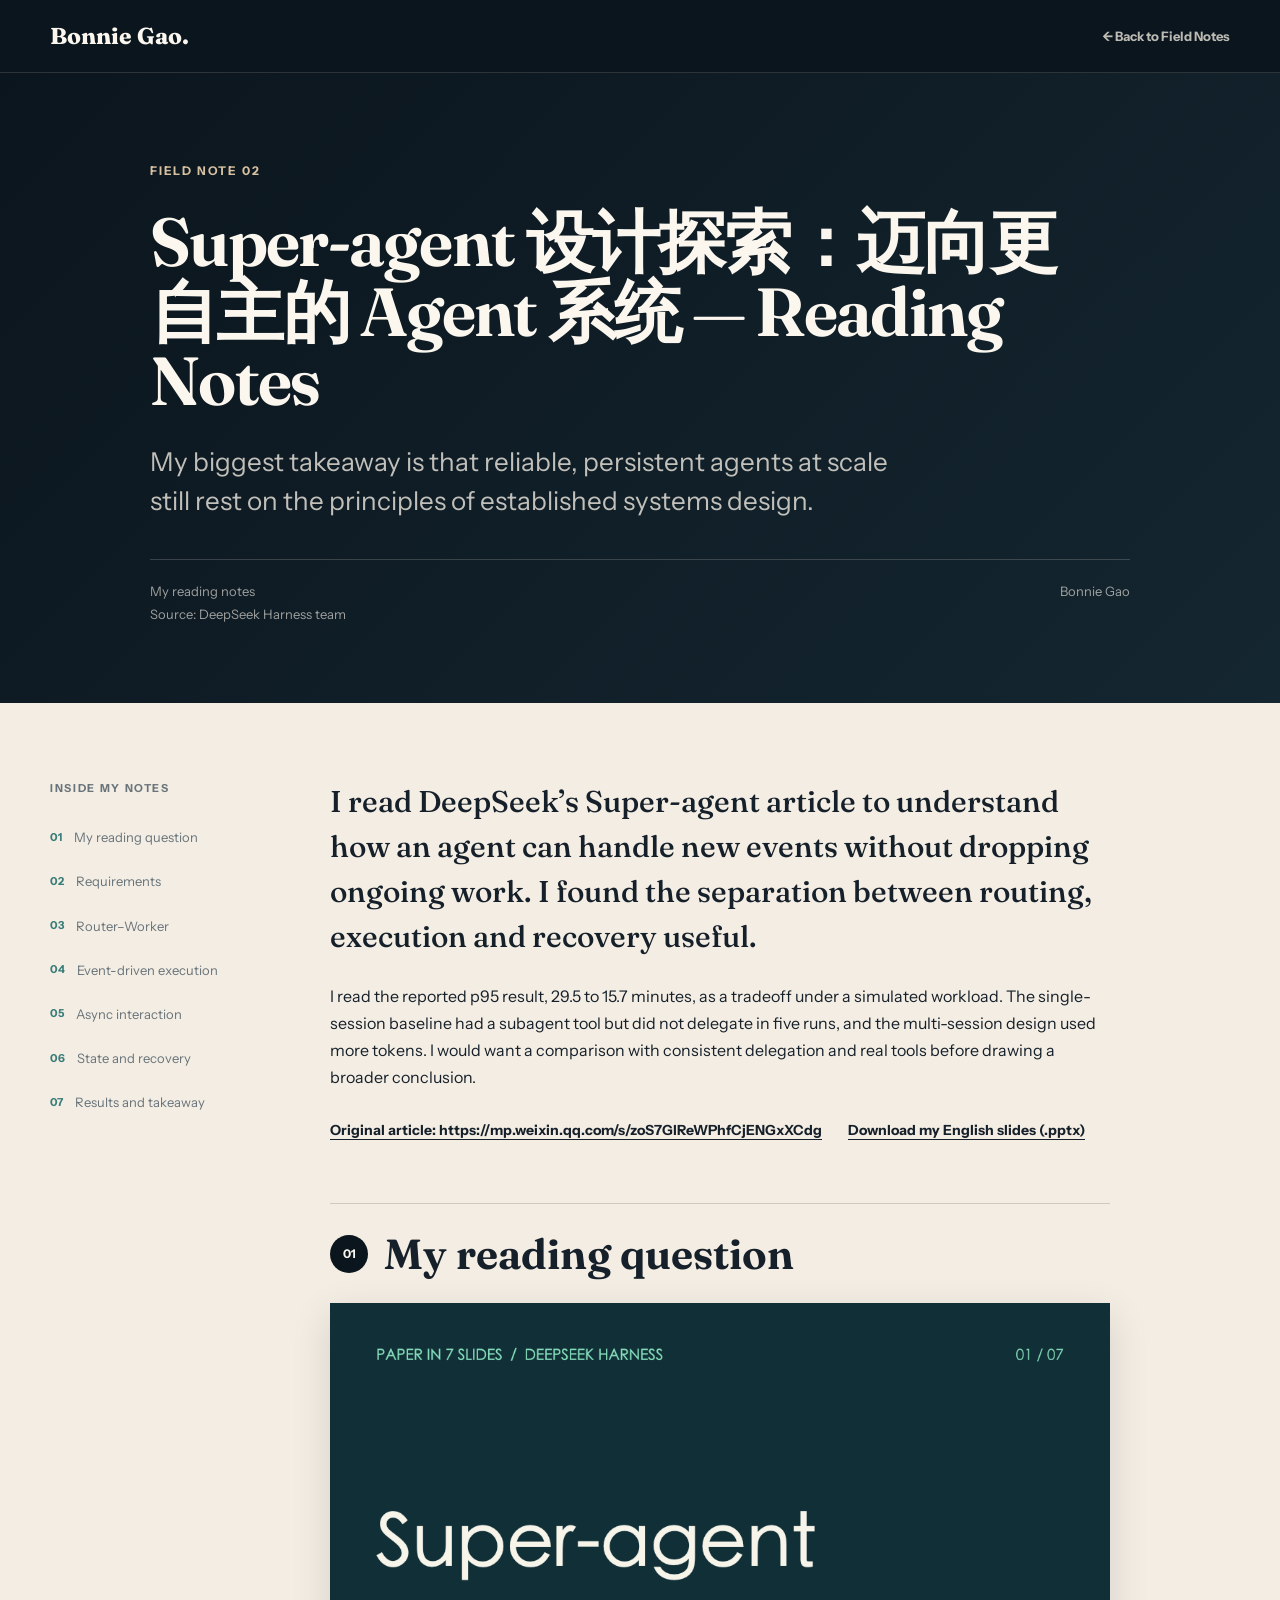
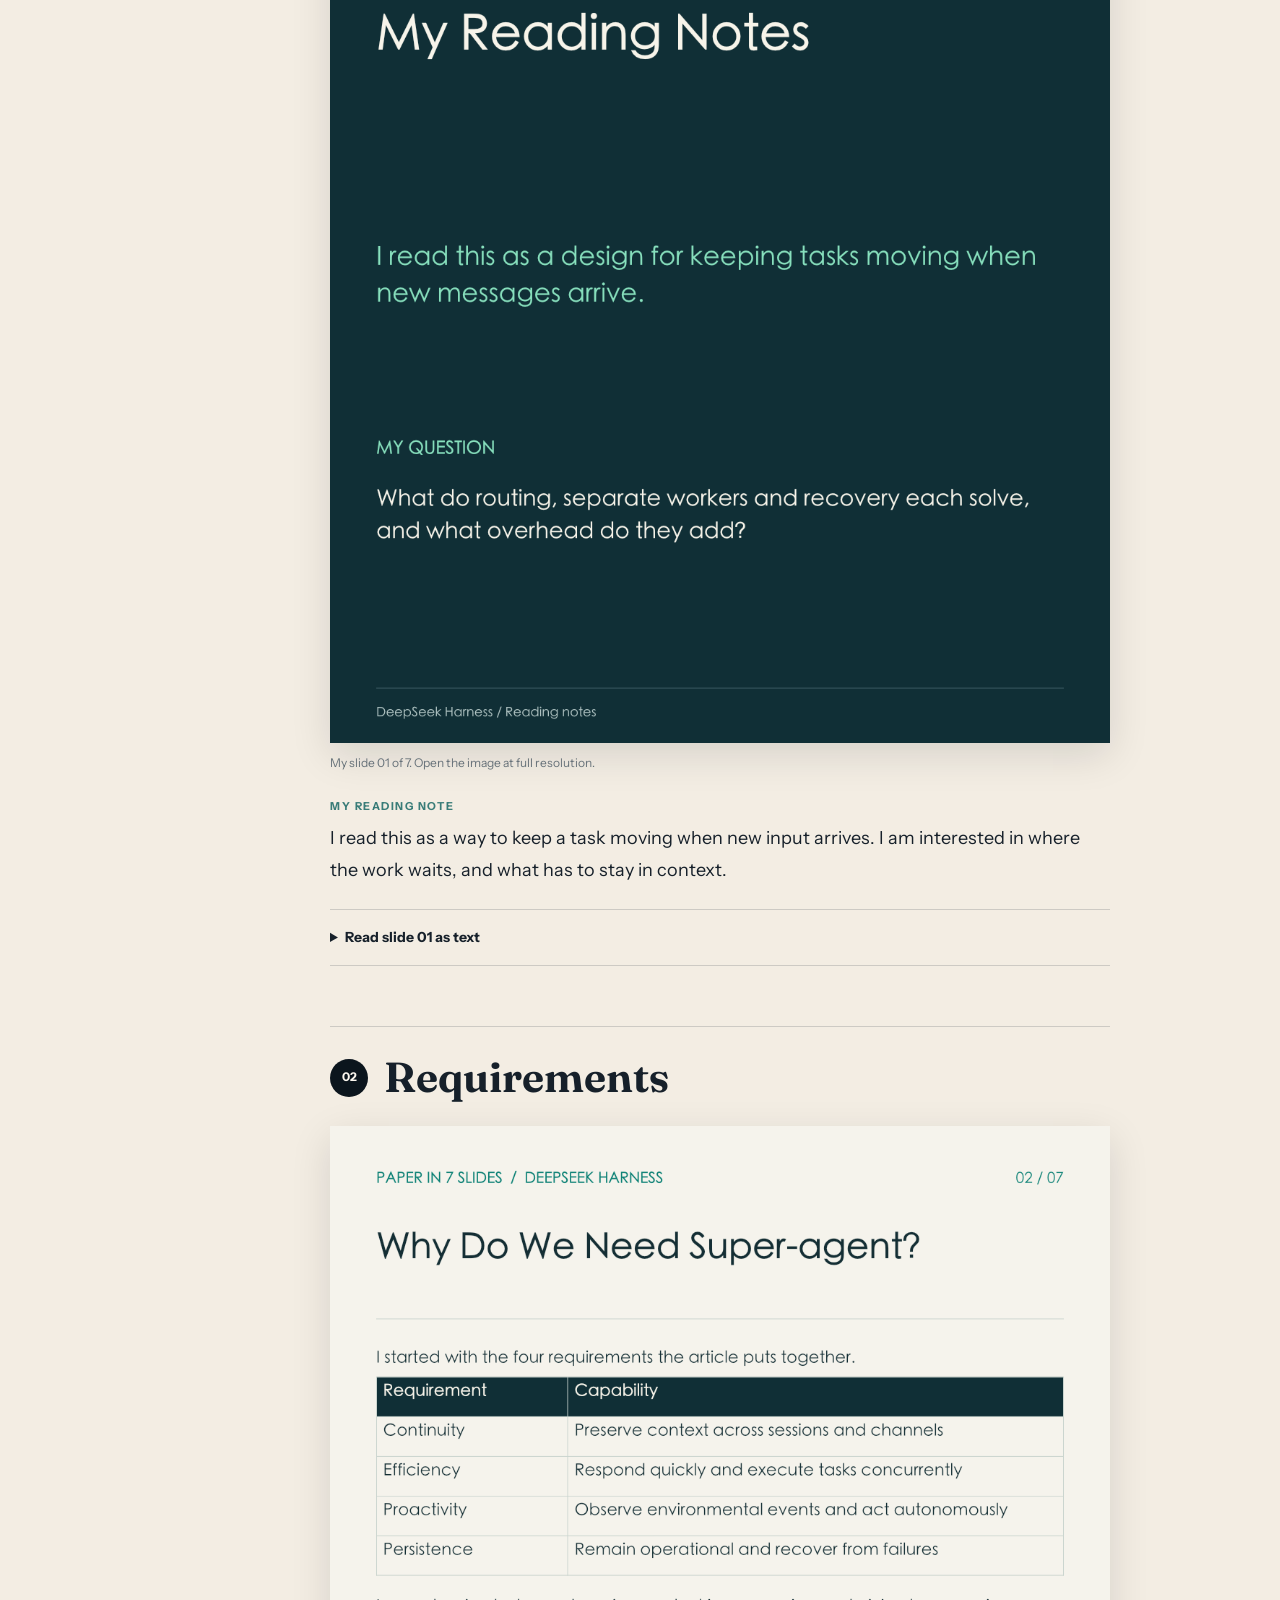
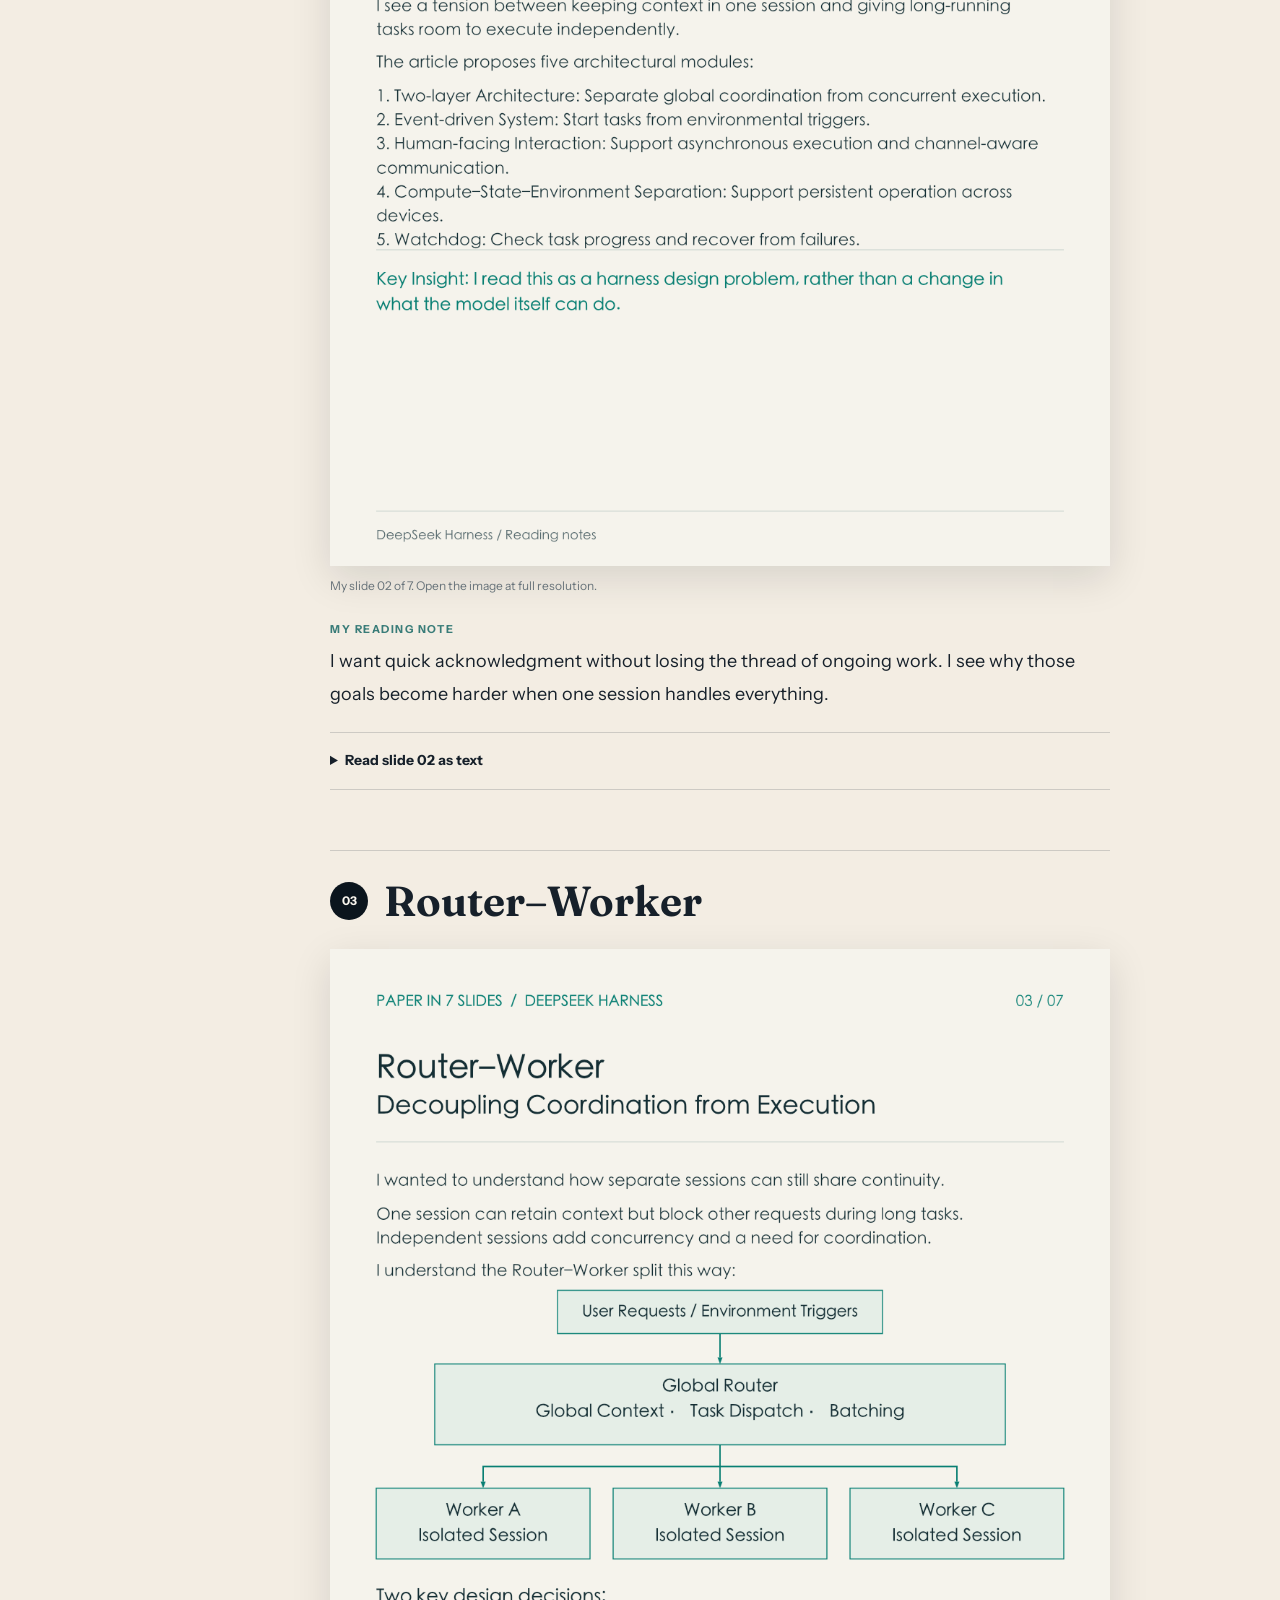
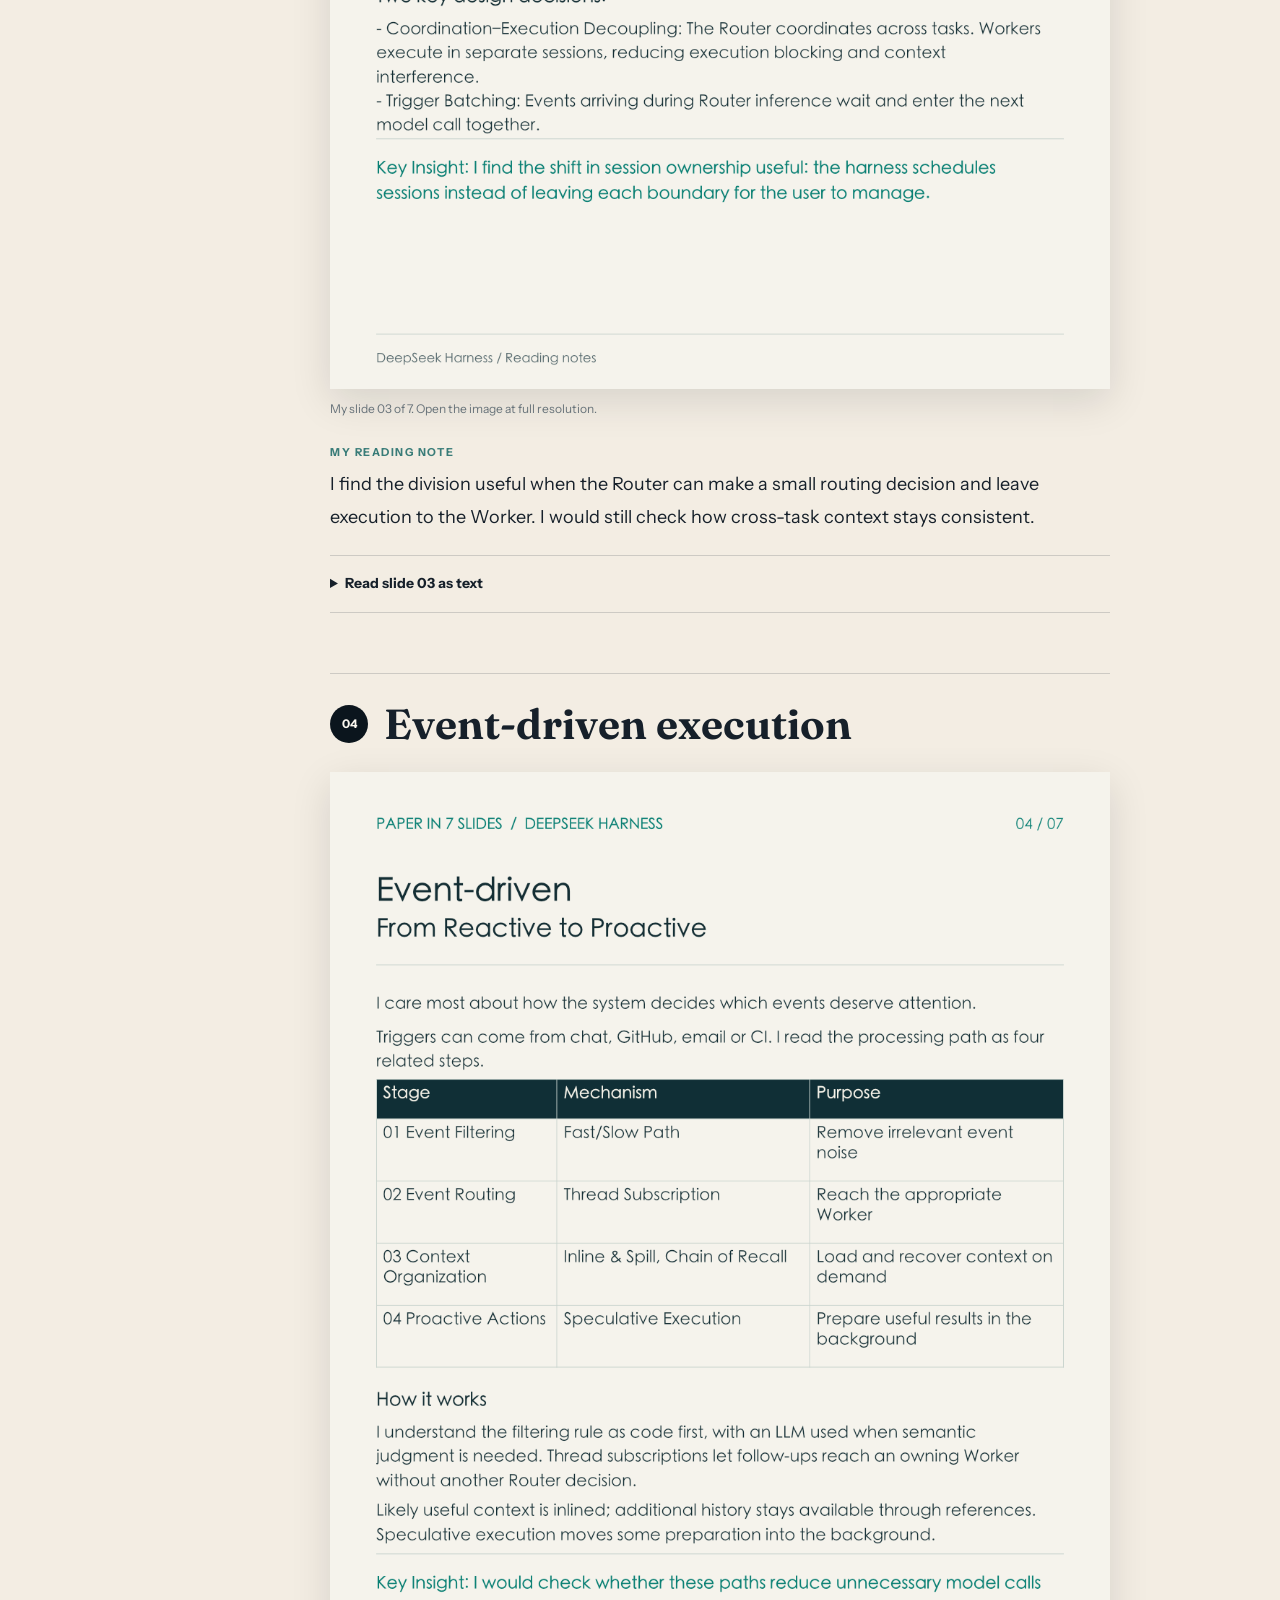
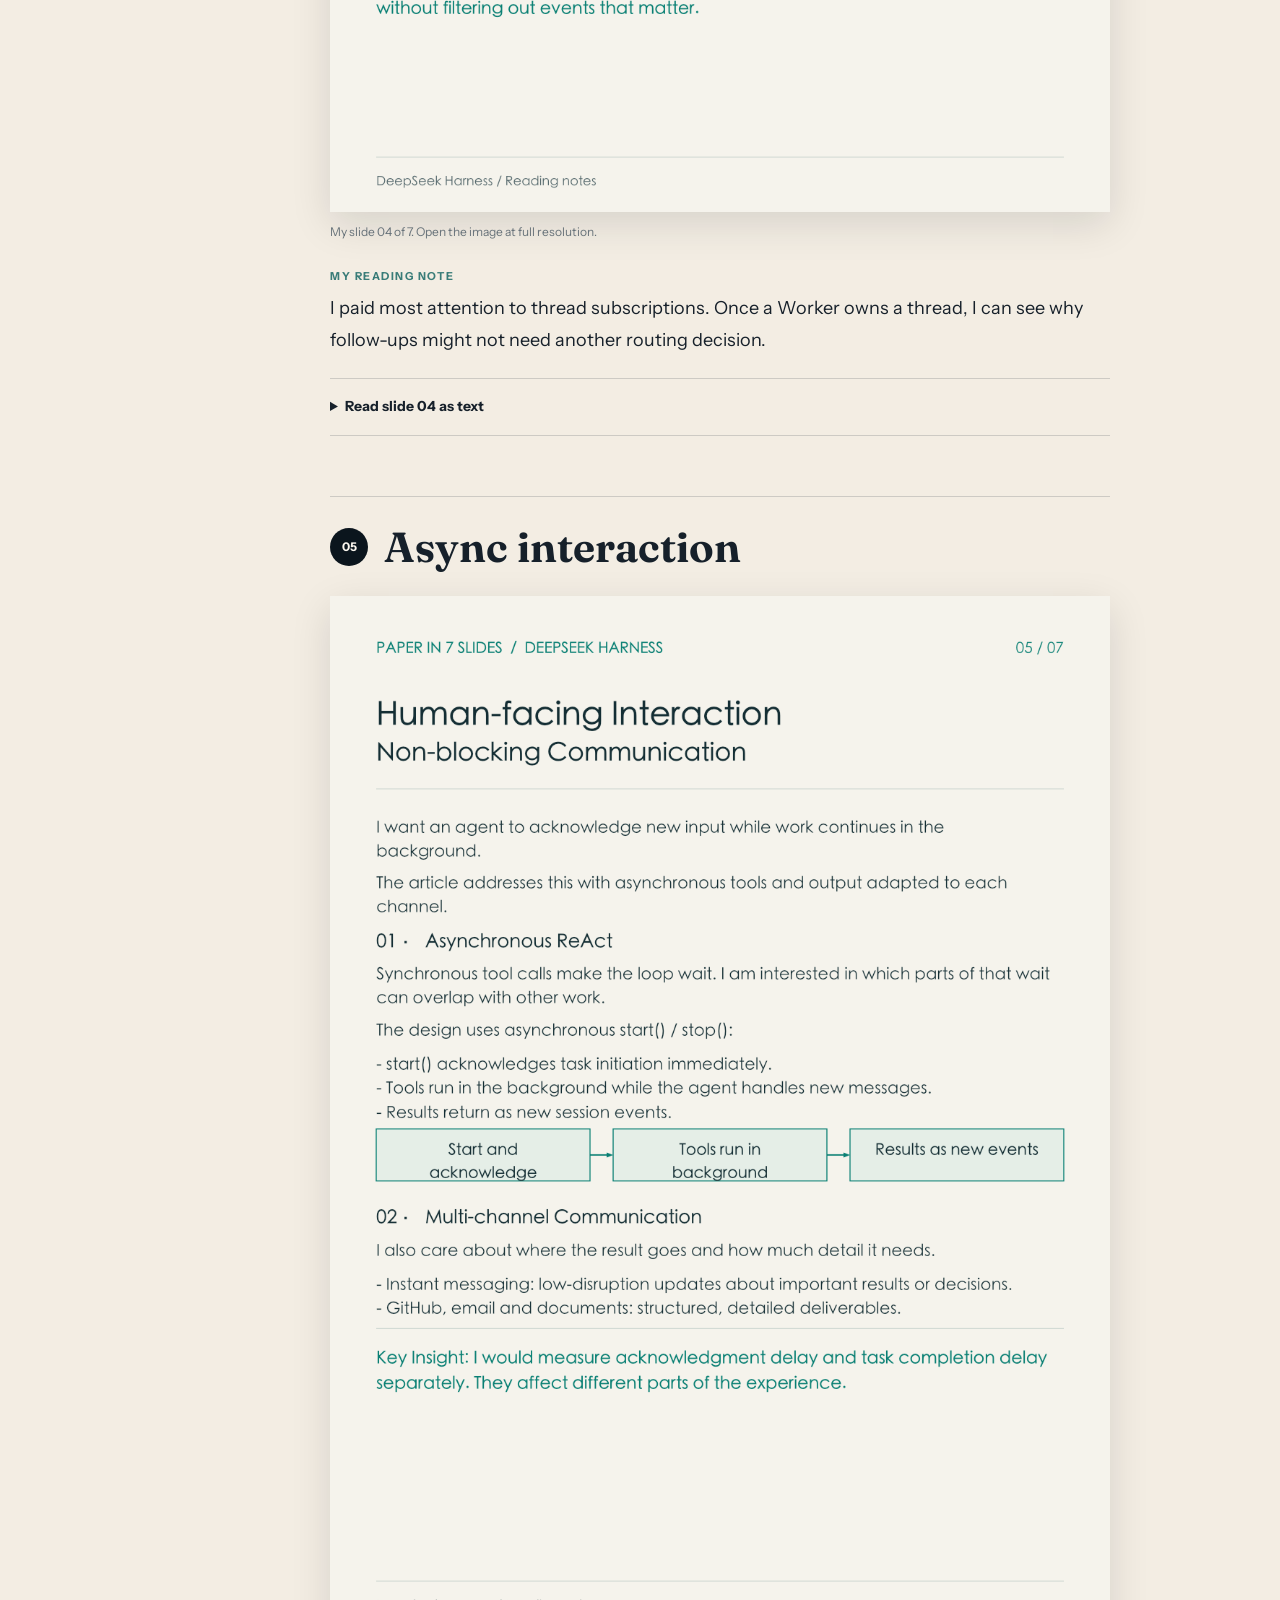
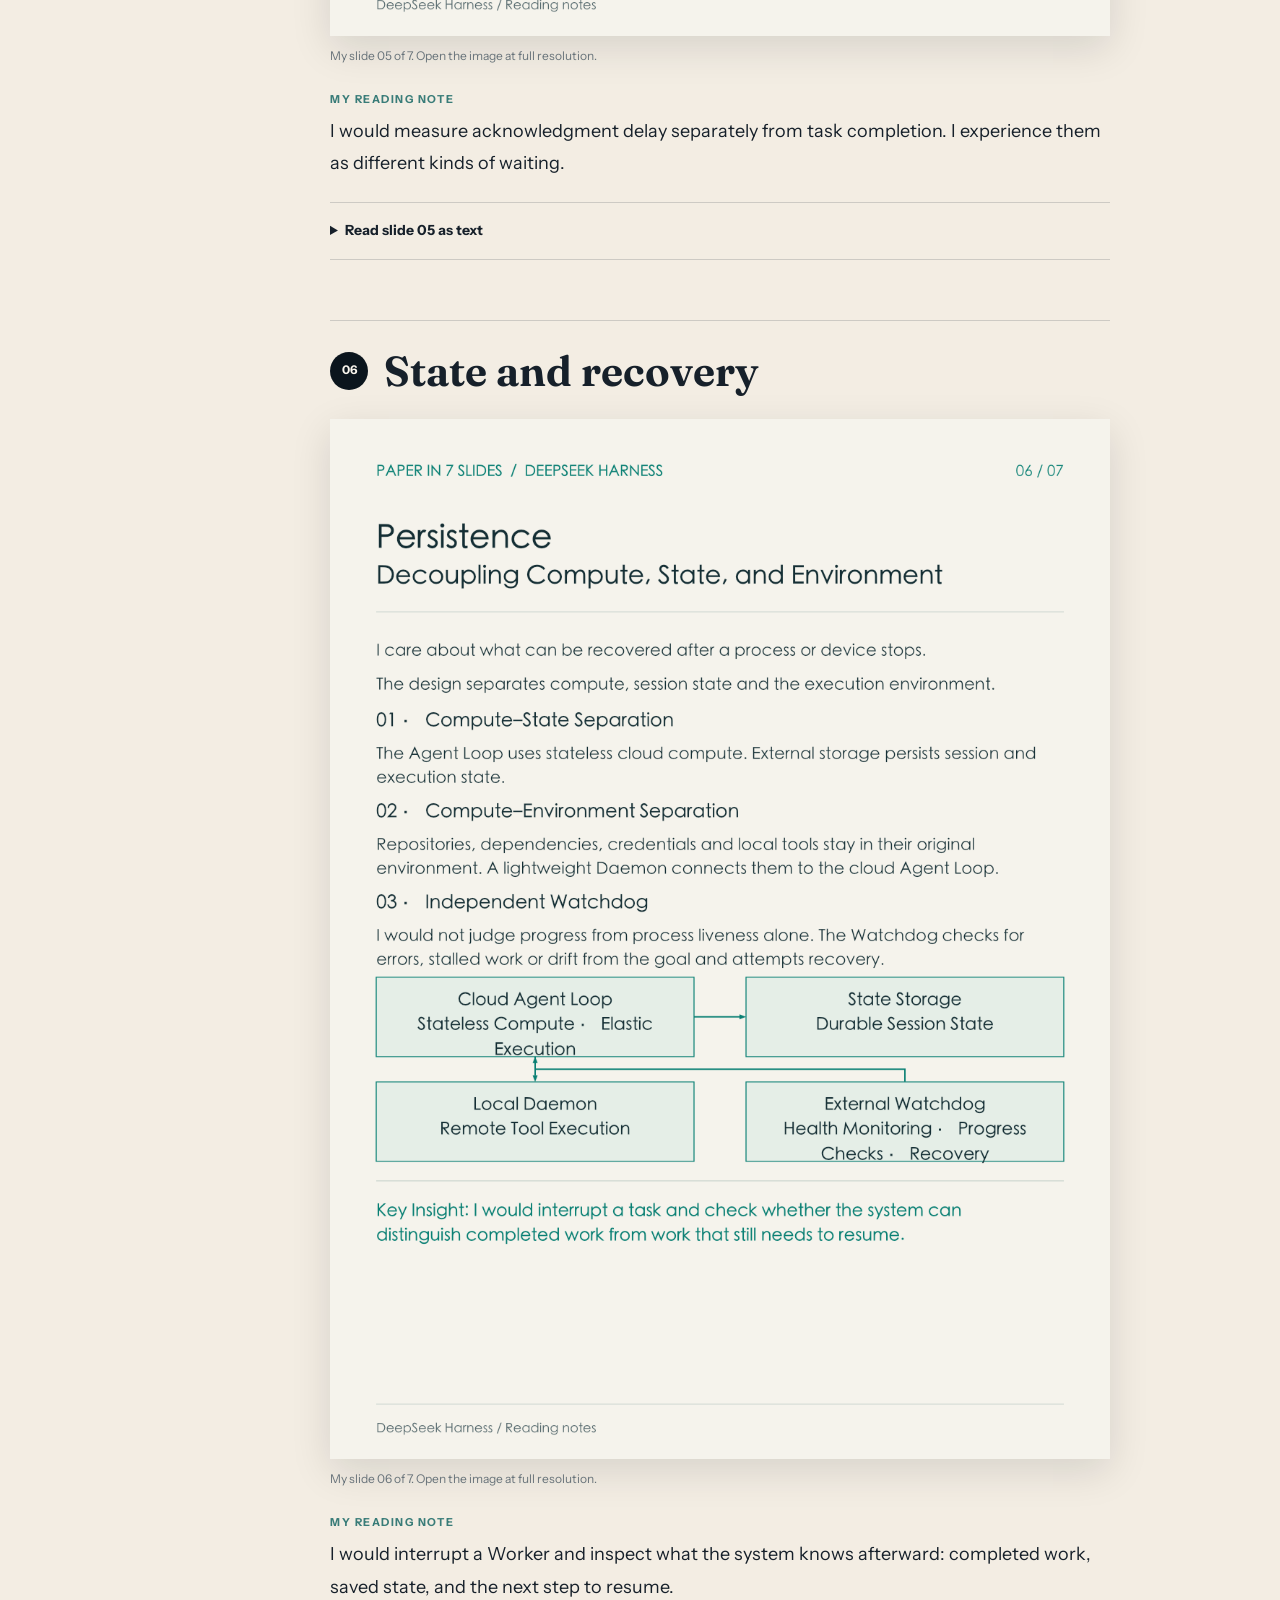
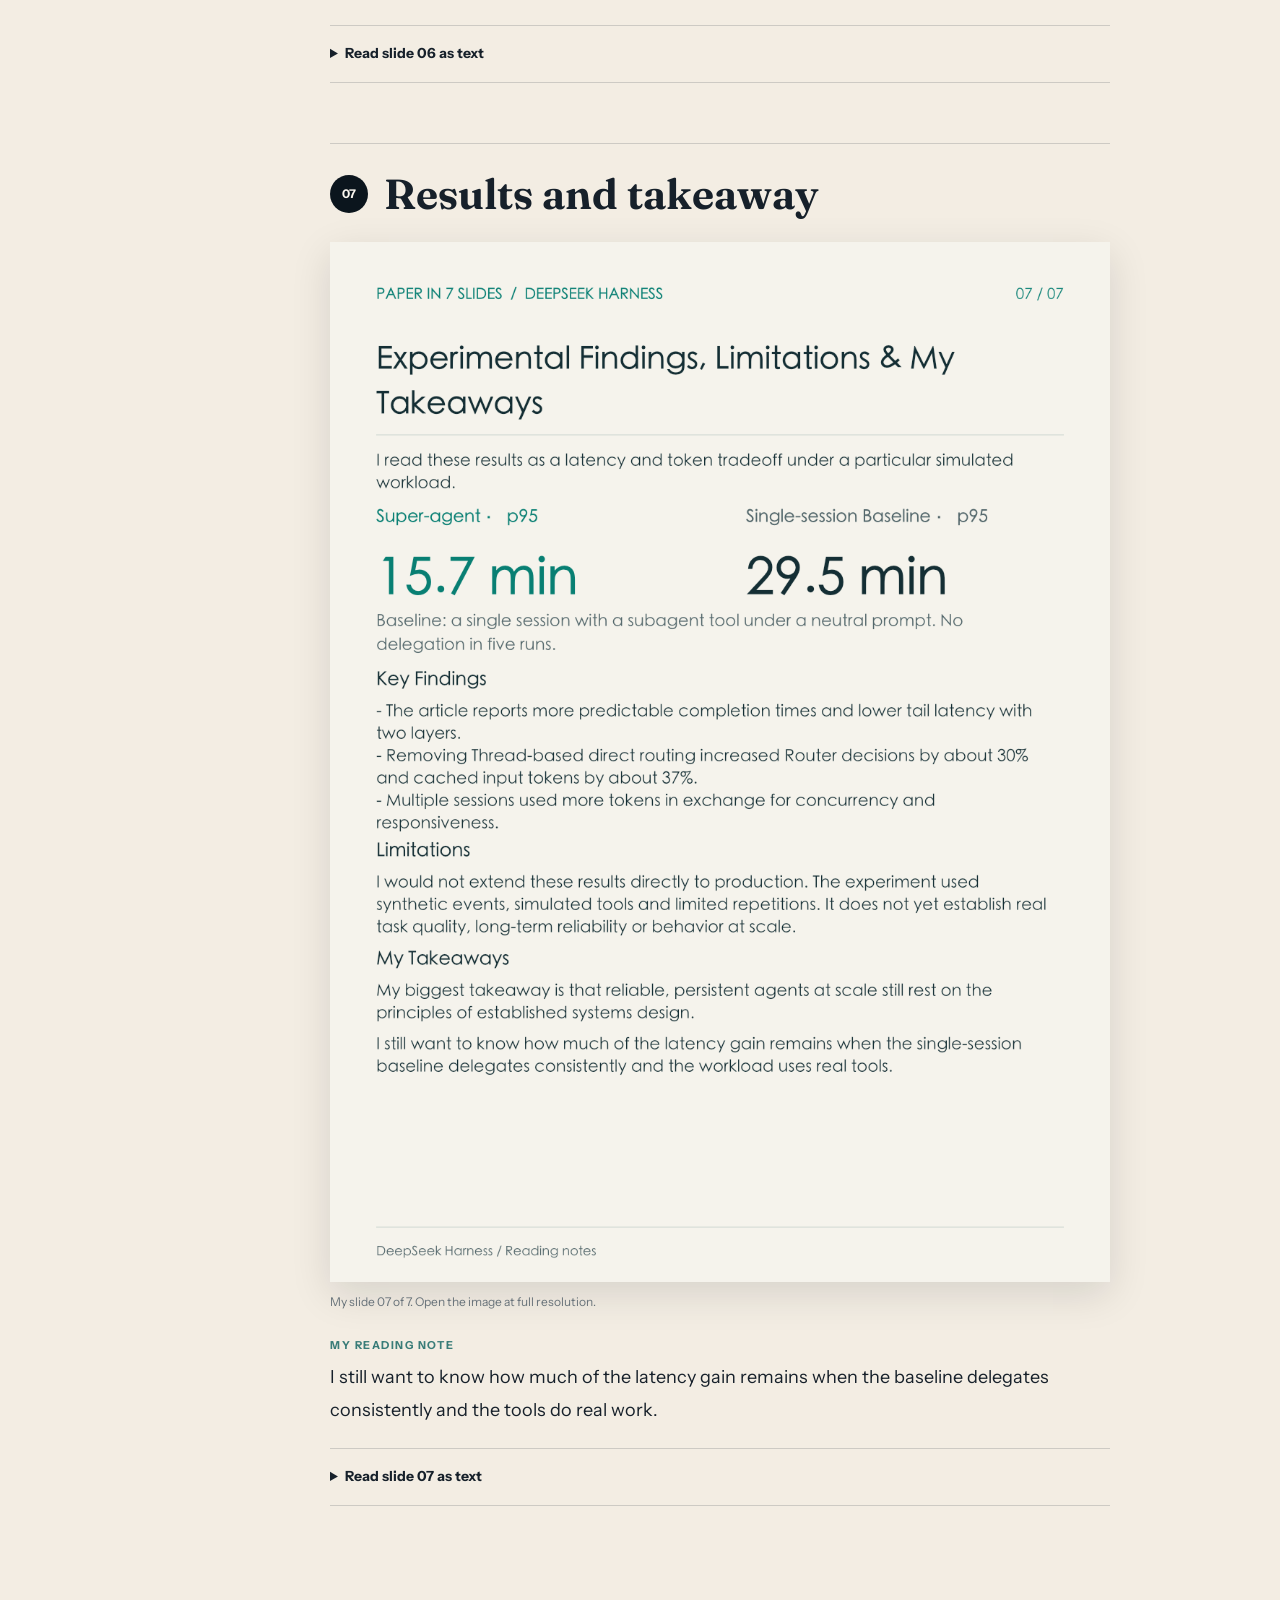
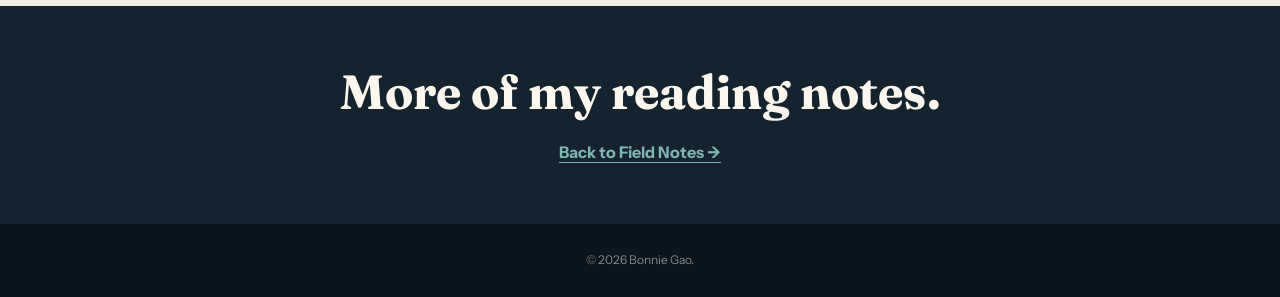
<file: field-notes/deepseek-superagent.html>
<!DOCTYPE html>
<html lang="en"><head>
<meta charset="UTF-8"><meta name="viewport" content="width=device-width, initial-scale=1">
<title>Super-agent 设计探索：迈向更自主的 Agent 系统 — Reading Notes</title>
<meta name="description" content="My biggest takeaway is that reliable, persistent agents at scale still rest on the principles of established systems design.">
<meta name="theme-color" content="#0b151d"><meta property="og:title" content="Super-agent 设计探索：迈向更自主的 Agent 系统 — Reading Notes"><meta property="og:description" content="My biggest takeaway is that reliable, persistent agents at scale still rest on the principles of established systems design."><meta property="og:type" content="article"><meta property="og:url" content="https://qiaohuigao.github.io/qiaohui-portfolio/field-notes/deepseek-superagent.html">
<link rel="canonical" href="https://qiaohuigao.github.io/qiaohui-portfolio/field-notes/deepseek-superagent.html"><link rel="preconnect" href="https://fonts.googleapis.com"><link rel="preconnect" href="https://fonts.gstatic.com" crossorigin><link href="https://fonts.googleapis.com/css2?family=Fraunces:opsz,wght@9..144,500;9..144,650;9..144,750&amp;family=Instrument+Sans:ital,wght@0,400..800;1,400..800&amp;display=swap" rel="stylesheet">
<style>
:root{--deep:#0b151d;--paper:#f3ede3;--ink:#16202a;--muted:#68737a;--cream:#fbf7ef;--water:#7db5b1;--stone:#d8c1a1;--line:rgba(22,32,42,.17)}
*{box-sizing:border-box;margin:0;padding:0}html{scroll-behavior:smooth;scroll-padding-top:28px}body{background:var(--paper);color:var(--ink);font-family:"Instrument Sans",system-ui,sans-serif;line-height:1.7}a{color:inherit}img{display:block;max-width:100%;height:auto}:focus-visible{outline:3px solid #2f6fed;outline-offset:5px}h1,h2,h3{font-family:"Fraunces",Georgia,serif}a{text-underline-offset:4px}.skip-link{position:absolute;left:16px;top:-100px;background:var(--cream);padding:12px;z-index:10}.skip-link:focus{top:10px}
.nav{background:var(--deep);color:var(--cream);border-bottom:1px solid rgba(247,241,230,.14)}.nav-inner{width:min(1180px,calc(100% - 42px));min-height:72px;margin:auto;display:flex;align-items:center;justify-content:space-between;gap:20px}.logo{font:750 23px "Fraunces",Georgia,serif;text-decoration:none}.back-link{font-size:13px;font-weight:760;text-decoration:none;color:rgba(247,241,230,.75)}
.hero{padding:88px 0 78px;background:linear-gradient(135deg,#0b151d,#142630);color:var(--cream)}.hero-inner{width:min(980px,calc(100% - 42px));margin:auto}.eyebrow{font-size:12px;font-weight:800;letter-spacing:.15em;text-transform:uppercase;color:var(--stone);margin-bottom:26px}h1{max-width:940px;font-size:clamp(40px,5.5vw,68px);font-weight:650;line-height:1.02;letter-spacing:-.025em}.deck{max-width:760px;margin-top:28px;color:rgba(247,241,230,.77);font-size:clamp(20px,2.4vw,26px);line-height:1.5}.byline{margin-top:38px;padding-top:20px;border-top:1px solid rgba(247,241,230,.18);display:flex;flex-wrap:wrap;justify-content:space-between;gap:12px;color:rgba(247,241,230,.62);font-size:13px}.byline span{display:block}
.article-layout{width:min(1180px,calc(100% - 42px));margin:0 auto;padding:76px 0 100px;display:grid;grid-template-columns:210px minmax(0,780px);gap:70px;align-items:start}.contents{position:sticky;top:28px}.contents h2{font-family:inherit;text-transform:uppercase;letter-spacing:.15em;font-size:11px;color:var(--muted);margin-bottom:18px}.contents ol{list-style:none}.contents a{display:flex;align-items:center;gap:12px;padding:11px 0;font-size:13px;text-decoration:none;color:var(--muted)}.contents a:hover{color:var(--ink)}.contents a span{font-size:11px;font-weight:800;color:#397c78}.article-body{min-width:0}.opening{font:500 clamp(23px,2.5vw,30px)/1.5 "Fraunces",Georgia,serif}.article-body>p{margin-bottom:24px}.source-links{display:flex;flex-wrap:wrap;gap:12px 26px;margin:28px 0 36px;font-size:14px;font-weight:750}.evidence-note{padding:22px 24px;border-left:3px solid #397c78;background:#e7e6db;font-size:16px;line-height:1.75}.evidence-note strong{display:block;margin-bottom:6px}.slide-section{margin-top:60px;padding-top:26px;border-top:1px solid var(--line)}.slide-heading{display:flex;align-items:center;gap:16px;margin-bottom:24px}.slide-number{display:grid;place-items:center;flex:0 0 38px;height:38px;border-radius:50%;background:var(--deep);color:var(--cream);font-size:12px;font-weight:800}.slide-heading h2{font-size:clamp(29px,3.5vw,42px);line-height:1.15;font-weight:650}figure{margin:0}.slide-image{display:block;box-shadow:0 12px 38px rgba(8,16,24,.12)}.slide-image img{width:100%;height:auto;aspect-ratio:3/4}figcaption{font-size:12px;color:var(--muted);margin-top:10px}.reading-note{margin:26px 0 22px}.reading-note h3{font:800 11px "Instrument Sans",system-ui,sans-serif;color:#397c78;text-transform:uppercase;letter-spacing:.14em;margin-bottom:9px}.reading-note p{font-size:18px;line-height:1.8}.transcript{border-top:1px solid var(--line);border-bottom:1px solid var(--line)}summary{cursor:pointer;padding:16px 0;font-size:14px;font-weight:750}.transcript-content{padding:8px 0 24px;font-size:17px;overflow-wrap:anywhere}.transcript-content p{margin:16px 0}.transcript-content ul,.transcript-content ol{padding-left:24px;margin:16px 0}.transcript-content li{margin:8px 0}.transcript-table{overflow-x:auto;margin:18px 0}table{width:100%;border-collapse:collapse;font-size:14px}td,th{padding:10px 12px;border:1px solid var(--line);text-align:left;vertical-align:top}th{background:#e7ddce}code{font-size:.9em}.article-end{background:#14232d;color:var(--cream);padding:58px 21px;text-align:center}.article-end h2{font-size:clamp(30px,4vw,48px);line-height:1.15;margin-bottom:20px}.article-end a{color:var(--water);font-weight:750}footer{padding:26px 21px;background:var(--deep);color:rgba(247,241,230,.52);text-align:center;font-size:12px}
@media(max-width:900px){.article-layout{grid-template-columns:1fr;gap:32px;max-width:780px}.contents{position:static;border-bottom:1px solid var(--line);padding-bottom:20px}.contents ol{display:flex;flex-wrap:wrap;gap:0 22px}.contents a{padding:6px 0}.hero{padding-top:64px}}@media(max-width:640px){.nav-inner,.hero-inner,.article-layout{width:calc(100% - 32px)}.nav-inner{min-height:66px}.logo{font-size:20px}.hero{padding:54px 0 48px}h1{font-size:clamp(44px,12vw,64px)}.eyebrow{font-size:10px}.byline{flex-direction:column;gap:10px}.article-layout{padding-top:34px}.slide-section{margin-top:42px}.source-links{flex-direction:column;gap:14px}.reading-note p{font-size:17px}.evidence-note{padding:18px}.slide-heading{gap:12px}.slide-heading h2{font-size:29px}}@media(prefers-reduced-motion:reduce){html{scroll-behavior:auto}}
.source-links a{max-width:100%;min-width:0;overflow-wrap:anywhere}</style></head><body><a class="skip-link" href="#article">Skip to article</a><nav class="nav" aria-label="Main navigation"><div class="nav-inner"><a class="logo" href="../index.html">Bonnie Gao.</a><a class="back-link" href="../index.html#field-notes">← Back to Field Notes</a></div></nav>
<header class="hero"><div class="hero-inner"><p class="eyebrow">Field Note 02</p><h1>Super-agent 设计探索：迈向更自主的 Agent 系统 — Reading Notes</h1><p class="deck">My biggest takeaway is that reliable, persistent agents at scale still rest on the principles of established systems design.</p><div class="byline"><div>My reading notes<span>Source: DeepSeek Harness team</span></div><div>Bonnie Gao</div></div></div></header>
<main class="article-layout" id="article"><aside class="contents" aria-label="On this page"><h2>Inside my notes</h2><ol><li><a href="#slide-01"><span>01</span>My reading question</a></li><li><a href="#slide-02"><span>02</span>Requirements</a></li><li><a href="#slide-03"><span>03</span>Router–Worker</a></li><li><a href="#slide-04"><span>04</span>Event-driven execution</a></li><li><a href="#slide-05"><span>05</span>Async interaction</a></li><li><a href="#slide-06"><span>06</span>State and recovery</a></li><li><a href="#slide-07"><span>07</span>Results and takeaway</a></li></ol></aside><article class="article-body" aria-label="My Super-agent reading notes"><p class="opening">I read DeepSeek’s Super-agent article to understand how an agent can handle new events without dropping ongoing work. I found the separation between routing, execution and recovery useful.</p><p>I read the reported p95 result, 29.5 to 15.7 minutes, as a tradeoff under a simulated workload. The single-session baseline had a subagent tool but did not delegate in five runs, and the multi-session design used more tokens. I would want a comparison with consistent delegation and real tools before drawing a broader conclusion.</p><div class="source-links"><a href="https://mp.weixin.qq.com/s/zoS7GlReWPhfCjENGxXCdg" target="_blank" rel="noopener">Original article: https://mp.weixin.qq.com/s/zoS7GlReWPhfCjENGxXCdg</a><a href="../assets/field-notes/superagent/slides.en.pptx" download>Download my English slides (.pptx)</a></div><section class="slide-section" id="slide-01" aria-labelledby="title-01"><div class="slide-heading"><span class="slide-number">01</span><h2 id="title-01">My reading question</h2></div><figure><a class="slide-image" href="../assets/field-notes/superagent/01.png" target="_blank" rel="noopener" aria-label="Open my slide 01 at full resolution"><img src="../assets/field-notes/superagent/01.png" width="1080" height="1440" alt="Slide 01: Cover" loading="lazy" decoding="async"></a><figcaption>My slide 01 of 7. Open the image at full resolution.</figcaption></figure><div class="reading-note"><h3>My reading note</h3><p>I read this as a way to keep a task moving when new input arrives. I am interested in where the work waits, and what has to stay in context.</p></div><details class="transcript"><summary>Read slide 01 as text</summary><div class="transcript-content"><p>Super-agent: My Reading Notes</p>
<p>I read this as a design for keeping tasks moving when new messages arrive.</p>
<p>My question: what do routing, separate workers and recovery each solve, and what overhead do they add?</p></div></details></section><section class="slide-section" id="slide-02" aria-labelledby="title-02"><div class="slide-heading"><span class="slide-number">02</span><h2 id="title-02">Requirements</h2></div><figure><a class="slide-image" href="../assets/field-notes/superagent/02.png" target="_blank" rel="noopener" aria-label="Open my slide 02 at full resolution"><img src="../assets/field-notes/superagent/02.png" width="1080" height="1440" alt="Slide 02: Why Do We Need Super-agent?" loading="lazy" decoding="async"></a><figcaption>My slide 02 of 7. Open the image at full resolution.</figcaption></figure><div class="reading-note"><h3>My reading note</h3><p>I want quick acknowledgment without losing the thread of ongoing work. I see why those goals become harder when one session handles everything.</p></div><details class="transcript"><summary>Read slide 02 as text</summary><div class="transcript-content"><p>I started with the four requirements the article puts together.</p>
<div class="transcript-table"><table><thead><tr><th scope="col">Requirement</th><th scope="col">Capability</th></tr></thead><tbody><tr><td>Continuity</td><td>Preserve context across sessions and channels</td></tr><tr><td>Efficiency</td><td>Respond quickly and execute tasks concurrently</td></tr><tr><td>Proactivity</td><td>Observe environmental events and act autonomously</td></tr><tr><td>Persistence</td><td>Remain operational and recover from failures</td></tr></tbody></table></div>
<p>I see a tension between keeping context in one session and giving long-running tasks room to execute independently.</p>
<p>The article proposes five architectural modules:</p>
<ol><li>Two-layer Architecture: Separate global coordination from concurrent execution.</li><li>Event-driven System: Start tasks from environmental triggers.</li><li>Human-facing Interaction: Support asynchronous execution and channel-aware communication.</li><li>Compute–State–Environment Separation: Support persistent operation across devices.</li><li>Watchdog: Check task progress and recover from failures.</li></ol>
<p>Key Insight: I read this as a harness design problem, rather than a change in what the model itself can do.</p></div></details></section><section class="slide-section" id="slide-03" aria-labelledby="title-03"><div class="slide-heading"><span class="slide-number">03</span><h2 id="title-03">Router–Worker</h2></div><figure><a class="slide-image" href="../assets/field-notes/superagent/03.png" target="_blank" rel="noopener" aria-label="Open my slide 03 at full resolution"><img src="../assets/field-notes/superagent/03.png" width="1080" height="1440" alt="Slide 03: Router–Worker: Decoupling Coordination from Execution" loading="lazy" decoding="async"></a><figcaption>My slide 03 of 7. Open the image at full resolution.</figcaption></figure><div class="reading-note"><h3>My reading note</h3><p>I find the division useful when the Router can make a small routing decision and leave execution to the Worker. I would still check how cross-task context stays consistent.</p></div><details class="transcript"><summary>Read slide 03 as text</summary><div class="transcript-content"><p>I wanted to understand how separate sessions can still share continuity.</p>
<p>One session can retain context but block other requests during long tasks. Independent sessions add concurrency and a need for coordination.</p>
<p>I understand the Router–Worker split this way:</p>
<p>User Requests / Environment Triggers</p>
<p>Global Router</p>
<p>Global Context · Task Dispatch · Batching</p>
<p>Worker A</p>
<p>Isolated Session</p>
<p>Worker B</p>
<p>Isolated Session</p>
<p>Worker C</p>
<p>Isolated Session</p>
<p>Two key design decisions:</p>
<ul><li>Coordination–Execution Decoupling: The Router coordinates across tasks. Workers execute in separate sessions, reducing execution blocking and context interference.</li><li>Trigger Batching: Events arriving during Router inference wait and enter the next model call together.</li></ul>
<p>Key Insight: I find the shift in session ownership useful: the harness schedules sessions instead of leaving each boundary for the user to manage.</p></div></details></section><section class="slide-section" id="slide-04" aria-labelledby="title-04"><div class="slide-heading"><span class="slide-number">04</span><h2 id="title-04">Event-driven execution</h2></div><figure><a class="slide-image" href="../assets/field-notes/superagent/04.png" target="_blank" rel="noopener" aria-label="Open my slide 04 at full resolution"><img src="../assets/field-notes/superagent/04.png" width="1080" height="1440" alt="Slide 04: Event-driven: From Reactive to Proactive" loading="lazy" decoding="async"></a><figcaption>My slide 04 of 7. Open the image at full resolution.</figcaption></figure><div class="reading-note"><h3>My reading note</h3><p>I paid most attention to thread subscriptions. Once a Worker owns a thread, I can see why follow-ups might not need another routing decision.</p></div><details class="transcript"><summary>Read slide 04 as text</summary><div class="transcript-content"><p>I care most about how the system decides which events deserve attention.</p>
<p>Triggers can come from chat, GitHub, email or CI. I read the processing path as four related steps.</p>
<div class="transcript-table"><table><thead><tr><th scope="col">Stage</th><th scope="col">Mechanism</th><th scope="col">Purpose</th></tr></thead><tbody><tr><td>01 Event Filtering</td><td>Fast/Slow Path</td><td>Remove irrelevant event noise</td></tr><tr><td>02 Event Routing</td><td>Thread Subscription</td><td>Reach the appropriate Worker</td></tr><tr><td>03 Context Organization</td><td>Inline &amp; Spill, Chain of Recall</td><td>Load and recover context on demand</td></tr><tr><td>04 Proactive Actions</td><td>Speculative Execution</td><td>Prepare useful results in the background</td></tr></tbody></table></div>
<p>How it works</p>
<p>I understand the filtering rule as code first, with an LLM used when semantic judgment is needed. Thread subscriptions let follow-ups reach an owning Worker without another Router decision.</p>
<p>Likely useful context is inlined; additional history stays available through references. Speculative execution moves some preparation into the background.</p>
<p>Key Insight: I would check whether these paths reduce unnecessary model calls without filtering out events that matter.</p></div></details></section><section class="slide-section" id="slide-05" aria-labelledby="title-05"><div class="slide-heading"><span class="slide-number">05</span><h2 id="title-05">Async interaction</h2></div><figure><a class="slide-image" href="../assets/field-notes/superagent/05.png" target="_blank" rel="noopener" aria-label="Open my slide 05 at full resolution"><img src="../assets/field-notes/superagent/05.png" width="1080" height="1440" alt="Slide 05: Human-facing Interaction: Non-blocking Communication" loading="lazy" decoding="async"></a><figcaption>My slide 05 of 7. Open the image at full resolution.</figcaption></figure><div class="reading-note"><h3>My reading note</h3><p>I would measure acknowledgment delay separately from task completion. I experience them as different kinds of waiting.</p></div><details class="transcript"><summary>Read slide 05 as text</summary><div class="transcript-content"><p>I want an agent to acknowledge new input while work continues in the background.</p>
<p>The article addresses this with asynchronous tools and output adapted to each channel.</p>
<p>01 · Asynchronous ReAct</p>
<p>Synchronous tool calls make the loop wait. I am interested in which parts of that wait can overlap with other work.</p>
<p>The design uses asynchronous <code>start()</code> / <code>stop()</code>:</p>
<ul><li><code>start()</code> acknowledges task initiation immediately.</li><li>Tools run in the background while the agent handles new messages.</li><li>Results return as new session events.</li></ul>
<p>02 · Multi-channel Communication</p>
<p>I also care about where the result goes and how much detail it needs.</p>
<ul><li>Instant messaging: low-disruption updates about important results or decisions.</li><li>GitHub, email and documents: structured, detailed deliverables.</li></ul>
<p>Key Insight: I would measure acknowledgment delay and task completion delay separately. They affect different parts of the experience.</p></div></details></section><section class="slide-section" id="slide-06" aria-labelledby="title-06"><div class="slide-heading"><span class="slide-number">06</span><h2 id="title-06">State and recovery</h2></div><figure><a class="slide-image" href="../assets/field-notes/superagent/06.png" target="_blank" rel="noopener" aria-label="Open my slide 06 at full resolution"><img src="../assets/field-notes/superagent/06.png" width="1080" height="1440" alt="Slide 06: Persistence: Decoupling Compute, State, and Environment" loading="lazy" decoding="async"></a><figcaption>My slide 06 of 7. Open the image at full resolution.</figcaption></figure><div class="reading-note"><h3>My reading note</h3><p>I would interrupt a Worker and inspect what the system knows afterward: completed work, saved state, and the next step to resume.</p></div><details class="transcript"><summary>Read slide 06 as text</summary><div class="transcript-content"><p>I care about what can be recovered after a process or device stops.</p>
<p>The design separates compute, session state and the execution environment.</p>
<p>01 · Compute–State Separation</p>
<p>The Agent Loop uses stateless cloud compute. External storage persists session and execution state.</p>
<p>02 · Compute–Environment Separation</p>
<p>Repositories, dependencies, credentials and local tools stay in their original environment. A lightweight Daemon connects them to the cloud Agent Loop.</p>
<p>03 · Independent Watchdog</p>
<p>I would not judge progress from process liveness alone. The Watchdog checks for errors, stalled work or drift from the goal and attempts recovery.</p>
<p>Cloud Agent Loop</p>
<p>Stateless Compute · Elastic Execution</p>
<p>State Storage</p>
<p>Durable Session State</p>
<p>Local Daemon</p>
<p>Remote Tool Execution</p>
<p>External Watchdog</p>
<p>Health Monitoring · Progress Checks · Recovery</p>
<p>Key Insight: I would interrupt a task and check whether the system can distinguish completed work from work that still needs to resume.</p></div></details></section><section class="slide-section" id="slide-07" aria-labelledby="title-07"><div class="slide-heading"><span class="slide-number">07</span><h2 id="title-07">Results and takeaway</h2></div><figure><a class="slide-image" href="../assets/field-notes/superagent/07.png" target="_blank" rel="noopener" aria-label="Open my slide 07 at full resolution"><img src="../assets/field-notes/superagent/07.png" width="1080" height="1440" alt="Slide 07: Experimental Findings, Limitations &amp; My Takeaways" loading="lazy" decoding="async"></a><figcaption>My slide 07 of 7. Open the image at full resolution.</figcaption></figure><div class="reading-note"><h3>My reading note</h3><p>I still want to know how much of the latency gain remains when the baseline delegates consistently and the tools do real work.</p></div><details class="transcript"><summary>Read slide 07 as text</summary><div class="transcript-content"><p>I read these results as a latency and token tradeoff under a particular simulated workload.</p>
<p>Super-agent · p95</p>
<p><strong>15.7 min</strong></p>
<p>Single-session Baseline · p95</p>
<p><strong>29.5 min</strong></p>
<p>Key Findings</p>
<ul><li>The article reports more predictable completion times and lower tail latency with two layers.</li><li>Removing Thread-based direct routing increased Router decisions by about 30% and cached input tokens by about 37%.</li><li>Multiple sessions used more tokens in exchange for concurrency and responsiveness.</li></ul>
<p>Limitations</p>
<p>I would not extend these results directly to production. The experiment used synthetic events, simulated tools and limited repetitions. It does not yet establish real task quality, long-term reliability or behavior at scale.</p>
<p>My Takeaways</p>
<p>My biggest takeaway is that reliable, persistent agents at scale still rest on the principles of established systems design.</p>
<p>I still want to know how much of the latency gain remains when the single-session baseline delegates consistently and the workload uses real tools.</p></div></details></section></article></main><section class="article-end" aria-label="Continue reading"><h2>More of my reading notes.</h2><a href="../index.html#field-notes">Back to Field Notes →</a></section><footer>© 2026 Bonnie Gao.</footer></body></html>
</file>
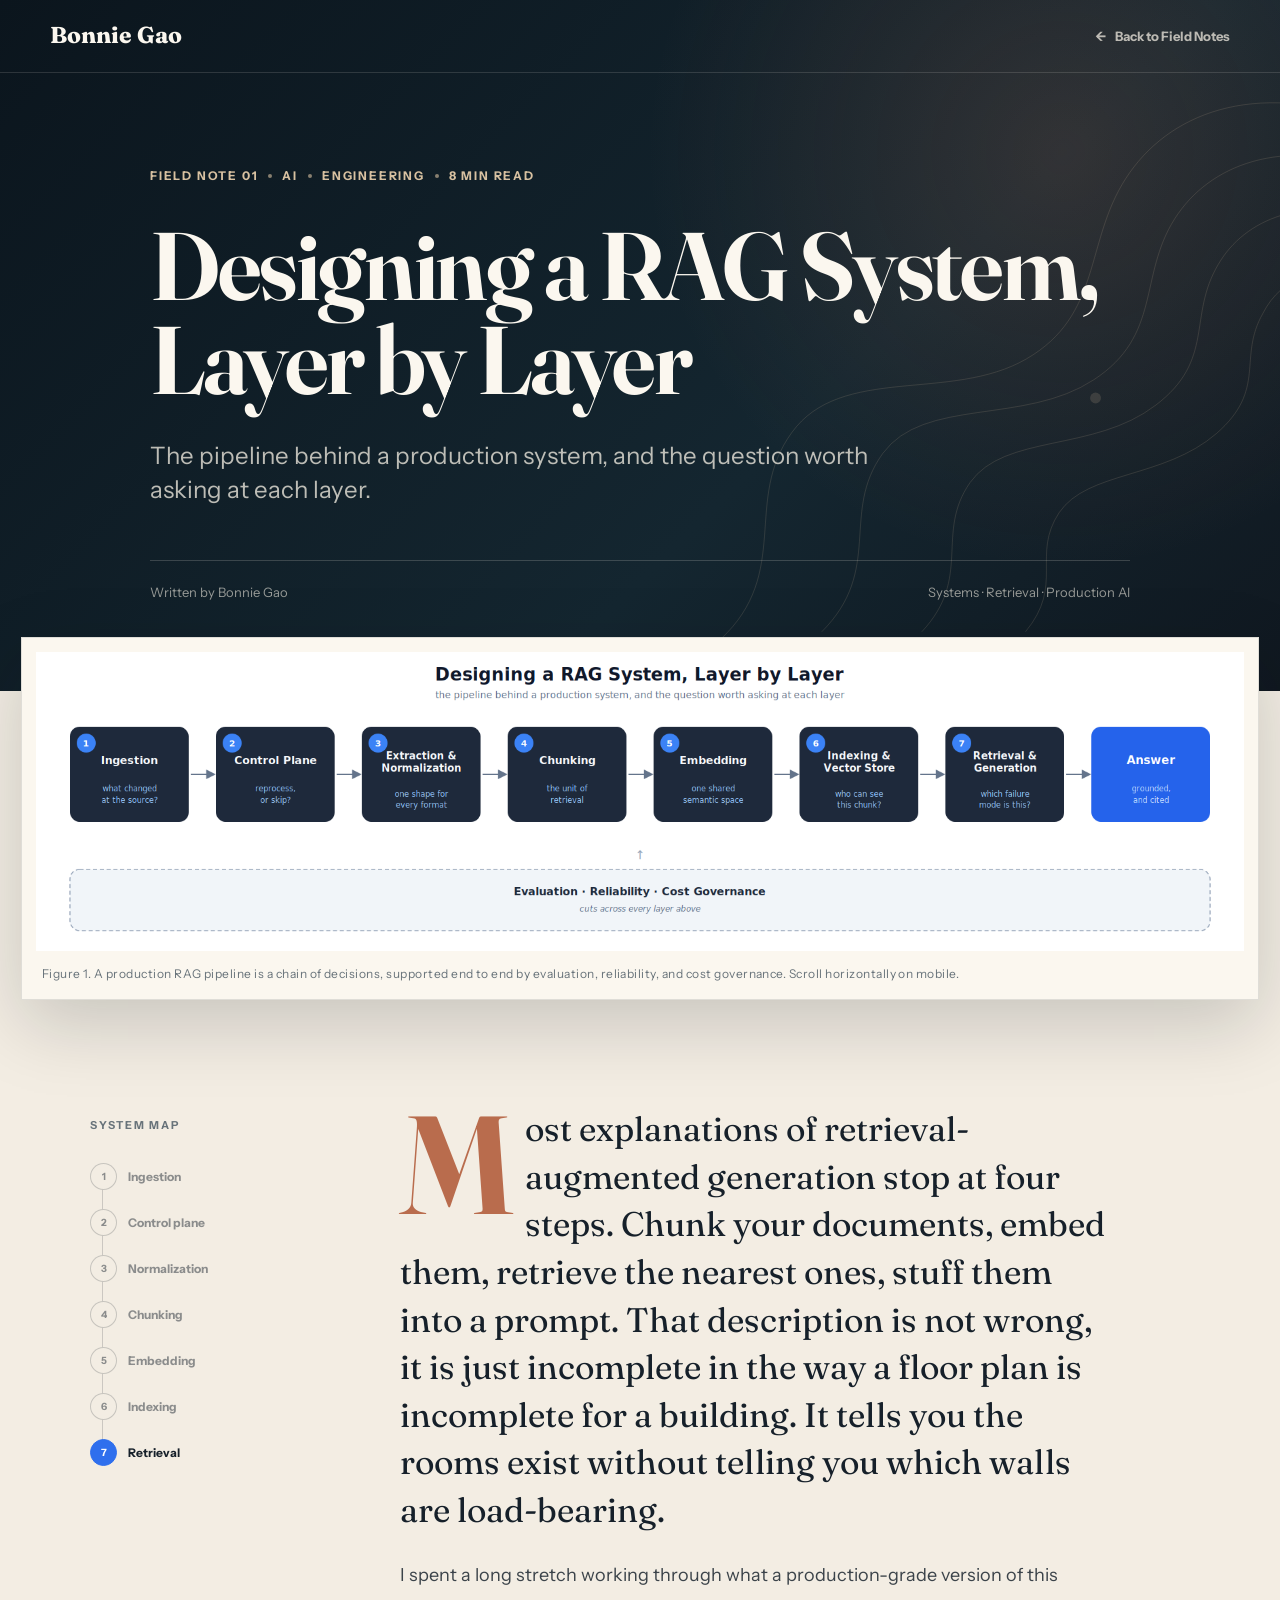
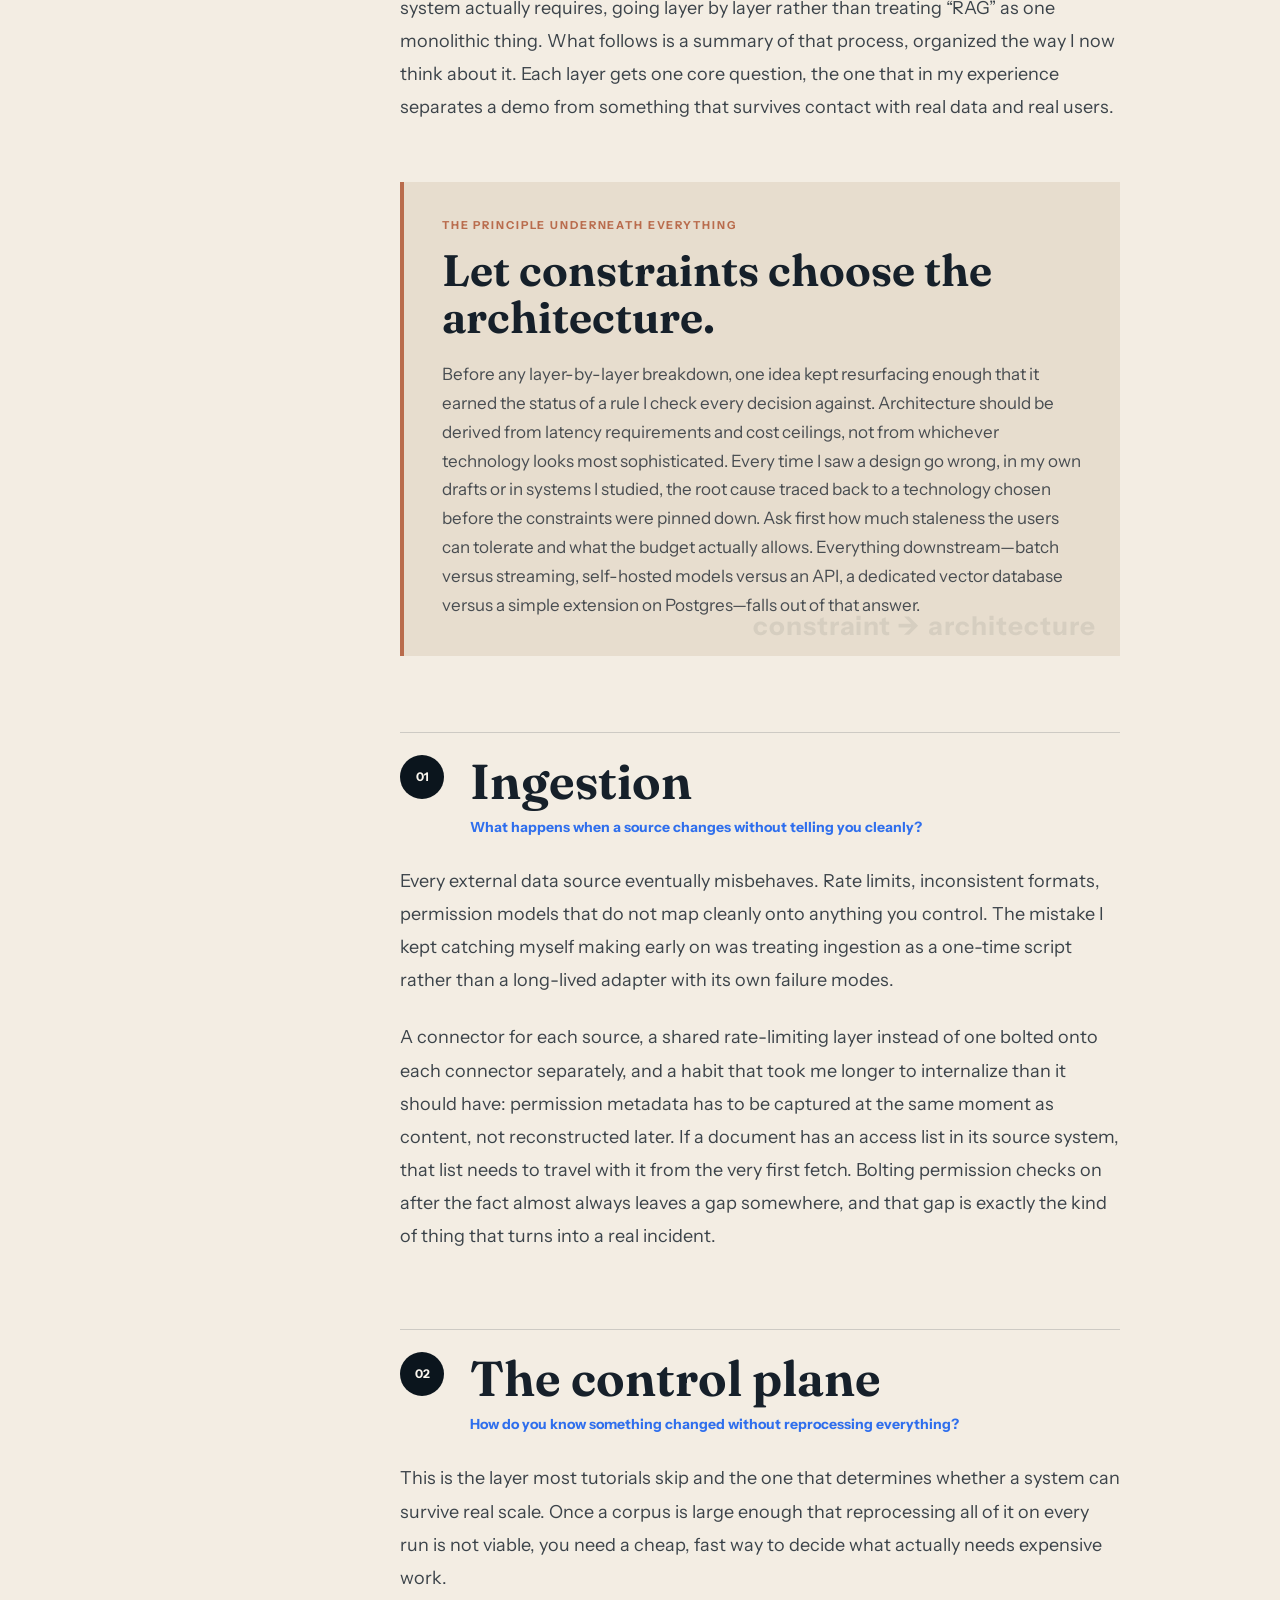
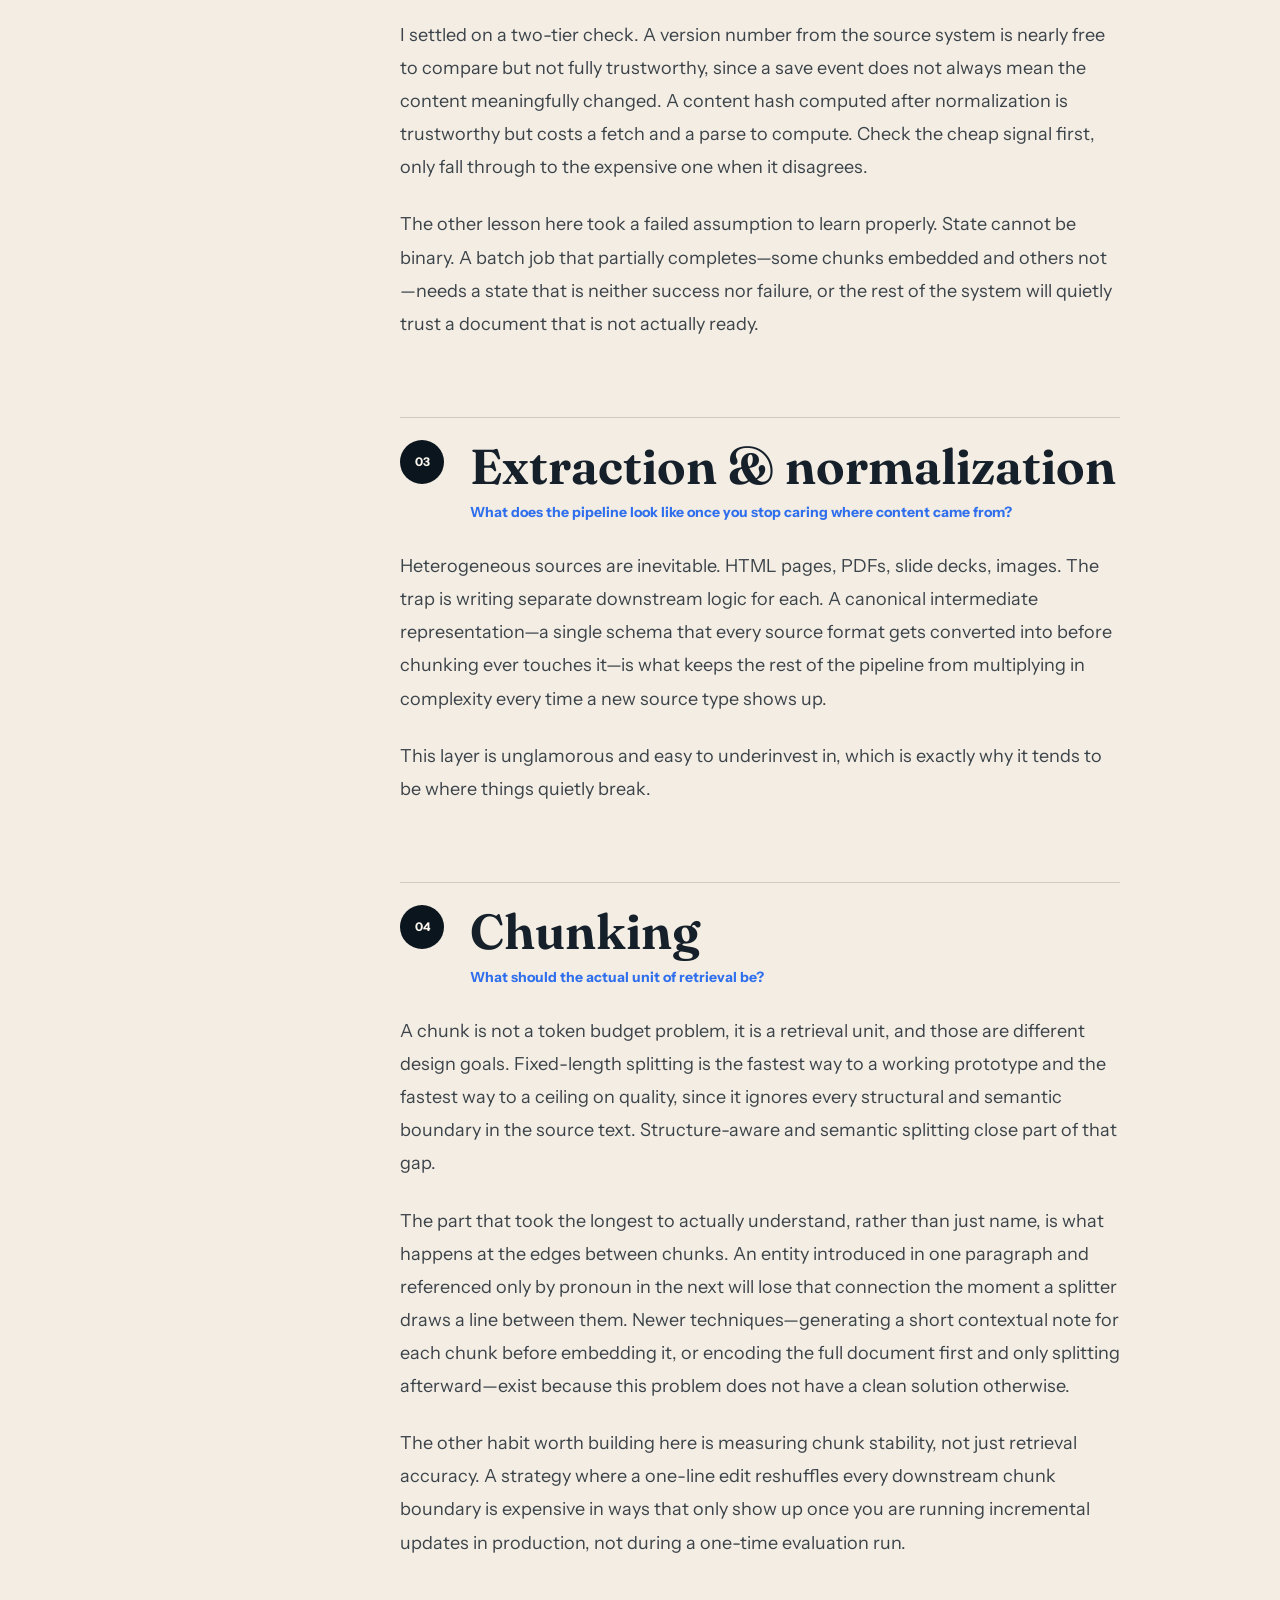
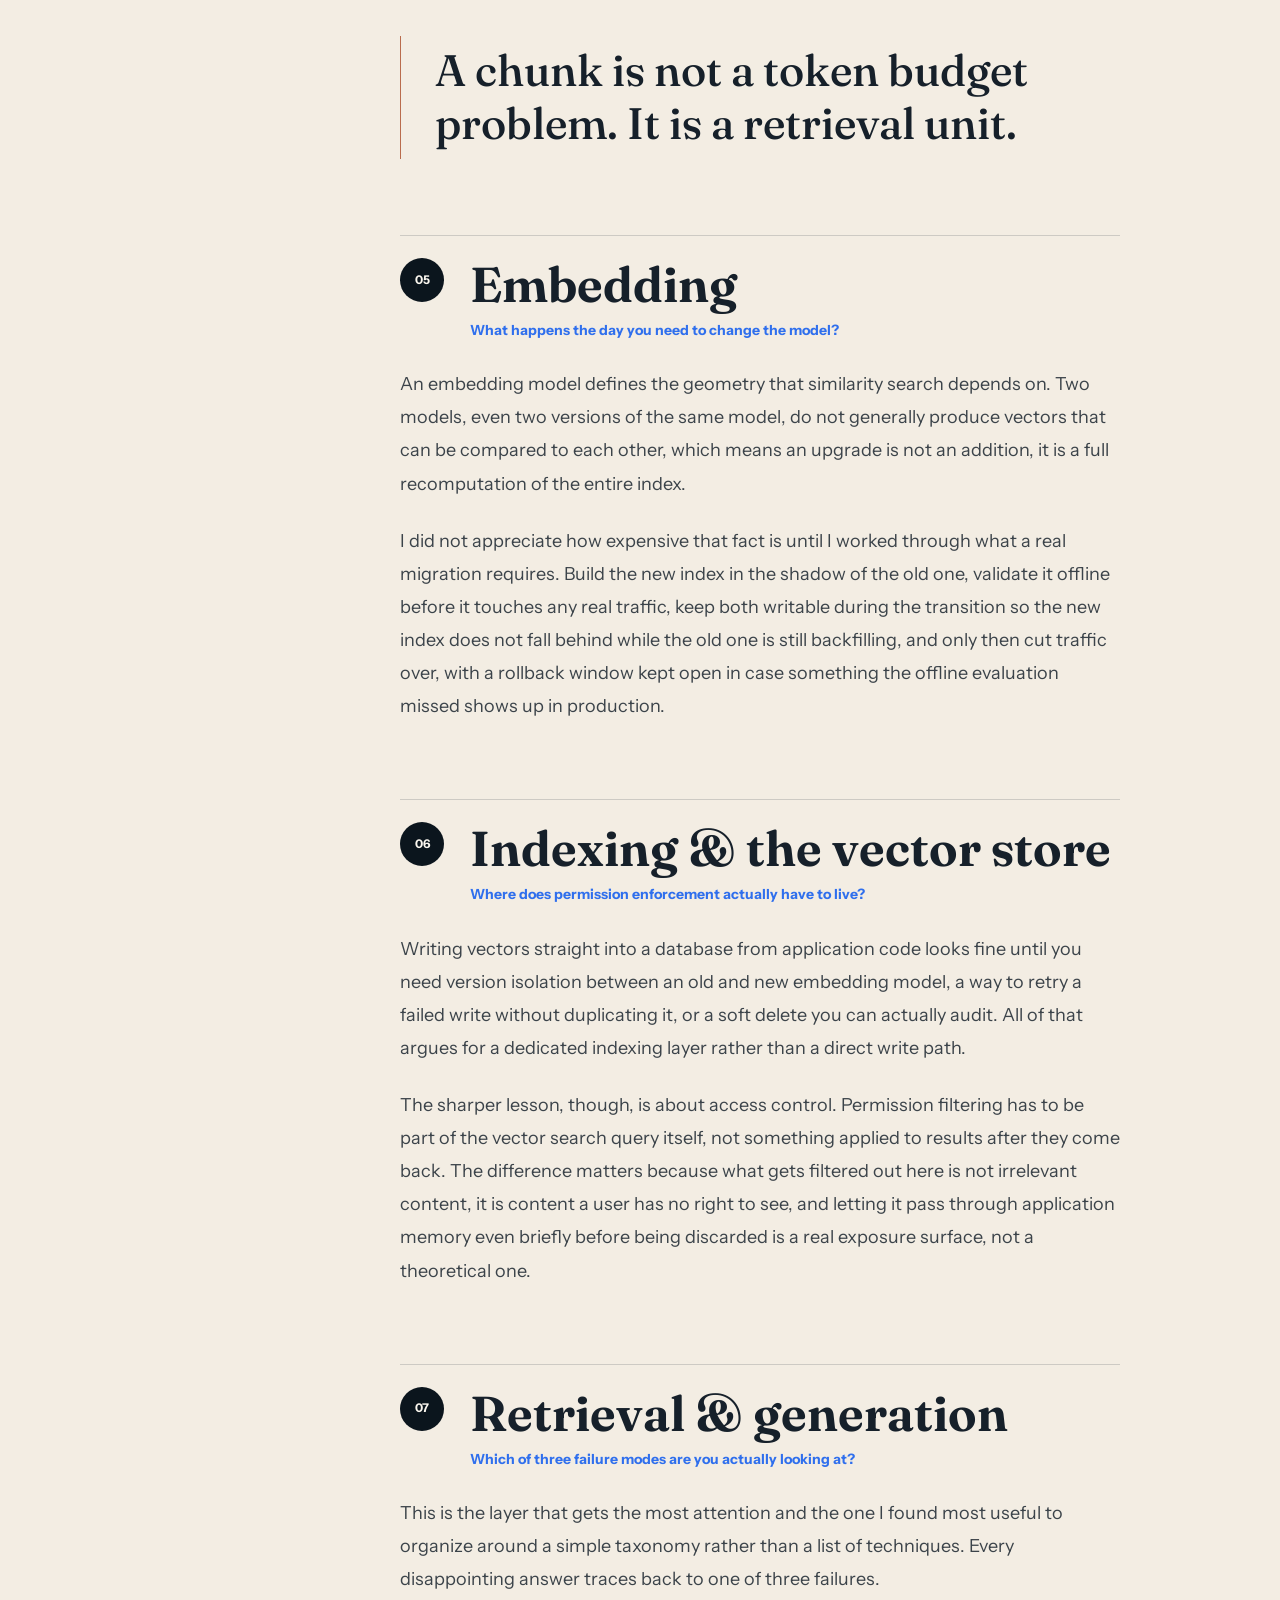
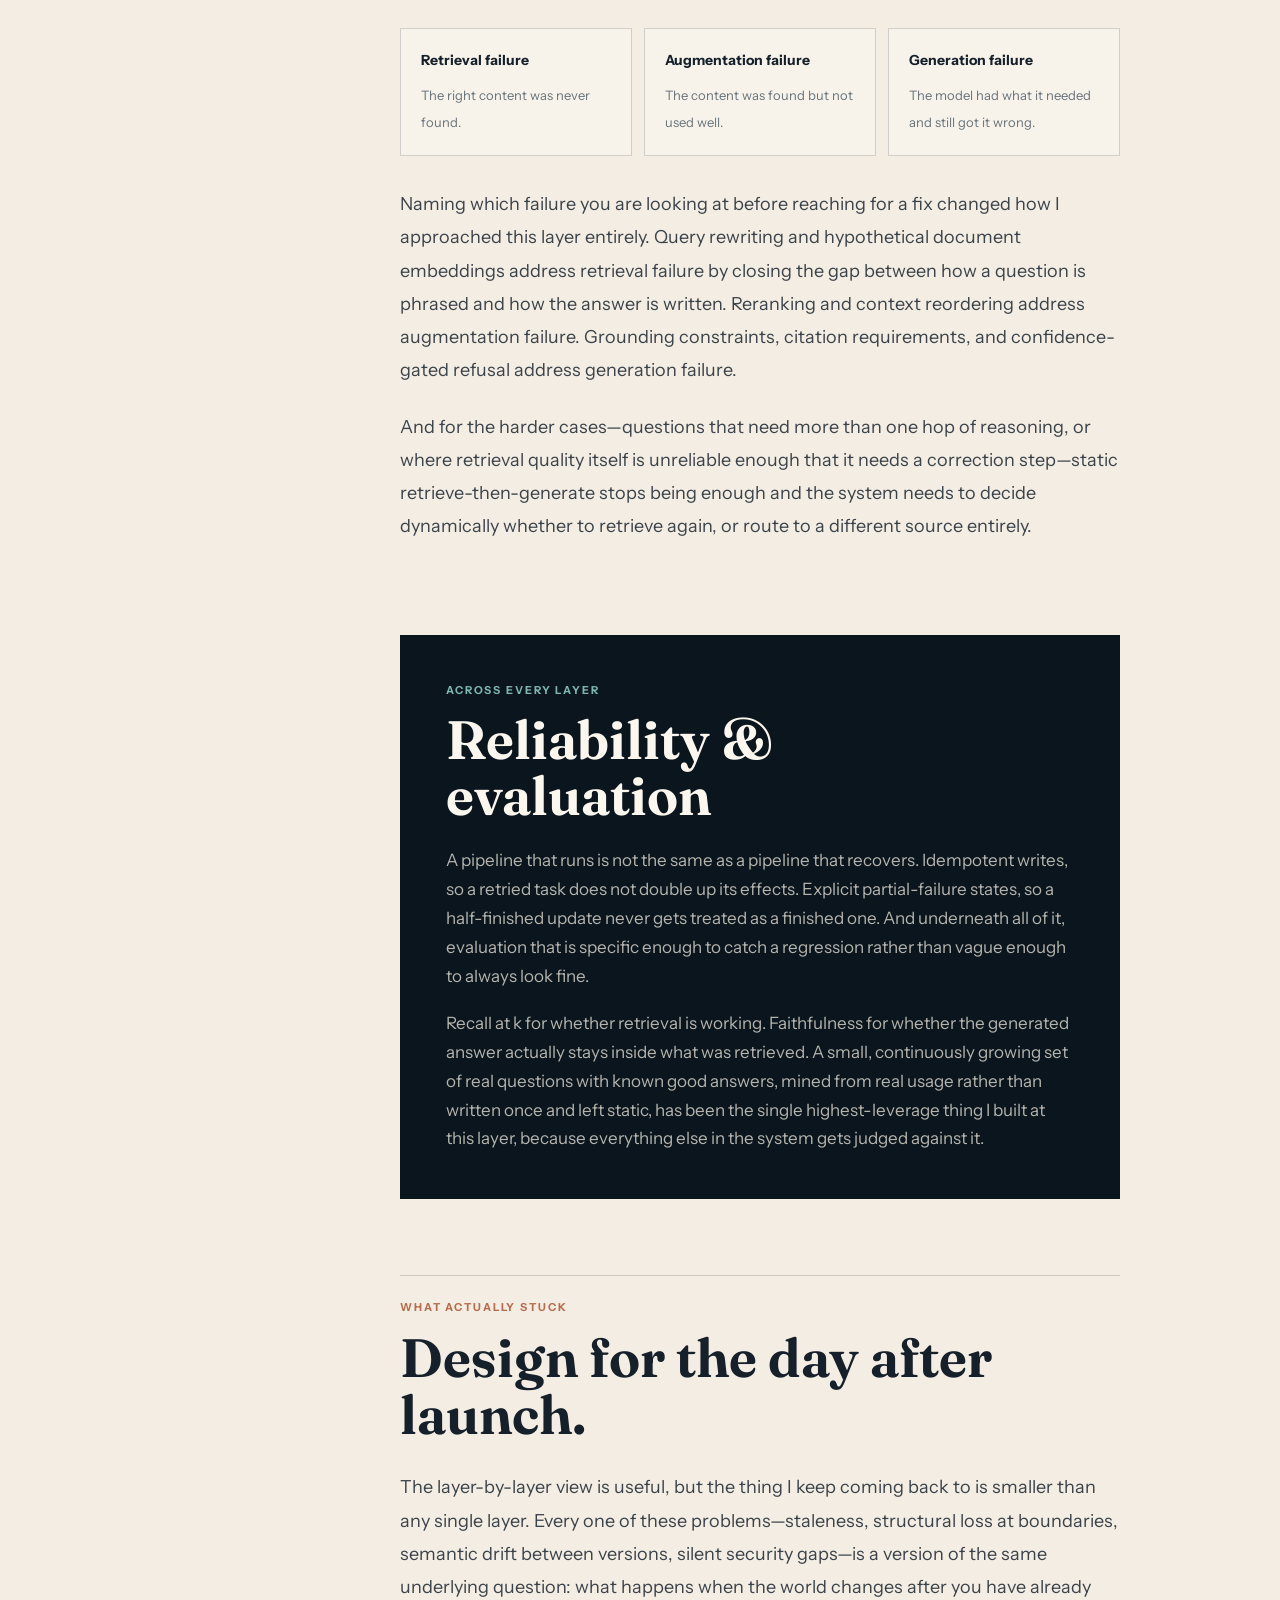
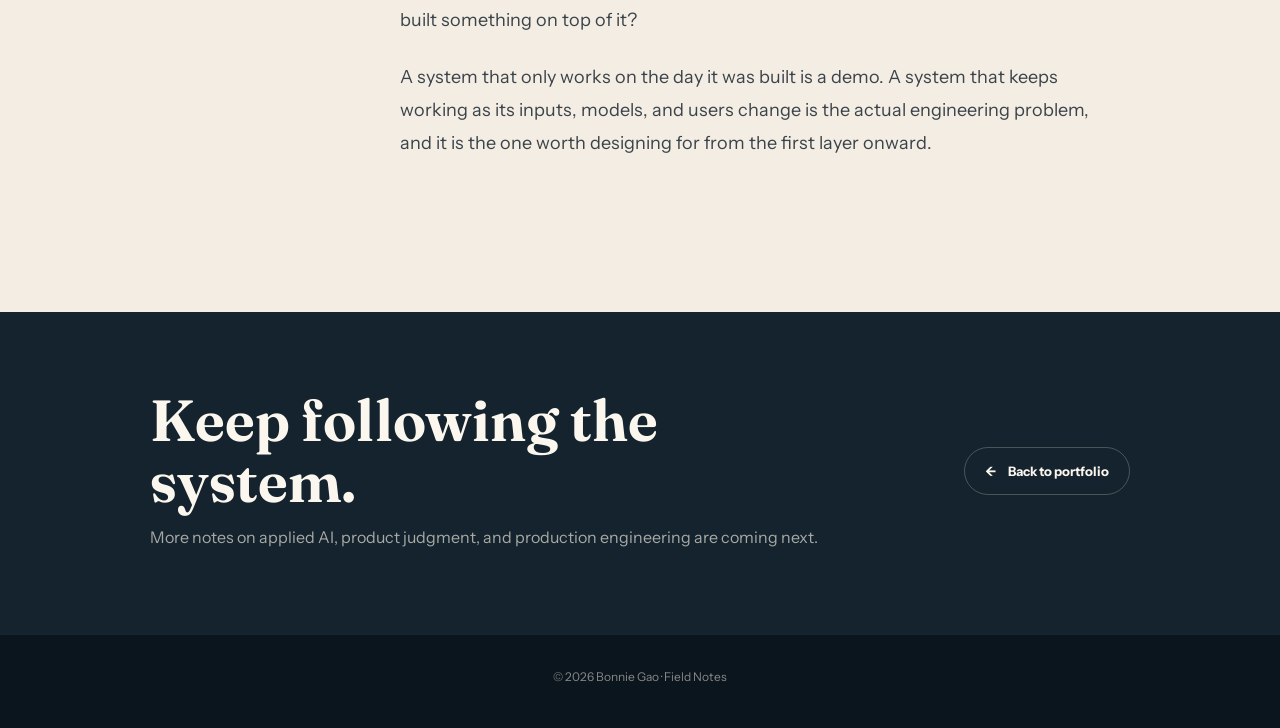
<file: field-notes/rag-system-layer-by-layer.html>
<!DOCTYPE html>
<html lang="en">
<head>
  <meta charset="UTF-8" />
  <meta name="viewport" content="width=device-width, initial-scale=1.0" />
  <meta name="description" content="A layer-by-layer guide to designing production RAG systems, from ingestion and chunking to retrieval, reliability, evaluation, and cost governance." />
  <meta name="theme-color" content="#0b151d" />
  <meta property="og:title" content="Designing a RAG System, Layer by Layer | Bonnie Gao" />
  <meta property="og:description" content="The pipeline behind a production RAG system, and the question worth asking at each layer." />
  <meta property="og:type" content="article" />
  <meta property="og:image" content="assets/rag-system-layers-diagram.png" />
  <title>Designing a RAG System, Layer by Layer | Bonnie Gao</title>
  <link rel="preconnect" href="https://fonts.googleapis.com">
  <link rel="preconnect" href="https://fonts.gstatic.com" crossorigin>
  <link href="https://fonts.googleapis.com/css2?family=Fraunces:opsz,wght@9..144,500;9..144,650;9..144,750&family=Instrument+Sans:ital,wght@0,400..800;1,400..800&display=swap" rel="stylesheet">
  <style>
    :root {
      --deep: #0b151d;
      --deep-soft: #14232d;
      --paper: #f3ede3;
      --paper-deep: #e7ddce;
      --ink: #16202a;
      --muted: #68737a;
      --line: rgba(22, 32, 42, 0.17);
      --cream: #fbf7ef;
      --blue: #2f6fed;
      --water: #7db5b1;
      --stone: #d8c1a1;
      --canyon: #b96c4d;
      --max: 1180px;
      --nav-height: 72px;
    }

    * {
      box-sizing: border-box;
      margin: 0;
      padding: 0;
    }

    html {
      scroll-behavior: smooth;
      scroll-padding-top: 104px;
    }

    body {
      background: var(--paper);
      color: var(--ink);
      font-family: "Instrument Sans", ui-sans-serif, system-ui, -apple-system, BlinkMacSystemFont, "Segoe UI", sans-serif;
      line-height: 1.7;
    }

    a {
      color: inherit;
      text-decoration: none;
    }

    img {
      display: block;
      max-width: 100%;
    }

    :focus-visible {
      outline: 2px solid var(--blue);
      outline-offset: 4px;
    }

    .reading-progress {
      position: fixed;
      z-index: 100;
      top: 0;
      left: 0;
      width: 0;
      height: 3px;
      background: var(--blue);
    }

    .nav {
      position: absolute;
      z-index: 20;
      top: 0;
      left: 0;
      right: 0;
      min-height: var(--nav-height);
      color: var(--cream);
      border-bottom: 1px solid rgba(247, 241, 230, 0.14);
    }

    .nav-inner {
      width: min(var(--max), calc(100% - 42px));
      min-height: var(--nav-height);
      margin: 0 auto;
      display: flex;
      align-items: center;
      justify-content: space-between;
      gap: 24px;
    }

    .logo {
      font-family: "Fraunces", Georgia, serif;
      font-size: 23px;
      font-weight: 750;
    }

    .back-link {
      display: inline-flex;
      align-items: center;
      gap: 9px;
      color: rgba(247, 241, 230, 0.72);
      font-size: 13px;
      font-weight: 760;
      transition: color 180ms ease, transform 180ms ease;
    }

    .back-link:hover {
      color: var(--cream);
      transform: translateX(-3px);
    }

    .article-hero {
      position: relative;
      isolation: isolate;
      min-height: 690px;
      padding: 166px 0 88px;
      overflow: hidden;
      background:
        radial-gradient(circle at 83% 22%, rgba(185, 108, 77, 0.18), transparent 26rem),
        linear-gradient(135deg, #0b151d 0%, #142630 62%, #101820 100%);
      color: var(--cream);
    }

    .hero-contours {
      position: absolute;
      z-index: -1;
      top: 48px;
      right: -60px;
      width: min(54vw, 760px);
      height: 640px;
      color: rgba(216, 193, 161, 0.16);
      pointer-events: none;
    }

    .hero-inner {
      width: min(980px, calc(100% - 42px));
      margin: 0 auto;
    }

    .article-meta {
      display: flex;
      flex-wrap: wrap;
      align-items: center;
      gap: 10px;
      margin-bottom: 32px;
      color: var(--stone);
      font-size: 12px;
      font-weight: 820;
      letter-spacing: 0.15em;
      text-transform: uppercase;
    }

    .meta-dot {
      width: 4px;
      height: 4px;
      border-radius: 50%;
      background: currentColor;
      opacity: 0.6;
    }

    h1,
    h2,
    h3,
    .pull-quote {
      font-family: "Fraunces", Georgia, serif;
    }

    h1 {
      max-width: 960px;
      font-size: clamp(54px, 7.5vw, 96px);
      font-weight: 650;
      line-height: 0.98;
      letter-spacing: -0.025em;
    }

    .hero-deck {
      max-width: 720px;
      margin-top: 32px;
      color: rgba(247, 241, 230, 0.75);
      font-size: clamp(19px, 2vw, 24px);
      line-height: 1.45;
    }

    .hero-rule {
      width: 100%;
      height: 1px;
      margin: 52px 0 20px;
      background: rgba(247, 241, 230, 0.18);
    }

    .hero-byline {
      display: flex;
      justify-content: space-between;
      gap: 24px;
      color: rgba(247, 241, 230, 0.58);
      font-size: 13px;
    }

    .figure-wrap {
      position: relative;
      z-index: 3;
      width: min(1380px, calc(100% - 42px));
      margin: -54px auto 0;
      padding: 14px;
      background: var(--cream);
      border: 1px solid rgba(22, 32, 42, 0.12);
      box-shadow: 0 24px 70px rgba(8, 16, 24, 0.18);
    }

    .figure-wrap img {
      width: 100%;
      height: auto;
    }

    .figure-wrap figcaption {
      padding: 13px 6px 1px;
      color: var(--muted);
      font-size: 12px;
      letter-spacing: 0.04em;
    }

    .article-layout {
      width: min(1100px, calc(100% - 42px));
      margin: 0 auto;
      padding: 106px 0 128px;
      display: grid;
      grid-template-columns: 220px minmax(0, 720px);
      gap: 90px;
      align-items: start;
    }

    .system-map {
      position: sticky;
      top: 34px;
      padding-top: 10px;
    }

    .map-label {
      margin-bottom: 19px;
      color: var(--muted);
      font-size: 11px;
      font-weight: 820;
      letter-spacing: 0.16em;
      text-transform: uppercase;
    }

    .system-map ol {
      position: relative;
      list-style: none;
    }

    .system-map ol::before {
      content: "";
      position: absolute;
      top: 13px;
      bottom: 13px;
      left: 12px;
      width: 1px;
      background: rgba(22, 32, 42, 0.18);
    }

    .map-link {
      position: relative;
      display: grid;
      grid-template-columns: 26px 1fr;
      gap: 12px;
      align-items: center;
      min-height: 46px;
      color: rgba(22, 32, 42, 0.47);
      font-size: 12px;
      font-weight: 760;
      transition: color 180ms ease;
    }

    .map-link::before {
      content: attr(data-step);
      position: relative;
      z-index: 1;
      width: 25px;
      height: 25px;
      display: grid;
      place-items: center;
      border: 1px solid rgba(22, 32, 42, 0.2);
      border-radius: 50%;
      background: var(--paper);
      font-size: 10px;
      transition: background 180ms ease, border-color 180ms ease, color 180ms ease;
    }

    .map-link:hover,
    .map-link.active {
      color: var(--ink);
    }

    .map-link.active::before {
      color: white;
      border-color: var(--blue);
      background: var(--blue);
    }

    .article-body {
      min-width: 0;
    }

    .article-body > p,
    .layer-section > p {
      margin-bottom: 24px;
      color: rgba(22, 32, 42, 0.83);
      font-size: 18px;
      line-height: 1.84;
    }

    .article-body .opening {
      color: var(--ink);
      font-family: "Fraunces", Georgia, serif;
      font-size: clamp(26px, 3vw, 34px);
      line-height: 1.4;
    }

    .article-body .opening::first-letter {
      float: left;
      margin: 8px 10px 0 0;
      color: var(--canyon);
      font-size: 4.1em;
      font-weight: 650;
      line-height: 0.72;
    }

    .principle-callout {
      position: relative;
      margin: 58px 0 74px;
      padding: 34px 38px 36px;
      overflow: hidden;
      border-left: 4px solid var(--canyon);
      background: var(--paper-deep);
    }

    .principle-callout::after {
      content: "constraint → architecture";
      position: absolute;
      right: 24px;
      bottom: 8px;
      color: rgba(22, 32, 42, 0.08);
      font-size: 26px;
      font-weight: 820;
      letter-spacing: 0.04em;
      white-space: nowrap;
    }

    .callout-label {
      margin-bottom: 12px;
      color: var(--canyon);
      font-size: 11px;
      font-weight: 840;
      letter-spacing: 0.17em;
      text-transform: uppercase;
    }

    .principle-callout h2 {
      position: relative;
      z-index: 1;
      margin-bottom: 18px;
      font-size: clamp(30px, 4vw, 44px);
      font-weight: 650;
      line-height: 1.08;
    }

    .principle-callout p {
      position: relative;
      z-index: 1;
      color: rgba(22, 32, 42, 0.76);
      font-size: 17px;
    }

    .layer-section {
      margin-top: 76px;
      padding-top: 22px;
      border-top: 1px solid var(--line);
    }

    .layer-heading {
      display: grid;
      grid-template-columns: 52px 1fr;
      gap: 18px;
      align-items: start;
      margin-bottom: 28px;
    }

    .layer-number {
      width: 44px;
      height: 44px;
      display: grid;
      place-items: center;
      border-radius: 50%;
      background: var(--deep);
      color: var(--cream);
      font-size: 12px;
      font-weight: 820;
    }

    .layer-heading h2 {
      font-size: clamp(34px, 4vw, 49px);
      font-weight: 650;
      line-height: 1.08;
    }

    .core-question {
      margin-top: 9px;
      color: var(--blue);
      font-size: 14px;
      font-weight: 760;
      line-height: 1.45;
    }

    .failure-grid {
      display: grid;
      grid-template-columns: repeat(3, minmax(0, 1fr));
      gap: 12px;
      margin: 32px 0;
    }

    .failure-card {
      padding: 20px;
      border: 1px solid var(--line);
      background: rgba(251, 247, 239, 0.64);
    }

    .failure-card strong {
      display: block;
      margin-bottom: 8px;
      color: var(--ink);
      font-size: 14px;
    }

    .failure-card span {
      color: var(--muted);
      font-size: 13px;
      line-height: 1.5;
    }

    .cross-layer {
      margin-top: 92px;
      padding: 46px;
      background: var(--deep);
      color: var(--cream);
    }

    .cross-layer .callout-label {
      color: var(--water);
    }

    .cross-layer h2 {
      max-width: 570px;
      margin-bottom: 22px;
      font-size: clamp(36px, 5vw, 54px);
      font-weight: 650;
      line-height: 1.04;
    }

    .cross-layer p {
      color: rgba(247, 241, 230, 0.72);
      font-size: 17px;
    }

    .cross-layer p + p {
      margin-top: 18px;
    }

    .conclusion-title {
      margin: 10px 0 28px;
      font-size: clamp(36px, 5vw, 54px);
      font-weight: 650;
      line-height: 1.06;
    }

    .pull-quote {
      margin: 76px 0;
      padding: 8px 0 8px 34px;
      border-left: 1px solid var(--canyon);
      color: var(--ink);
      font-size: clamp(30px, 4vw, 44px);
      font-weight: 500;
      line-height: 1.22;
    }

    .article-end {
      background: var(--deep-soft);
      color: var(--cream);
    }

    .article-end-inner {
      width: min(980px, calc(100% - 42px));
      margin: 0 auto;
      padding: 78px 0 84px;
      display: grid;
      grid-template-columns: 1fr auto;
      gap: 48px;
      align-items: center;
    }

    .article-end h2 {
      max-width: 680px;
      margin-bottom: 12px;
      font-size: clamp(36px, 5vw, 58px);
      font-weight: 650;
      line-height: 1.05;
    }

    .article-end p {
      color: rgba(247, 241, 230, 0.65);
    }

    .end-link {
      display: inline-flex;
      align-items: center;
      gap: 12px;
      min-height: 48px;
      padding: 0 20px;
      border: 1px solid rgba(247, 241, 230, 0.24);
      border-radius: 999px;
      font-size: 13px;
      font-weight: 820;
      transition: background 180ms ease, border-color 180ms ease, transform 180ms ease;
    }

    .end-link:hover {
      transform: translateX(-3px);
      border-color: rgba(125, 181, 177, 0.62);
      background: rgba(125, 181, 177, 0.14);
    }

    footer {
      padding: 32px 21px 40px;
      background: var(--deep);
      color: rgba(247, 241, 230, 0.52);
      text-align: center;
      font-size: 12px;
    }

    @media (max-width: 900px) {
      .article-layout {
        grid-template-columns: 1fr;
        gap: 54px;
      }

      .system-map {
        position: static;
        overflow-x: auto;
        padding-bottom: 10px;
      }

      .system-map ol {
        width: max-content;
        display: flex;
      }

      .system-map ol::before {
        top: 12px;
        right: 18px;
        bottom: auto;
        left: 12px;
        width: auto;
        height: 1px;
      }

      .map-link {
        width: 145px;
        grid-template-columns: 26px 1fr;
      }

      .article-end-inner {
        grid-template-columns: 1fr;
      }
    }

    @media (max-width: 640px) {
      :root {
        --nav-height: 66px;
      }

      .nav-inner,
      .hero-inner,
      .article-layout,
      .article-end-inner {
        width: min(100% - 24px, var(--max));
      }

      .logo {
        font-size: 20px;
      }

      .article-hero {
        min-height: 620px;
        padding: 132px 0 72px;
      }

      .hero-contours {
        top: 150px;
        right: -230px;
        width: 650px;
      }

      h1 {
        font-size: clamp(45px, 14vw, 64px);
      }

      .hero-byline {
        flex-direction: column;
        gap: 5px;
      }

      .figure-wrap {
        width: calc(100% - 24px);
        margin-top: -34px;
        padding: 8px;
        overflow-x: auto;
      }

      .figure-wrap img {
        width: 980px;
        max-width: none;
      }

      .figure-wrap figcaption {
        position: sticky;
        left: 0;
        width: calc(100vw - 42px);
      }

      .article-layout {
        padding: 76px 0 90px;
      }

      .article-body > p,
      .layer-section > p {
        font-size: 17px;
        line-height: 1.78;
      }

      .principle-callout,
      .cross-layer {
        margin-right: -12px;
        margin-left: -12px;
        padding: 28px 24px 30px;
      }

      .principle-callout::after {
        display: none;
      }

      .layer-section {
        margin-top: 62px;
      }

      .layer-heading {
        grid-template-columns: 42px 1fr;
        gap: 12px;
      }

      .layer-number {
        width: 38px;
        height: 38px;
      }

      .failure-grid {
        grid-template-columns: 1fr;
      }

      .pull-quote {
        padding-left: 20px;
      }

      .article-end-inner {
        padding: 64px 0 70px;
      }
    }

    @media (prefers-reduced-motion: reduce) {
      *,
      *::before,
      *::after {
        scroll-behavior: auto !important;
        transition-duration: 0.001ms !important;
      }
    }
  </style>
</head>
<body>
  <div class="reading-progress" aria-hidden="true"></div>

  <nav class="nav" aria-label="Article navigation">
    <div class="nav-inner">
      <a class="logo" href="../index.html#home">Bonnie Gao</a>
      <a class="back-link" href="../index.html#field-notes"><span aria-hidden="true">←</span> Back to Field Notes</a>
    </div>
  </nav>

  <main>
    <header class="article-hero">
      <svg class="hero-contours" viewBox="0 0 760 640" fill="none" aria-hidden="true">
        <path d="M790 48C665 3 570 40 524 112c-45 70-26 150-109 198-83 48-204 6-258 81-54 74 0 154-78 227" stroke="currentColor"/>
        <path d="M799 101c-103-35-183-5-221 55-40 63-14 128-89 177-76 50-187 19-232 81-47 65 1 128-67 196" stroke="currentColor"/>
        <path d="M806 157c-85-28-151-1-180 49-34 57-3 105-69 155-68 52-166 31-204 85-39 56 3 104-53 164" stroke="currentColor"/>
        <path d="M811 217c-67-20-116 3-136 43-28 49 5 83-51 132-58 50-142 41-173 87-31 47 6 79-37 131" stroke="currentColor"/>
        <circle cx="491" cy="353" r="6" fill="currentColor"/>
      </svg>
      <div class="hero-inner">
        <div class="article-meta">
          <span>Field Note 01</span><span class="meta-dot"></span><span>AI</span><span class="meta-dot"></span><span>Engineering</span><span class="meta-dot"></span><span>8 min read</span>
        </div>
        <h1>Designing a RAG System, Layer by Layer</h1>
        <p class="hero-deck">The pipeline behind a production system, and the question worth asking at each layer.</p>
        <div class="hero-rule"></div>
        <div class="hero-byline"><span>Written by Bonnie Gao</span><span>Systems · Retrieval · Production AI</span></div>
      </div>
    </header>

    <figure class="figure-wrap">
      <img src="../assets/rag-system-layers-diagram.png" alt="Diagram showing seven layers of a production RAG system: ingestion, control plane, extraction and normalization, chunking, embedding, indexing and vector store, and retrieval and generation, leading to a grounded cited answer. Evaluation, reliability, and cost governance span every layer." width="1780" height="440" />
      <figcaption>Figure 1. A production RAG pipeline is a chain of decisions, supported end to end by evaluation, reliability, and cost governance. Scroll horizontally on mobile.</figcaption>
    </figure>

    <div class="article-layout">
      <aside class="system-map" aria-label="Article sections">
        <div class="map-label">System map</div>
        <ol>
          <li><a class="map-link active" data-step="1" href="#ingestion">Ingestion</a></li>
          <li><a class="map-link" data-step="2" href="#control-plane">Control plane</a></li>
          <li><a class="map-link" data-step="3" href="#normalization">Normalization</a></li>
          <li><a class="map-link" data-step="4" href="#chunking">Chunking</a></li>
          <li><a class="map-link" data-step="5" href="#embedding">Embedding</a></li>
          <li><a class="map-link" data-step="6" href="#indexing">Indexing</a></li>
          <li><a class="map-link" data-step="7" href="#retrieval">Retrieval</a></li>
        </ol>
      </aside>

      <article class="article-body">
        <p class="opening">Most explanations of retrieval-augmented generation stop at four steps. Chunk your documents, embed them, retrieve the nearest ones, stuff them into a prompt. That description is not wrong, it is just incomplete in the way a floor plan is incomplete for a building. It tells you the rooms exist without telling you which walls are load-bearing.</p>

        <p>I spent a long stretch working through what a production-grade version of this system actually requires, going layer by layer rather than treating “RAG” as one monolithic thing. What follows is a summary of that process, organized the way I now think about it. Each layer gets one core question, the one that in my experience separates a demo from something that survives contact with real data and real users.</p>

        <aside class="principle-callout" aria-labelledby="principle-title">
          <div class="callout-label">The principle underneath everything</div>
          <h2 id="principle-title">Let constraints choose the architecture.</h2>
          <p>Before any layer-by-layer breakdown, one idea kept resurfacing enough that it earned the status of a rule I check every decision against. Architecture should be derived from latency requirements and cost ceilings, not from whichever technology looks most sophisticated. Every time I saw a design go wrong, in my own drafts or in systems I studied, the root cause traced back to a technology chosen before the constraints were pinned down. Ask first how much staleness the users can tolerate and what the budget actually allows. Everything downstream—batch versus streaming, self-hosted models versus an API, a dedicated vector database versus a simple extension on Postgres—falls out of that answer.</p>
        </aside>

        <section class="layer-section" id="ingestion" data-layer="ingestion">
          <div class="layer-heading">
            <div class="layer-number">01</div>
            <div><h2>Ingestion</h2><p class="core-question">What happens when a source changes without telling you cleanly?</p></div>
          </div>
          <p>Every external data source eventually misbehaves. Rate limits, inconsistent formats, permission models that do not map cleanly onto anything you control. The mistake I kept catching myself making early on was treating ingestion as a one-time script rather than a long-lived adapter with its own failure modes.</p>
          <p>A connector for each source, a shared rate-limiting layer instead of one bolted onto each connector separately, and a habit that took me longer to internalize than it should have: permission metadata has to be captured at the same moment as content, not reconstructed later. If a document has an access list in its source system, that list needs to travel with it from the very first fetch. Bolting permission checks on after the fact almost always leaves a gap somewhere, and that gap is exactly the kind of thing that turns into a real incident.</p>
        </section>

        <section class="layer-section" id="control-plane" data-layer="control-plane">
          <div class="layer-heading">
            <div class="layer-number">02</div>
            <div><h2>The control plane</h2><p class="core-question">How do you know something changed without reprocessing everything?</p></div>
          </div>
          <p>This is the layer most tutorials skip and the one that determines whether a system can survive real scale. Once a corpus is large enough that reprocessing all of it on every run is not viable, you need a cheap, fast way to decide what actually needs expensive work.</p>
          <p>I settled on a two-tier check. A version number from the source system is nearly free to compare but not fully trustworthy, since a save event does not always mean the content meaningfully changed. A content hash computed after normalization is trustworthy but costs a fetch and a parse to compute. Check the cheap signal first, only fall through to the expensive one when it disagrees.</p>
          <p>The other lesson here took a failed assumption to learn properly. State cannot be binary. A batch job that partially completes—some chunks embedded and others not—needs a state that is neither success nor failure, or the rest of the system will quietly trust a document that is not actually ready.</p>
        </section>

        <section class="layer-section" id="normalization" data-layer="normalization">
          <div class="layer-heading">
            <div class="layer-number">03</div>
            <div><h2>Extraction &amp; normalization</h2><p class="core-question">What does the pipeline look like once you stop caring where content came from?</p></div>
          </div>
          <p>Heterogeneous sources are inevitable. HTML pages, PDFs, slide decks, images. The trap is writing separate downstream logic for each. A canonical intermediate representation—a single schema that every source format gets converted into before chunking ever touches it—is what keeps the rest of the pipeline from multiplying in complexity every time a new source type shows up.</p>
          <p>This layer is unglamorous and easy to underinvest in, which is exactly why it tends to be where things quietly break.</p>
        </section>

        <section class="layer-section" id="chunking" data-layer="chunking">
          <div class="layer-heading">
            <div class="layer-number">04</div>
            <div><h2>Chunking</h2><p class="core-question">What should the actual unit of retrieval be?</p></div>
          </div>
          <p>A chunk is not a token budget problem, it is a retrieval unit, and those are different design goals. Fixed-length splitting is the fastest way to a working prototype and the fastest way to a ceiling on quality, since it ignores every structural and semantic boundary in the source text. Structure-aware and semantic splitting close part of that gap.</p>
          <p>The part that took the longest to actually understand, rather than just name, is what happens at the edges between chunks. An entity introduced in one paragraph and referenced only by pronoun in the next will lose that connection the moment a splitter draws a line between them. Newer techniques—generating a short contextual note for each chunk before embedding it, or encoding the full document first and only splitting afterward—exist because this problem does not have a clean solution otherwise.</p>
          <p>The other habit worth building here is measuring chunk stability, not just retrieval accuracy. A strategy where a one-line edit reshuffles every downstream chunk boundary is expensive in ways that only show up once you are running incremental updates in production, not during a one-time evaluation run.</p>
        </section>

        <div class="pull-quote">A chunk is not a token budget problem. It is a retrieval unit.</div>

        <section class="layer-section" id="embedding" data-layer="embedding">
          <div class="layer-heading">
            <div class="layer-number">05</div>
            <div><h2>Embedding</h2><p class="core-question">What happens the day you need to change the model?</p></div>
          </div>
          <p>An embedding model defines the geometry that similarity search depends on. Two models, even two versions of the same model, do not generally produce vectors that can be compared to each other, which means an upgrade is not an addition, it is a full recomputation of the entire index.</p>
          <p>I did not appreciate how expensive that fact is until I worked through what a real migration requires. Build the new index in the shadow of the old one, validate it offline before it touches any real traffic, keep both writable during the transition so the new index does not fall behind while the old one is still backfilling, and only then cut traffic over, with a rollback window kept open in case something the offline evaluation missed shows up in production.</p>
        </section>

        <section class="layer-section" id="indexing" data-layer="indexing">
          <div class="layer-heading">
            <div class="layer-number">06</div>
            <div><h2>Indexing &amp; the vector store</h2><p class="core-question">Where does permission enforcement actually have to live?</p></div>
          </div>
          <p>Writing vectors straight into a database from application code looks fine until you need version isolation between an old and new embedding model, a way to retry a failed write without duplicating it, or a soft delete you can actually audit. All of that argues for a dedicated indexing layer rather than a direct write path.</p>
          <p>The sharper lesson, though, is about access control. Permission filtering has to be part of the vector search query itself, not something applied to results after they come back. The difference matters because what gets filtered out here is not irrelevant content, it is content a user has no right to see, and letting it pass through application memory even briefly before being discarded is a real exposure surface, not a theoretical one.</p>
        </section>

        <section class="layer-section" id="retrieval" data-layer="retrieval">
          <div class="layer-heading">
            <div class="layer-number">07</div>
            <div><h2>Retrieval &amp; generation</h2><p class="core-question">Which of three failure modes are you actually looking at?</p></div>
          </div>
          <p>This is the layer that gets the most attention and the one I found most useful to organize around a simple taxonomy rather than a list of techniques. Every disappointing answer traces back to one of three failures.</p>

          <div class="failure-grid" aria-label="Three RAG failure modes">
            <div class="failure-card"><strong>Retrieval failure</strong><span>The right content was never found.</span></div>
            <div class="failure-card"><strong>Augmentation failure</strong><span>The content was found but not used well.</span></div>
            <div class="failure-card"><strong>Generation failure</strong><span>The model had what it needed and still got it wrong.</span></div>
          </div>

          <p>Naming which failure you are looking at before reaching for a fix changed how I approached this layer entirely. Query rewriting and hypothetical document embeddings address retrieval failure by closing the gap between how a question is phrased and how the answer is written. Reranking and context reordering address augmentation failure. Grounding constraints, citation requirements, and confidence-gated refusal address generation failure.</p>
          <p>And for the harder cases—questions that need more than one hop of reasoning, or where retrieval quality itself is unreliable enough that it needs a correction step—static retrieve-then-generate stops being enough and the system needs to decide dynamically whether to retrieve again, or route to a different source entirely.</p>
        </section>

        <section class="cross-layer" id="evaluation">
          <div class="callout-label">Across every layer</div>
          <h2>Reliability &amp; evaluation</h2>
          <p>A pipeline that runs is not the same as a pipeline that recovers. Idempotent writes, so a retried task does not double up its effects. Explicit partial-failure states, so a half-finished update never gets treated as a finished one. And underneath all of it, evaluation that is specific enough to catch a regression rather than vague enough to always look fine.</p>
          <p>Recall at k for whether retrieval is working. Faithfulness for whether the generated answer actually stays inside what was retrieved. A small, continuously growing set of real questions with known good answers, mined from real usage rather than written once and left static, has been the single highest-leverage thing I built at this layer, because everything else in the system gets judged against it.</p>
        </section>

        <section class="layer-section" id="conclusion">
          <div class="callout-label">What actually stuck</div>
          <h2 class="conclusion-title">Design for the day after launch.</h2>
          <p>The layer-by-layer view is useful, but the thing I keep coming back to is smaller than any single layer. Every one of these problems—staleness, structural loss at boundaries, semantic drift between versions, silent security gaps—is a version of the same underlying question: what happens when the world changes after you have already built something on top of it?</p>
          <p>A system that only works on the day it was built is a demo. A system that keeps working as its inputs, models, and users change is the actual engineering problem, and it is the one worth designing for from the first layer onward.</p>
        </section>
      </article>
    </div>
  </main>

  <section class="article-end" aria-label="Continue browsing">
    <div class="article-end-inner">
      <div><h2>Keep following the system.</h2><p>More notes on applied AI, product judgment, and production engineering are coming next.</p></div>
      <a class="end-link" href="../index.html#field-notes"><span aria-hidden="true">←</span> Back to portfolio</a>
    </div>
  </section>

  <footer>© 2026 Bonnie Gao · Field Notes</footer>

  <script>
    const progress = document.querySelector(".reading-progress");
    const sections = [...document.querySelectorAll("[data-layer]")];
    const mapLinks = [...document.querySelectorAll(".map-link")];

    function updateProgress() {
      const scrollable = document.documentElement.scrollHeight - window.innerHeight;
      const percent = scrollable > 0 ? (window.scrollY / scrollable) * 100 : 0;
      progress.style.width = `${Math.min(100, Math.max(0, percent))}%`;
    }

    const observer = new IntersectionObserver((entries) => {
      const visible = entries
        .filter((entry) => entry.isIntersecting)
        .sort((a, b) => b.intersectionRatio - a.intersectionRatio)[0];

      if (!visible) return;
      mapLinks.forEach((link) => {
        link.classList.toggle("active", link.getAttribute("href") === `#${visible.target.id}`);
      });
    }, { rootMargin: "-24% 0px -64% 0px", threshold: [0.08, 0.2, 0.4] });

    sections.forEach((section) => observer.observe(section));
    window.addEventListener("scroll", updateProgress, { passive: true });
    updateProgress();
  </script>
</body>
</html>
</file>
<file: projects/styles.css>
:root {
  --ink: #0b141b;
  --ink-soft: #13232c;
  --paper: #f4efe5;
  --paper-soft: #e8e0d2;
  --white: #fffdf8;
  --teal: #76aca8;
  --blue: #326cf4;
  --amber: #e5a544;
  --muted: #9eabb1;
  --line-dark: rgba(244, 239, 229, 0.16);
  --line-light: rgba(11, 20, 27, 0.18);
  --max: 1180px;
}

* { box-sizing: border-box; margin: 0; padding: 0; }
html { scroll-behavior: smooth; scroll-padding-top: 88px; }
body {
  font-family: "Instrument Sans", ui-sans-serif, system-ui, sans-serif;
  background: var(--ink);
  color: var(--paper);
  line-height: 1.55;
}
a { color: inherit; text-decoration: none; }
img { display: block; width: 100%; }
:focus-visible { outline: 2px solid var(--teal); outline-offset: 4px; }
.container { width: min(var(--max), calc(100% - 42px)); margin: 0 auto; }

.nav {
  position: sticky;
  top: 0;
  z-index: 20;
  background: rgba(8, 16, 22, 0.9);
  backdrop-filter: blur(18px);
  border-bottom: 1px solid var(--line-dark);
}
.nav-inner {
  min-height: 72px;
  display: flex;
  align-items: center;
  justify-content: space-between;
  gap: 24px;
}
.brand { font-family: "Fraunces", Georgia, serif; font-size: 22px; font-weight: 700; }
.back-link { color: var(--muted); font-size: 13px; font-weight: 760; }
.back-link:hover { color: var(--paper); }

.hero {
  position: relative;
  overflow: hidden;
  padding: 108px 0 92px;
  background:
    radial-gradient(circle at 78% 12%, rgba(50, 108, 244, 0.22), transparent 25rem),
    radial-gradient(circle at 12% 80%, rgba(118, 172, 168, 0.18), transparent 26rem),
    var(--ink);
}
.hero::after {
  content: "";
  position: absolute;
  left: 0;
  right: 0;
  bottom: 38px;
  height: 1px;
  background: linear-gradient(90deg, transparent, var(--teal), var(--blue), transparent);
}
.eyebrow {
  color: var(--teal);
  font-size: 12px;
  font-weight: 820;
  letter-spacing: 0.17em;
  text-transform: uppercase;
}
.hero h1 {
  max-width: 980px;
  margin-top: 18px;
  font-family: "Fraunces", Georgia, serif;
  font-size: clamp(50px, 7.7vw, 104px);
  line-height: 0.96;
  letter-spacing: -0.045em;
}
.hero-deck {
  max-width: 720px;
  margin-top: 30px;
  color: rgba(244, 239, 229, 0.76);
  font-size: clamp(18px, 2.2vw, 24px);
}

.case-index { padding: 34px 0 52px; border-bottom: 1px solid var(--line-dark); }
.case-index ol { list-style: none; display: grid; grid-template-columns: repeat(3, 1fr); }
.case-index a {
  min-height: 106px;
  display: grid;
  align-content: space-between;
  padding: 18px 22px;
  border: 1px solid var(--line-dark);
  margin: -1px 0 0 -1px;
  transition: background 160ms ease, color 160ms ease;
}
.case-index a:hover { background: var(--paper); color: var(--ink); }
.case-index small { color: var(--teal); font-weight: 800; }
.case-index strong { font-family: "Fraunces", Georgia, serif; font-size: 22px; line-height: 1.05; }

.case { padding: 104px 0; border-bottom: 1px solid var(--line-dark); }
.case:nth-of-type(even) { background: var(--ink-soft); }
.case-head {
  display: grid;
  grid-template-columns: minmax(0, 1.2fr) minmax(300px, 0.55fr);
  gap: 70px;
  align-items: end;
  margin-bottom: 46px;
}
.case-number { color: var(--amber); font-size: 12px; font-weight: 820; letter-spacing: 0.15em; text-transform: uppercase; }
.case h2 {
  margin-top: 12px;
  font-family: "Fraunces", Georgia, serif;
  font-size: clamp(42px, 6vw, 76px);
  line-height: 0.98;
  letter-spacing: -0.035em;
}
.case-summary { color: rgba(244, 239, 229, 0.76); font-size: 18px; }
.metric-row { display: grid; grid-template-columns: repeat(3, 1fr); border: 1px solid var(--line-dark); margin-bottom: 34px; }
.metric { padding: 24px; border-right: 1px solid var(--line-dark); }
.metric:last-child { border-right: 0; }
.metric strong { display: block; font-family: "Fraunces", Georgia, serif; font-size: clamp(30px, 4vw, 48px); line-height: 1; color: var(--paper); }
.metric span { display: block; margin-top: 9px; color: var(--muted); font-size: 12px; font-weight: 720; }

.case-visual {
  overflow: hidden;
  width: min(100%, 760px);
  margin: 0 auto 44px;
  border: 1px solid var(--line-dark);
  background: #dfeaff;
}
.case-visual img { height: auto; object-fit: contain; }
.case-visual figcaption { padding: 12px 16px; color: var(--muted); background: var(--ink); font-size: 12px; }
.screen-pair { width: min(100%, 900px); display: grid; grid-template-columns: 1fr 1fr; gap: 16px; margin: -16px auto 44px; }
.screen-pair img { border: 1px solid var(--line-dark); background: white; }

.decision-grid { display: grid; grid-template-columns: repeat(3, 1fr); gap: 0; border-top: 1px solid var(--line-dark); }
.decision { padding: 28px 28px 0 0; }
.decision + .decision { padding-left: 28px; border-left: 1px solid var(--line-dark); }
.decision h3 { color: var(--teal); font-size: 12px; letter-spacing: 0.14em; text-transform: uppercase; }
.decision p, .decision ul { margin-top: 15px; color: rgba(244, 239, 229, 0.76); }
.decision ul { padding-left: 18px; display: grid; gap: 9px; }
.role {
  display: grid;
  grid-template-columns: 180px 1fr;
  gap: 28px;
  margin-top: 42px;
  padding: 26px 0;
  border-top: 1px solid var(--line-dark);
  border-bottom: 1px solid var(--line-dark);
}
.role strong { color: var(--amber); font-size: 12px; letter-spacing: 0.14em; text-transform: uppercase; }
.role p { color: rgba(244, 239, 229, 0.8); }

.closing { padding: 92px 0; background: var(--paper); color: var(--ink); }
.closing-grid { display: grid; grid-template-columns: 1fr auto; gap: 48px; align-items: end; }
.closing h2 { max-width: 720px; font-family: "Fraunces", Georgia, serif; font-size: clamp(42px, 6vw, 74px); line-height: 1; }
.button { display: inline-flex; padding: 14px 20px; border: 1px solid var(--ink); font-size: 13px; font-weight: 800; }
.button:hover { background: var(--ink); color: var(--paper); }
footer { padding: 30px 0; color: var(--muted); text-align: center; font-size: 12px; }

@media (max-width: 860px) {
  .case-index ol { grid-template-columns: repeat(2, 1fr); }
  .case-head, .closing-grid { grid-template-columns: 1fr; gap: 24px; }
  .decision-grid { grid-template-columns: 1fr; }
  .decision, .decision + .decision { padding: 26px 0; border-left: 0; border-bottom: 1px solid var(--line-dark); }
}
@media (max-width: 600px) {
  .container { width: min(var(--max), calc(100% - 24px)); }
  .hero { padding: 82px 0 76px; }
  .case { padding: 76px 0; }
  .case-index ol, .metric-row, .screen-pair { grid-template-columns: 1fr; }
  .metric { border-right: 0; border-bottom: 1px solid var(--line-dark); }
  .metric:last-child { border-bottom: 0; }
  .role { grid-template-columns: 1fr; gap: 8px; }
}

@media (prefers-reduced-motion: reduce) {
  html { scroll-behavior: auto; }
  * { transition: none !important; }
}
</file>
<file: field-notes/medical-loops.css>
:root {
  --deep: #10212a;
  --deep-soft: #1c3440;
  --slate: #304854;
  --slate-soft: #e4eaeb;
  --paper: #f5f1e8;
  --paper-deep: #e9e1d4;
  --ink: #18262d;
  --muted: #66747a;
  --line: rgba(24, 38, 45, 0.16);
  --cream: #fbf7ef;
  --water: #8dc8b7;
  --water-dark: #397c72;
  --max: 1160px;
}

* { box-sizing: border-box; margin: 0; padding: 0; }
html { max-width: 100%; overflow-x: hidden; scroll-behavior: smooth; scroll-padding-top: 30px; }
body {
  max-width: 100%;
  overflow-x: hidden;
  background: var(--paper);
  color: var(--ink);
  font-family: "Instrument Sans", ui-sans-serif, system-ui, -apple-system, BlinkMacSystemFont, "Segoe UI", sans-serif;
  font-size: 17px;
  line-height: 1.75;
}
a { color: inherit; text-underline-offset: 4px; }
img { display: block; max-width: 100%; }
:focus-visible { outline: 3px solid #2f6fed; outline-offset: 5px; }
h1, h2, h3, .opening, .closing-thought { font-family: "Fraunces", Georgia, serif; }

.skip-link {
  position: absolute;
  z-index: 100;
  top: -100px;
  left: 16px;
  padding: 10px 14px;
  background: var(--cream);
  color: var(--ink);
}
.skip-link:focus { top: 10px; }

.reading-progress {
  position: fixed;
  z-index: 100;
  inset: 0 auto auto 0;
  width: 0;
  height: 3px;
  background: var(--water);
}

.nav {
  color: var(--cream);
  background: var(--deep);
  border-bottom: 1px solid rgba(251, 247, 239, 0.12);
}
.nav-inner {
  width: min(var(--max), calc(100% - 42px));
  min-height: 72px;
  margin: 0 auto;
  display: flex;
  align-items: center;
  justify-content: space-between;
  gap: 24px;
}
.logo { font: 720 23px "Fraunces", Georgia, serif; text-decoration: none; }
.back-link { color: rgba(251, 247, 239, 0.72); font-size: 14px; font-weight: 700; text-decoration: none; }
.back-link:hover { color: var(--cream); }

.hero {
  position: relative;
  overflow: hidden;
  padding: clamp(76px, 10vw, 132px) 0 86px;
  color: var(--cream);
  background: var(--slate);
}
.hero::after {
  content: "";
  position: absolute;
  right: -10vw;
  bottom: -24vw;
  width: min(72vw, 860px);
  aspect-ratio: 1;
  border: 1px solid rgba(141, 200, 183, 0.16);
  border-radius: 50%;
  box-shadow: 0 0 0 90px rgba(141, 200, 183, 0.05), 0 0 0 180px rgba(141, 200, 183, 0.035);
  pointer-events: none;
}
.hero-inner { position: relative; z-index: 1; width: min(980px, calc(100% - 42px)); margin: 0 auto; }
.eyebrow { margin-bottom: 24px; color: var(--water); font-size: 14px; font-weight: 760; }
h1 {
  max-width: 930px;
  font-size: clamp(48px, 7vw, 86px);
  font-weight: 620;
  line-height: 1.01;
  letter-spacing: -0.025em;
}
.deck { max-width: 760px; margin-top: 28px; color: rgba(251, 247, 239, 0.78); font-size: clamp(20px, 2.2vw, 26px); line-height: 1.5; }
.byline {
  margin-top: 44px;
  padding-top: 20px;
  display: flex;
  flex-wrap: wrap;
  justify-content: space-between;
  gap: 14px 28px;
  border-top: 1px solid rgba(251, 247, 239, 0.17);
  color: rgba(251, 247, 239, 0.62);
  font-size: 14px;
}

.article-layout {
  width: min(var(--max), calc(100% - 42px));
  margin: 0 auto;
  padding: 82px 0 112px;
  display: grid;
  grid-template-columns: 210px minmax(0, 780px);
  gap: 76px;
  align-items: start;
}
.contents { position: sticky; top: 28px; }
.contents h2 { margin-bottom: 16px; color: var(--muted); font-family: inherit; font-size: 13px; font-weight: 760; }
.contents ol { list-style: none; }
.contents a { display: block; padding: 8px 0; color: var(--muted); font-size: 14px; line-height: 1.4; text-decoration: none; }
.contents a:hover { color: var(--ink); }
.article-body { min-width: 0; }
.opening { margin-bottom: 30px; font-size: clamp(24px, 2.7vw, 31px); font-weight: 500; line-height: 1.5; }
.article-body > p { margin: 0 0 24px; }
.article-body h2 { margin: 64px 0 22px; font-size: clamp(32px, 4vw, 48px); font-weight: 620; line-height: 1.12; }
.article-body h3 { margin: 42px 0 16px; font-size: 27px; font-weight: 620; line-height: 1.2; }
.article-body ul { margin: 18px 0 30px; padding-left: 24px; }
.article-body li { margin: 11px 0; padding-left: 4px; }
.loop-statement {
  margin: 30px 0;
  padding: 22px 24px;
  color: var(--cream);
  background: var(--deep-soft);
  font-size: clamp(18px, 2vw, 22px);
  font-weight: 720;
  line-height: 1.5;
}
.evidence-note {
  margin: 30px 0;
  padding: 20px 23px;
  border-left: 4px solid var(--water-dark);
  background: var(--slate-soft);
  font-size: 16px;
}
.evidence-note strong { display: block; margin-bottom: 5px; }

.table-wrap { margin: 28px 0 34px; overflow-x: auto; border: 1px solid var(--line); background: rgba(255,255,255,0.32); }
table { width: 100%; min-width: 680px; border-collapse: collapse; font-size: 15px; line-height: 1.55; }
th, td { padding: 15px 17px; border-right: 1px solid var(--line); border-bottom: 1px solid var(--line); text-align: left; vertical-align: top; }
th:last-child, td:last-child { border-right: 0; }
tr:last-child td { border-bottom: 0; }
thead th { color: var(--cream); background: var(--slate); font-weight: 720; }
tbody th { width: 24%; background: var(--paper-deep); font-weight: 720; }

.concept-figure { margin: 36px 0 44px; }
.concept-figure img { width: 100%; border: 1px solid rgba(24, 38, 45, 0.12); background: #eef2f2; }
.concept-figure figcaption { margin-top: 12px; color: var(--muted); font-size: 14px; line-height: 1.55; }

.questions { margin-top: 30px; display: grid; gap: 12px; }
.question {
  padding: 19px 21px;
  border-left: 3px solid var(--water-dark);
  background: rgba(48, 72, 84, 0.07);
}
.question strong { display: block; margin-bottom: 4px; }
.closing-thought { margin-top: 48px; font-size: 25px; line-height: 1.55; }

.references { margin-top: 70px; padding-top: 34px; border-top: 1px solid var(--line); }
.references h2 { margin-top: 0; font-size: 34px; }
.references ol { padding-left: 24px; }
.references li { margin: 13px 0; color: #35464d; font-size: 15px; overflow-wrap: anywhere; }

.article-end { padding: 56px 21px; color: var(--cream); background: var(--deep-soft); text-align: center; }
.article-end h2 { margin-bottom: 16px; font-size: clamp(30px, 4vw, 46px); }
.article-end a { color: var(--water); font-weight: 720; }
footer { padding: 25px 21px; color: rgba(251,247,239,0.5); background: var(--deep); text-align: center; font-size: 13px; }

@media (max-width: 920px) {
  .article-layout { max-width: 780px; grid-template-columns: 1fr; gap: 34px; }
  .contents { position: static; padding-bottom: 20px; border-bottom: 1px solid var(--line); }
  .contents ol { display: flex; flex-wrap: wrap; gap: 2px 22px; }
  .contents a { padding: 5px 0; }
}
@media (max-width: 640px) {
  body { font-size: 16px; }
  .nav-inner, .hero-inner, .article-layout { width: auto; max-width: none; margin-left: 16px; margin-right: 16px; }
  .nav-inner { min-height: 66px; }
  .logo { font-size: 20px; }
  .back-link { max-width: 142px; font-size: 12px; text-align: right; }
  .hero { padding: 62px 0 54px; }
  h1 { max-width: 100%; font-size: clamp(39px, 10.5vw, 46px); overflow-wrap: break-word; }
  .deck { max-width: 100%; font-size: 18px; overflow-wrap: break-word; }
  .byline { flex-direction: column; }
  .article-layout { padding: 44px 0 76px; }
  .article-body h2 { margin-top: 50px; font-size: 34px; }
  .opening { font-size: 23px; }
  .loop-statement, .evidence-note { padding: 18px; }
  th, td { padding: 13px 14px; }
}
@media (prefers-reduced-motion: reduce) { html { scroll-behavior: auto; } }
</file>
